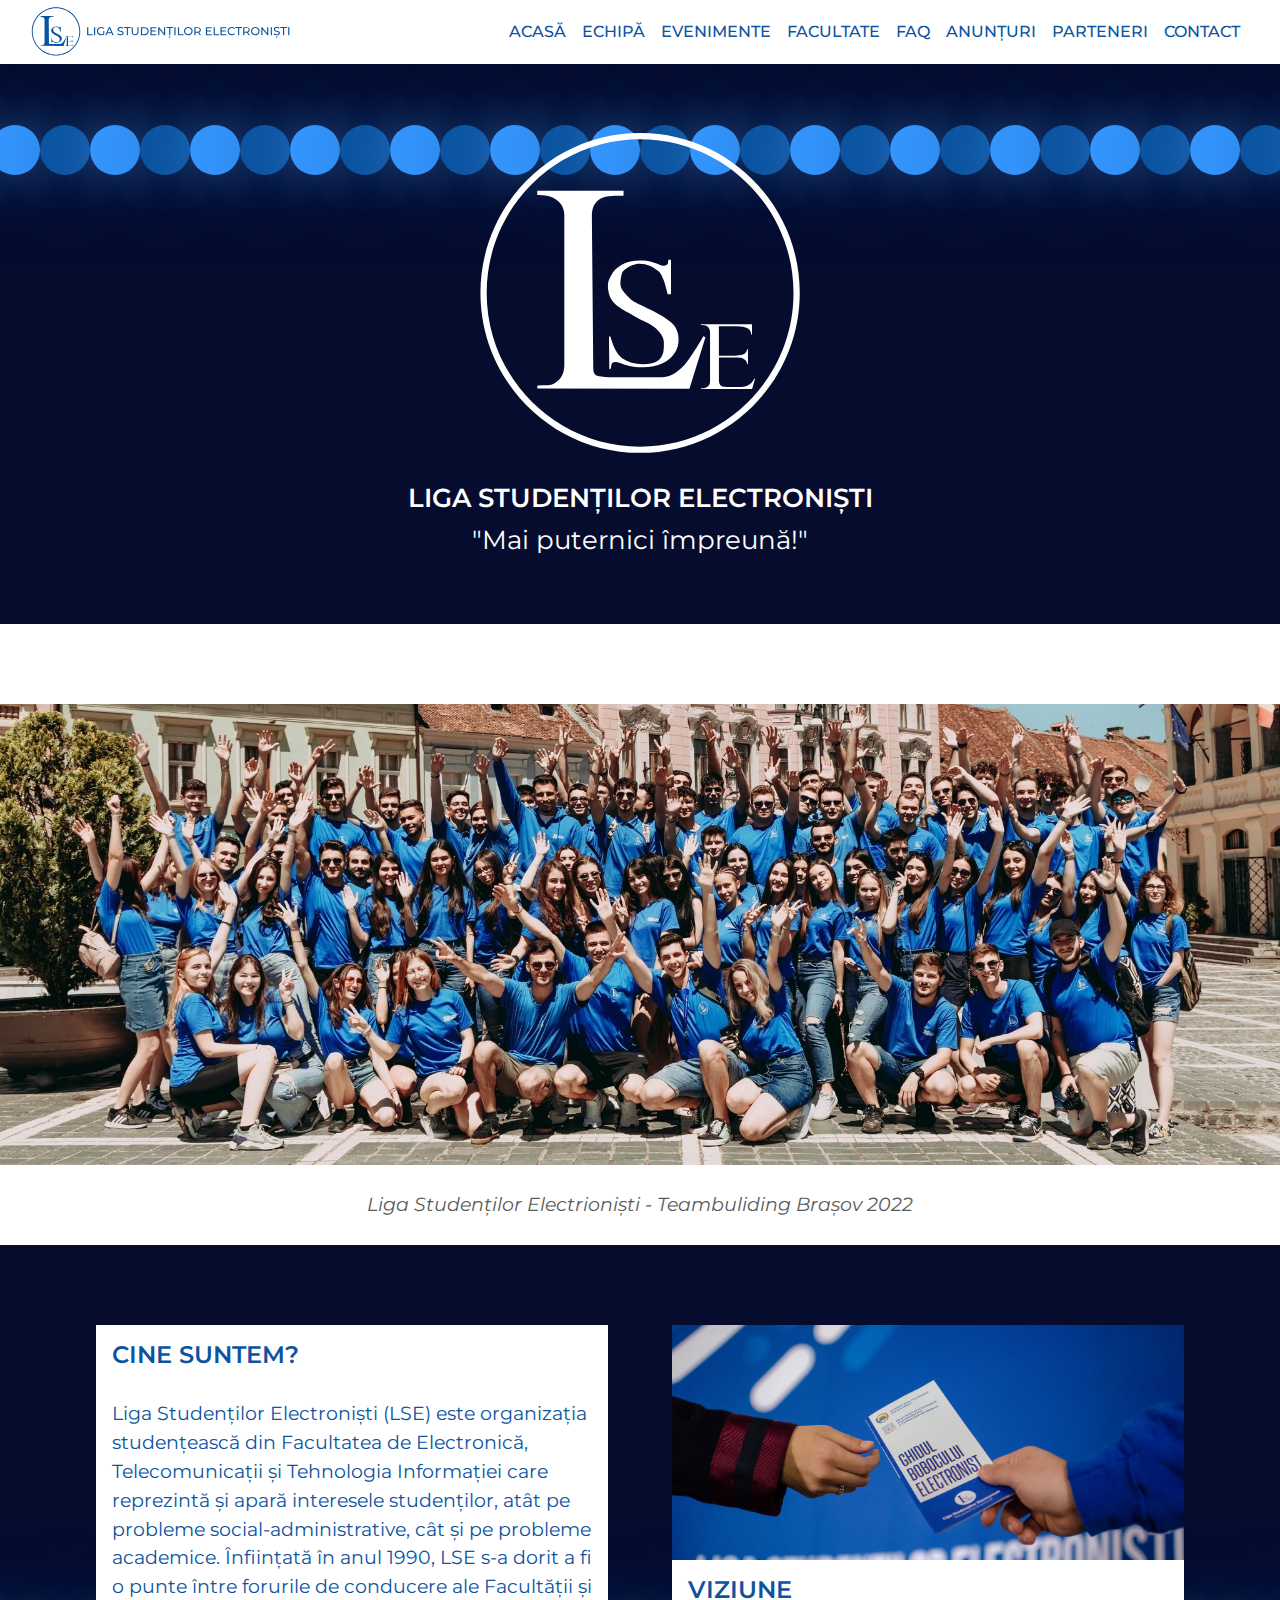
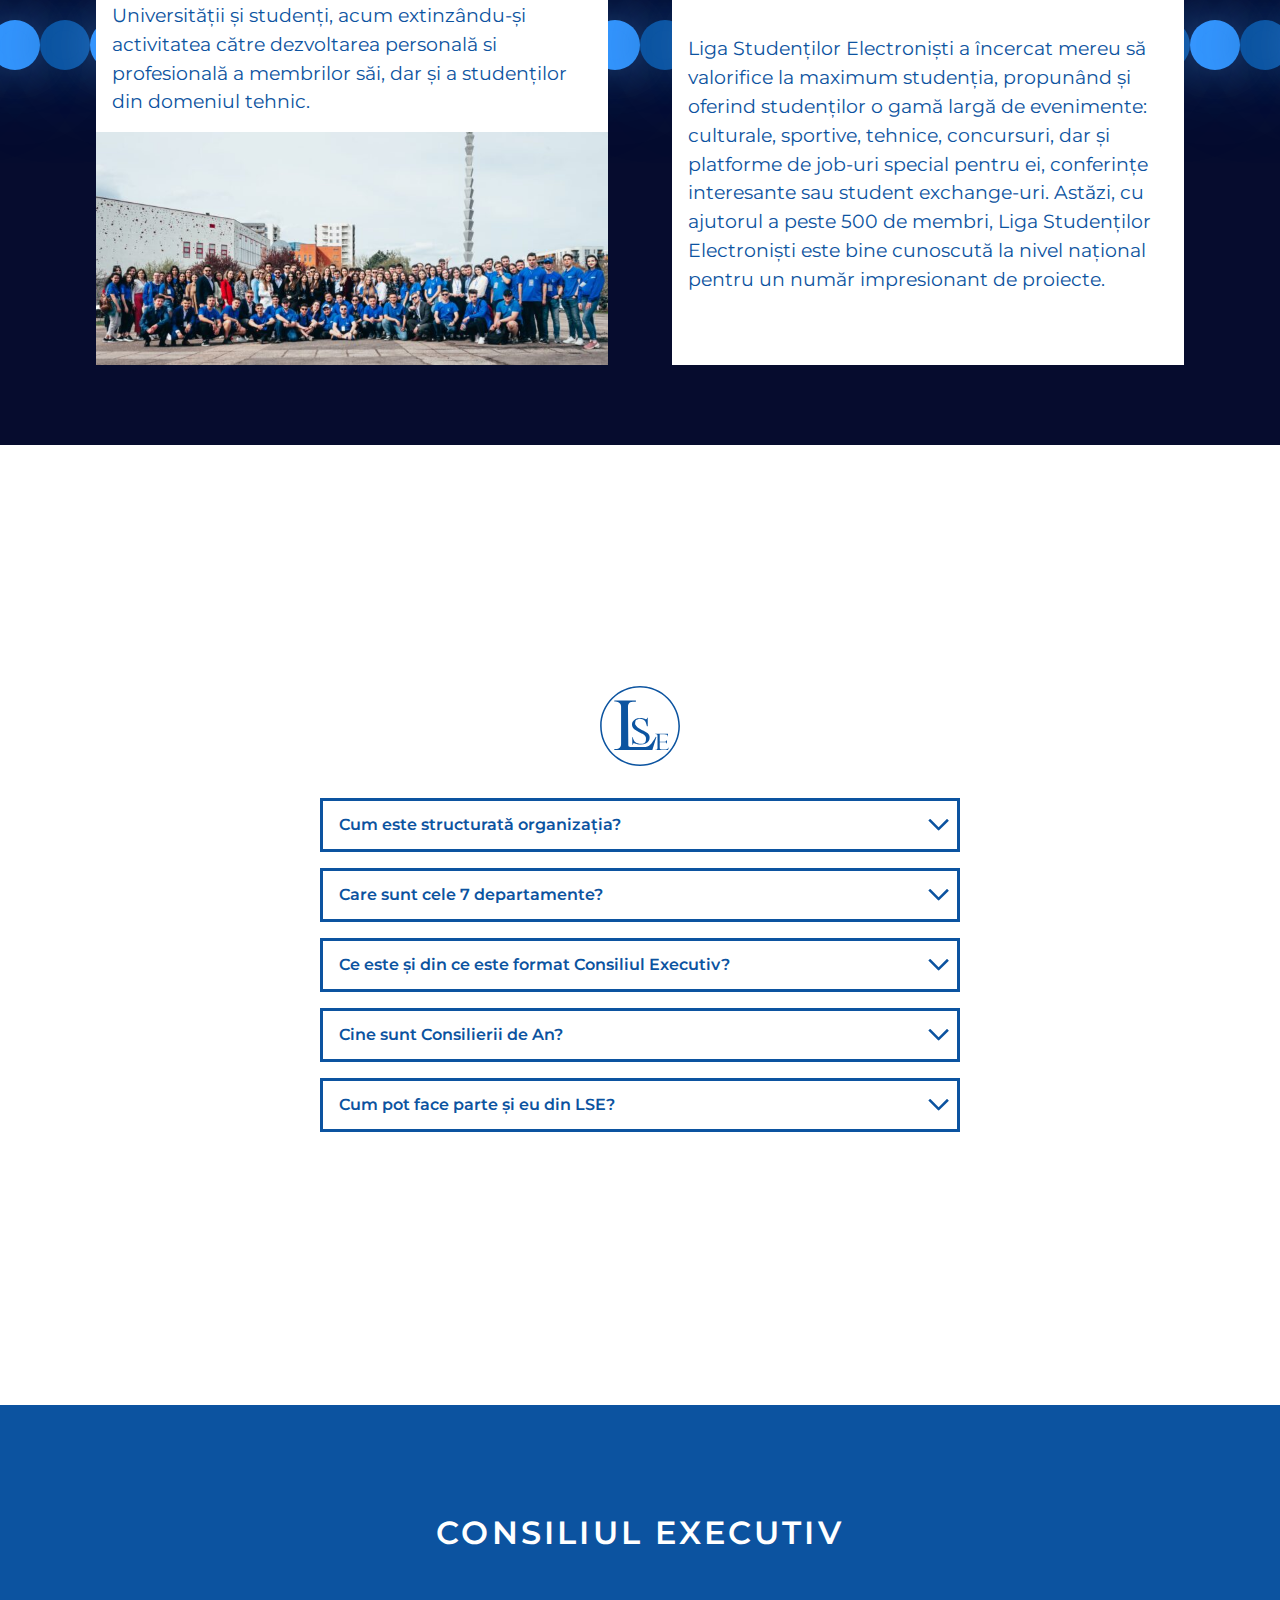
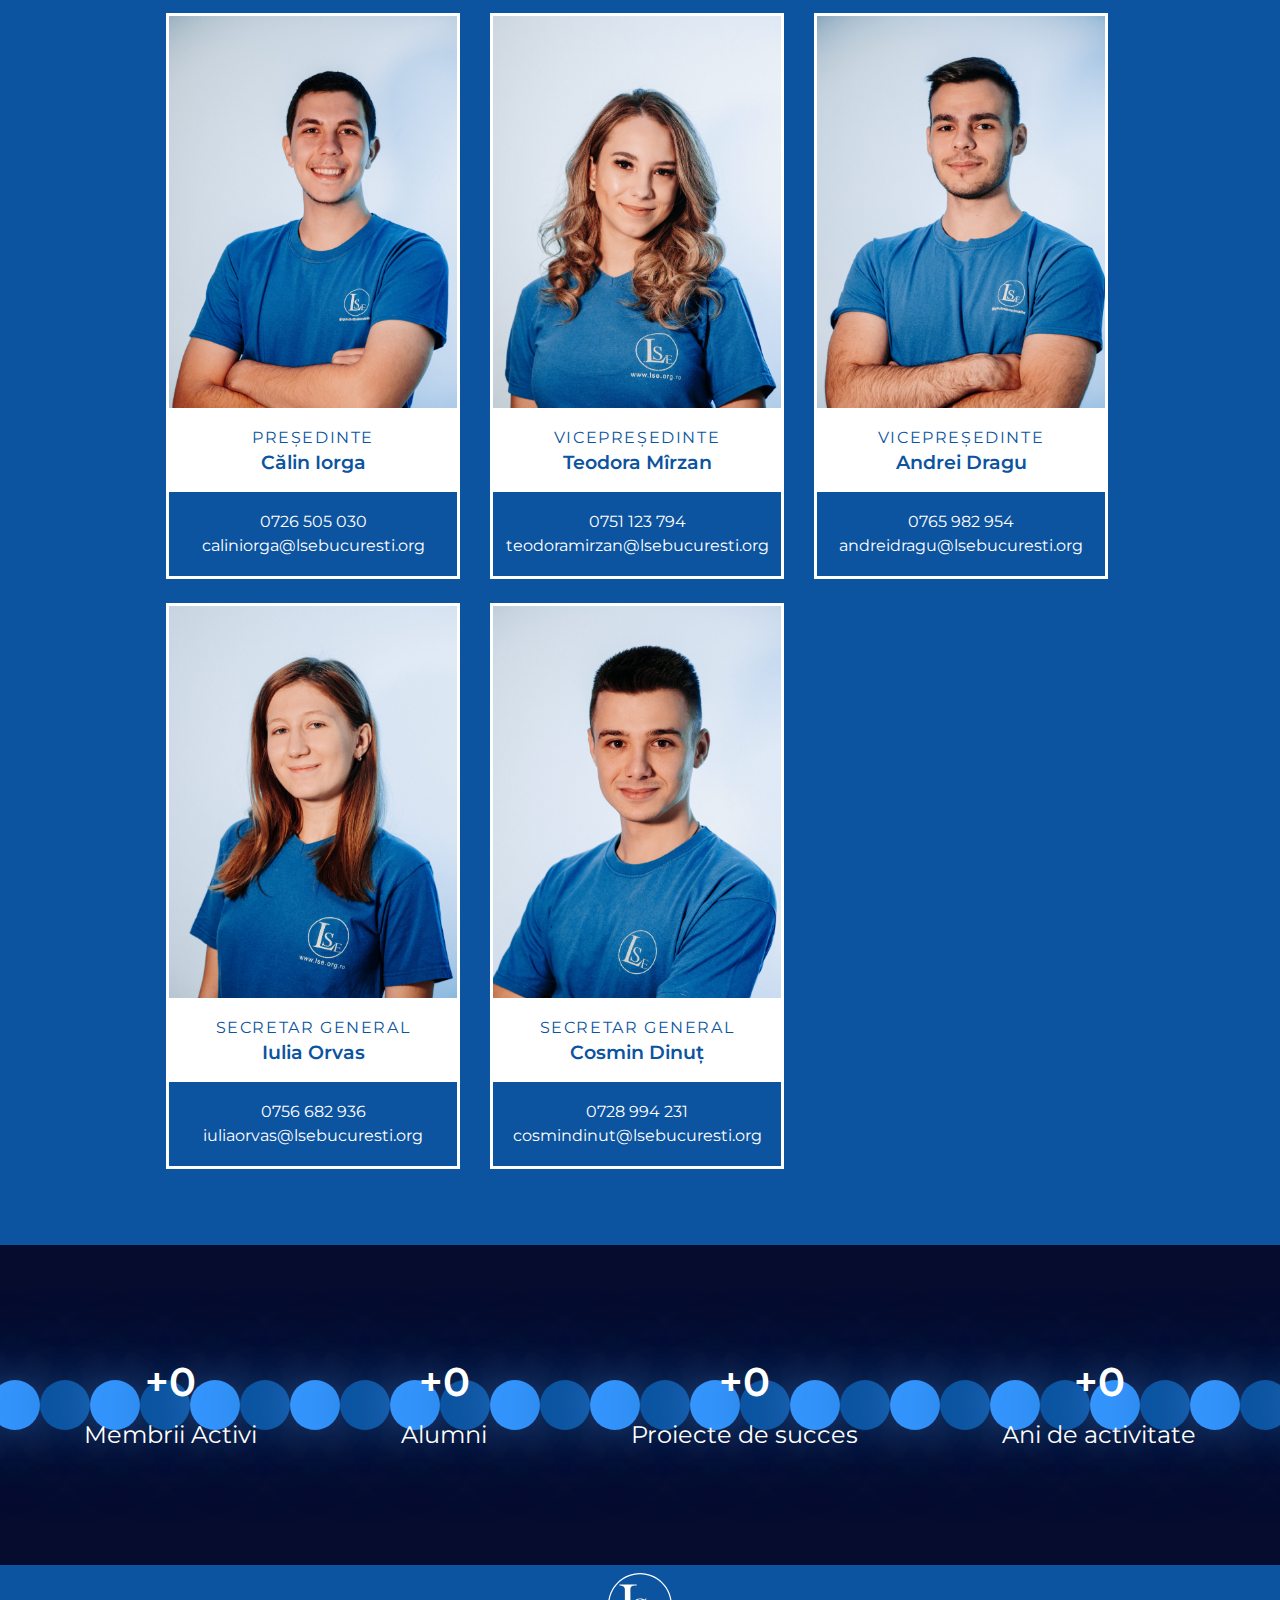
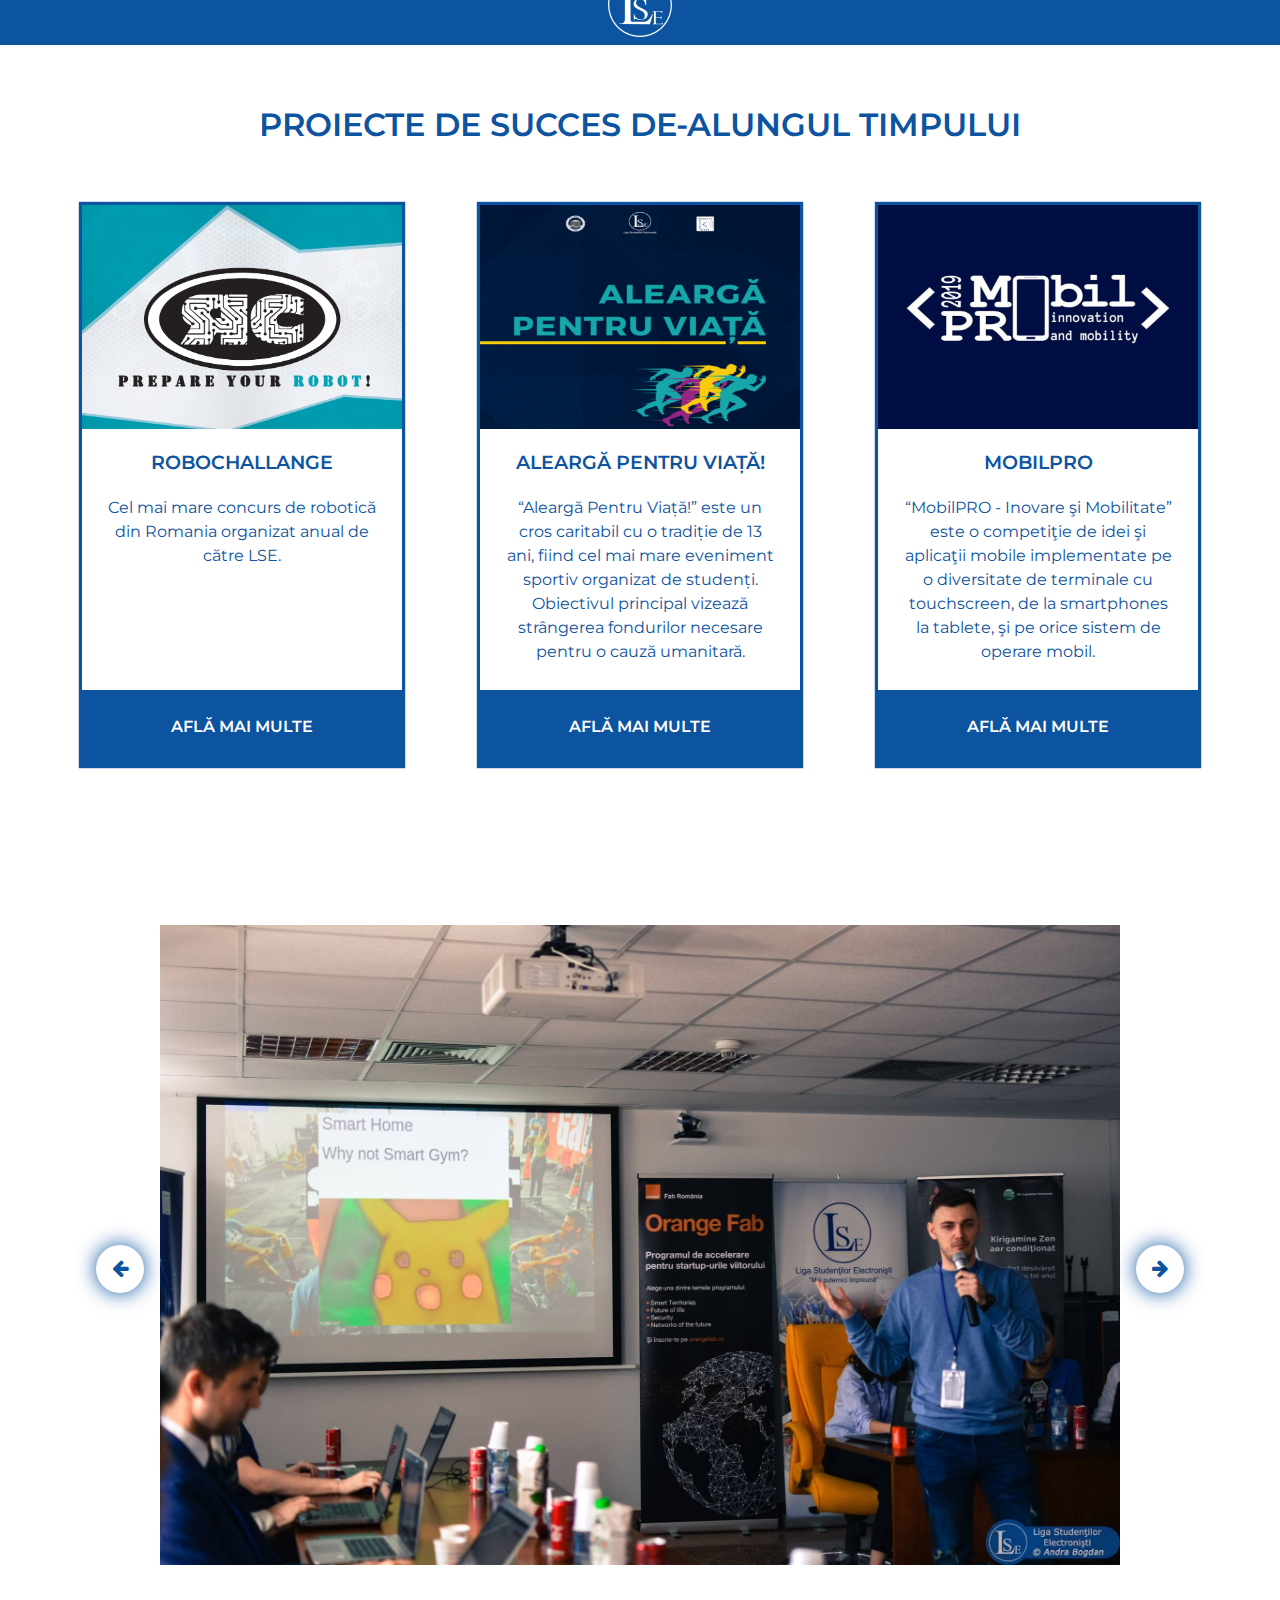
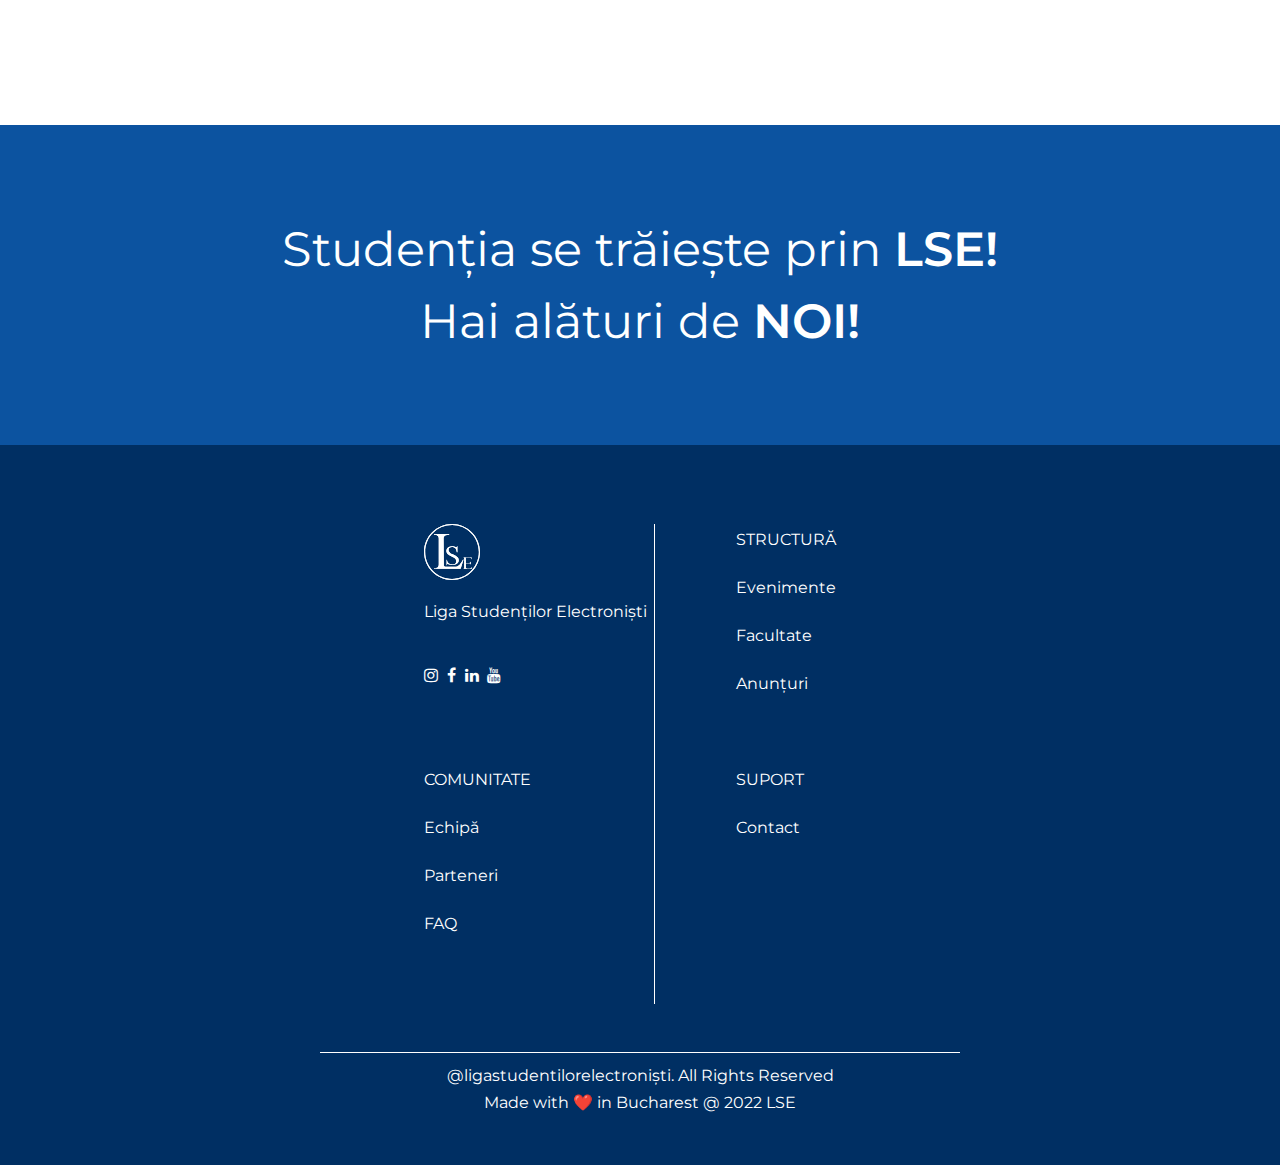
<file: files_html/index.html>
<!DOCTYPE html>

<html>
    <head>
        <meta charset="utf-8">
        <meta http-equiv="X-UA-Compatible" content="IE=edge">
        <title>Liga Studenților Electroniști - "Mai puternici împreună!"</title>
        <meta name="author" content = "Ligia Stundenților Electroniști">
        <meta name="description" content="Site-ul official al Ligii Stundenților Electroniști. Află tot ce trebuie sa știi despre organizația noastră! Cladește-ți amintiri de neuitat. Mai puternici împreună!">
        <meta name="viewport" content="width=device-width, initial-scale=1">

        <link rel="shortcut icon" href="../Design/tabLogo.svg">
        <link rel="apple-touch-icon" href="../Design/tabLogo.svg">

        <link rel="stylesheet" href="../files_css/reset.css"> <!-- reset -->
        <link rel="stylesheet" href="../files_css/generalStyle.css"> <!-- generalStyle.css -->
        <link rel="stylesheet" href="../files_css/acasa.css"> <!-- acasa.css -->
        <link rel="stylesheet" href="https://cdnjs.cloudflare.com/ajax/libs/font-awesome/4.7.0/css/font-awesome.min.css"> <!-- font-awesome icons-->
    </head>

    <body>
        <!--Scroll to top button-->

        <button class = "buttonScrollToTop">
            <i class = "fa fa-arrow-up"></i>
        </button>

        <!-- navigation bar-->
        
        <!-- Desktop Navigation -->

        <div class="navigationBar">
            <div class="leftNav">
            <a href="../files_html/index.html">
                <div class="navLogo">
                </div>
            </a>
            </div>

            <div class="rightNav">
                <input type="checkbox" class = "toggle-menu" id = "mobileCheck">
                
                <label for="mobileCheck">
                    <div class="hamburgerWrapper">
                        <div class="hamburger"></div>
                    </div>
                </label>
            
                <ul class = "navList">
                    <li><a href = "../files_html/index.html">ACASĂ</a></li>
                    <li><a href = "../files_html/echipa.html">ECHIPĂ</a></li>
                    <li><a href = "../files_html/evenimente.html">EVENIMENTE</a></li>
                    <li><a href = "../files_html/facultate.html">FACULTATE</a></li>
                    <li><a href = "../files_html/faq.html">FAQ</a></li>
                    <li><a href = "../files_html/anunturi.html">ANUNȚURI</a></li>
                    <li><a href = "../files_html/parteneri.html">PARTENERI</a></li>
                    <li><a href = "../files_html/contact.html">CONTACT</a></li>
                </ul>
            </div>
        </div>

        <div class="mainHeader section">
            <div class="bubbles">
                <span style = "--i:11;"></span>
                <span style = "--i:12;"></span>
                <span style = "--i:24;"></span>
                <span style = "--i:10;"></span>
                <span style = "--i:14;"></span>
                <span style = "--i:23;"></span>
                <span style = "--i:18;"></span>
                <span style = "--i:16;"></span>
                <span style = "--i:19;"></span>
                <span style = "--i:20;"></span>
                <span style = "--i:22;"></span>
                <span style = "--i:25;"></span>
                <span style = "--i:18;"></span>
                <span style = "--i:21;"></span>
                <span style = "--i:15;"></span>
                <span style = "--i:13;"></span>
                <span style = "--i:26;"></span>
                <span style = "--i:17;"></span>
                <span style = "--i:13;"></span>
                <span style = "--i:20;"></span>
                <span style = "--i:19;"></span>
                <span style = "--i:20;"></span>
                <span style = "--i:22;"></span>
                <span style = "--i:25;"></span>
                <span style = "--i:18;"></span>
                <span style = "--i:21;"></span>
                <span style = "--i:15;"></span>
                <span style = "--i:13;"></span>
                <span style = "--i:26;"></span>
                <span style = "--i:17;"></span>
                <span style = "--i:13;"></span>
                <span style = "--i:20;"></span>
                <span style = "--i:19;"></span>
                <span style = "--i:20;"></span>
                <span style = "--i:22;"></span>
                <span style = "--i:25;"></span>
                <span style = "--i:18;"></span>
                <span style = "--i:21;"></span>
                <span style = "--i:15;"></span>
                <span style = "--i:13;"></span>
                <span style = "--i:26;"></span>
                <span style = "--i:17;"></span>
                <span style = "--i:13;"></span>
                <span style = "--i:20;"></span>
            </div>
            
            <div class="mainHeaderLogo">
            </div>
            
            <h1 class = "mainTitle">LIGA STUDENȚILOR ELECTRONIȘTI</h1>
            <p class = "animate-text" id = "animate-text">
                <span>"Mai puternici împreună!"</span>
                <span>"Amintiri de neuitat!"</span>
                <span>"Proiecte de succes!"</span>
            </p>
        </div>

        <!-- divider -->
        <div class="whiteDivider ">
            <p class="mobileP">Bun Venit!</p>
        </div>

        <div class="teamBuilding">
        </div>

        <!-- divider -->
        <div class="whiteDivider desktopDivider">
            <h3 class = "whiteDividerHeading desktopDividerHeading">Liga Studenților Electrioniști - Teambuliding Brașov 2022</h3>
            <h3 class = "mobileDividerHeading">LSE - Teambuliding Brașov 2022</h3>
        </div>

        <div class="information section">
            <div class="bubbles" id = "infoBubbles">
                <span style = "--i:11;"></span>
                <span style = "--i:12;"></span>
                <span style = "--i:24;"></span>
                <span style = "--i:10;"></span>
                <span style = "--i:14;"></span>
                <span style = "--i:23;"></span>
                <span style = "--i:18;"></span>
                <span style = "--i:16;"></span>
                <span style = "--i:19;"></span>
                <span style = "--i:20;"></span>
                <span style = "--i:22;"></span>
                <span style = "--i:25;"></span>
                <span style = "--i:18;"></span>
                <span style = "--i:21;"></span>
                <span style = "--i:15;"></span>
                <span style = "--i:13;"></span>
                <span style = "--i:26;"></span>
                <span style = "--i:17;"></span>
                <span style = "--i:13;"></span>
                <span style = "--i:20;"></span>
                <span style = "--i:19;"></span>
                <span style = "--i:20;"></span>
                <span style = "--i:22;"></span>
                <span style = "--i:25;"></span>
                <span style = "--i:18;"></span>
                <span style = "--i:21;"></span>
                <span style = "--i:15;"></span>
                <span style = "--i:13;"></span>
                <span style = "--i:26;"></span>
                <span style = "--i:17;"></span>
                <span style = "--i:13;"></span>
                <span style = "--i:20;"></span>
                <span style = "--i:19;"></span>
                <span style = "--i:20;"></span>
                <span style = "--i:22;"></span>
                <span style = "--i:25;"></span>
                <span style = "--i:18;"></span>
                <span style = "--i:21;"></span>
                <span style = "--i:15;"></span>
                <span style = "--i:13;"></span>
                <span style = "--i:26;"></span>
                <span style = "--i:17;"></span>
                <span style = "--i:13;"></span>
                <span style = "--i:20;"></span>
            </div>

            <div class="card" id = "firstCard">
                <div class="cardTextContainer" id = "firstCardTextContainer">
                    <p class = "cardText">
                        <span class = "cardTitle">CINE SUNTEM?</span>
                        <br><br>
                        <span class = "cardDescription">
                        Liga Studenților Electroniști (LSE) este organizația studențească din 
                        Facultatea de Electronică, Telecomunicații și Tehnologia Informației 
                        care reprezintă și apară interesele studenților, atât pe probleme 
                        social-administrative, cât și pe probleme academice. 
                        <span class = "card1ReadMore"><a href = "echipa.html">Cunoaște Echipa!</a></span>
                            <span class = "more">Înființată în anul 1990, LSE s-a dorit a fi o punte între forurile de conducere ale Facultății 
                            și Universității și studenți, acum extinzându-și activitatea către 
                            dezvoltarea personală si profesională a membrilor săi, dar și a studenților 
                            din domeniul tehnic. 
                            </span>
                    </span>
                    </p>
                </div>
                <div class="cardImage" id = "firstCardImage">
                </div>
            </div>

            <div class="card" id = "secondCard">
                <div class="cardImage" id = "secondCardImage">
                </div>
                <div class="cardTextContainer" id = "secondCardTextContainer">
                    <p class = "cardText">
                        <span class = "cardTitle">VIZIUNE</span>
                        <br><br>
                        <span class = "cardDescription">
                        Liga Studenților Electroniști a încercat mereu să valorifice la maximum 
                        studenția, propunând și oferind studenților o gamă largă de evenimente: 
                        culturale, sportive, tehnice, concursuri, dar și platforme de job-uri special 
                        pentru ei, conferințe interesante sau student exchange-uri. 
                        Astăzi, cu ajutorul a peste 500 de membri, Liga Studenților Electroniști  
                        este bine cunoscută la nivel național pentru un număr impresionant de 
                        proiecte.
                    </span>
                    </p>
                </div>
            </div>
        </div>

        <!-- Question slider section -->

        <div class="questionSection section" id = "questionSection">
            <div class="questionLogo">
            </div>

            <div class="accordion">
             
                    <!-- Question 1 -->
                <div>
                    <input type="radio" name="questionAccordion" id="question1" class = "accordionInput">
                    <label for="question1" class = "accordionLabel"> Cum este structurată organizația? </label>
                    <div class="accordionContent">
                        <p>Liga este împărțită în 7 departamente  acoperind o gamă largă de domenii, astfel încât 
                            fiecare voluntar să poată opta pentru cel/cele cu care se  identifică cel mai bine. 
                            Cordoonatorii acestor departamente fac parte din Consiliul Director, alături de consilierii 
                            de an și membrii Consiliului Executiv.
                        </p>
                    </div>
                </div>

                    <!-- Question 2 -->
                <div>
                    <input type="radio" name="questionAccordion" id="question2" class = "accordionInput">
                    <label for="question2" class = "accordionLabel"> Care sunt cele 7 departamente? </label>
                    <div class="accordionContent">
                        <ul>
                            <li><span class = "semibold">Departamentul Cultural</span> - ține studenții conectați cu lumea artei.</li>
                            <li><span class = "semibold">Departamentul Sportiv</span> - încurajează studenții să participe la activități fizice recreative.</li>
                            <li><span class = "semibold">Departamentul Media</span> - are grijă ca toate momentele frumoase să fie surprinse pe cameră și dau 
                                culoare evenimentelor prin design grafic. Totodată, se ocupă de promovarea activităților 
                                Ligii în mediul online.</li>
                            <li><span class = "semibold">Departamentul Youth Development Department</span>- ajută studenții să descopere lumea și să se dezvolte 
                                personal prin programe naționale și internaționale de tip Erasmus+ precum Comm101, WASAP și altele.</li>
                            <li><span class = "semibold">Departamentul IT</span> - sunt maeștrii programării și se ocupă de mentenanța site-urilor ce aparțin proiectelor Ligii.</li>
                            <li><span class = "semibold">Departamentul de Logistică</span>- sunt forța ce pune în mișcare fiecare eveniment</li>
                            <li><span class = "semibold">Departamentul Învățământ</span> - sunt cei care nu lasă educația deoparte și expun mereu partea distractivă a ei.</li>
                        </ul>
                    </div>
                </div>

                    <!-- Question 3 -->

                <div>
                    <input type="radio" name="questionAccordion" id="question3" class = "accordionInput">
                    <label for="question3" class = "accordionLabel"> Ce este și din ce este format Consiliul Executiv? </label>
                    <div class="accordionContent">
                        <p>Consiliul Executiv reprezintă principala structură de conducere a Ligii Studenților Electroniști și este 
                            format din Președinte, doi Vicepreședinți și doi Secretari Generali.</p>
                    </div>
                </div>

                    <!-- Question 4 -->

                <div>
                    <input type="radio" name="questionAccordion" id="question4" class = "accordionInput">
                    <label for="question4" class = "accordionLabel"> Cine sunt Consilierii de An? </label>
                    <div class="accordionContent">
                        <p>Consilierii de an sunt vocile studenților în fața profesorilor și au grijă întodeauna 
                            ca opiniile noastre să fie luate în considerare. Ei sunt legătura principală dintre 
                            studenți și profesori. Pentru consilieri se fac alegeri la începutul fiecărui an 
                            universitar, așa că te așteptăm să ni te alături!
                        </p>
                    </div>
                </div>
                    <!-- Question 5 -->
                <div>
                    <input type="radio" name="questionAccordion" id="question5" class = "accordionInput">
                    <label for="question5" class = "accordionLabel"> Cum pot face parte și eu din LSE? </label>
                    <div class="accordionContent">
                        <p>Pentru a face parte din LSE este necesară doar implicarea voastră în departamentele și 
                            evenimetele ligii, iar pentru a fi la curent cu activitatea noastră, urmăriți-ne pe 
                            platformele de mai jos.
                        </p>
                    </div>
                </div>
            </div>
        </div>
        <div class="consiliulSection">
            <h1 class = "consilulTitle">CONSILIUL EXECUTIV</h1>

        <div class="consiliulCardsFlexWrapper">

            <!-- Calin Iorga -->

            <div class="portraitWrapper">
                <div class="portraitImageWrapper">
                    <img class = "portraitImage" src="../pics/pics_echipa/pics_portraits/portrait_calin_iorga.jpg" alt="">
                </div>

                <div class="nameSection">
                    <h2 class = "profession">PREȘEDINTE</h2>
                    <h2 class = "consiliulName">Călin Iorga</h2>
                </div>
                
                <div class="contactInfo">
                    <h2 class = "consiliulPhoneNumber">0726 505 030</h2>
                    <h2 class = "consiliulEmail">caliniorga@lsebucuresti.org</h2> 
                </div>
            </div>

            <!-- Teodora Mirzan -->

            <div class="portraitWrapper">
                <div class="portraitImageWrapper">
                    <img class = "portraitImage" src="../pics/pics_echipa/pics_portraits/portrait_teodora_mirzan.jpg" alt="">
                </div>

                <div class="nameSection">
                    <h2 class = "profession">VICEPREȘEDINTE</h2>
                    <h2 class = "consiliulName">Teodora Mîrzan</h2>
                </div>
                
                <div class="contactInfo">
                    <h2 class = "consiliulPhoneNumber">0751 123 794</h2>
                    <h2 class = "consiliulEmail">teodoramirzan@lsebucuresti.org</h2> 
                </div>
            </div>

             <!-- Andrei Dragu -->

             <div class="portraitWrapper">
                <div class="portraitImageWrapper">
                    <img class = "portraitImage" src="../pics/pics_echipa/pics_portraits/portrait_andrei_dragu.jpg" alt="">
                </div>

                <div class="nameSection">
                    <h2 class = "profession">VICEPREȘEDINTE</h2>
                    <h2 class = "consiliulName">Andrei Dragu</h2>
                </div>
                
                <div class="contactInfo">
                    <h2 class = "consiliulPhoneNumber">0765 982 954</h2>
                    <h2 class = "consiliulEmail">andreidragu@lsebucuresti.org</h2> 
                </div>
            </div>

            <!-- Iulia Orvas -->

            <div class="portraitWrapper">
                <div class="portraitImageWrapper">
                    <img class = "portraitImage" src="../pics/pics_echipa/pics_portraits/portrait_iulia_orvas.jpg" alt="">
                </div>

                <div class="nameSection">
                    <h2 class = "profession">SECRETAR GENERAL</h2>
                    <h2 class = "consiliulName">Iulia Orvas</h2>
                </div>
                
                <div class="contactInfo">
                    <h2 class = "consiliulPhoneNumber">0756 682 936</h2>
                    <h2 class = "consiliulEmail">iuliaorvas@lsebucuresti.org</h2> 
                </div>
            </div>

            <!-- Cosmin Dinuț -->

            <div class="portraitWrapper">
                <div class="portraitImageWrapper">
                    <img class = "portraitImage" src="../pics/pics_echipa/pics_portraits/portrait_cosmin_dinut.jpg" alt="">
                </div>

                <div class="nameSection">
                    <h2 class = "profession">SECRETAR GENERAL</h2>
                    <h2 class = "consiliulName">Cosmin Dinuț</h2>
                </div>
                
                <div class="contactInfo">
                    <h2 class = "consiliulPhoneNumber">0728 994 231</h2>
                    <h2 class = "consiliulEmail">cosmindinut@lsebucuresti.org</h2> 
                </div>
            </div>

        </div>
    </div>

        <!-- numbersSection -->
        
        <div class="numbersSection section">
            <div class="bubbles" id = "numbersBubbles">
                <span style = "--i:11;"></span>
                <span style = "--i:12;"></span>
                <span style = "--i:24;"></span>
                <span style = "--i:10;"></span>
                <span style = "--i:14;"></span>
                <span style = "--i:23;"></span>
                <span style = "--i:18;"></span>
                <span style = "--i:16;"></span>
                <span style = "--i:19;"></span>
                <span style = "--i:20;"></span>
                <span style = "--i:22;"></span>
                <span style = "--i:25;"></span>
                <span style = "--i:18;"></span>
                <span style = "--i:21;"></span>
                <span style = "--i:15;"></span>
                <span style = "--i:13;"></span>
                <span style = "--i:26;"></span>
                <span style = "--i:17;"></span>
                <span style = "--i:13;"></span>
                <span style = "--i:20;"></span>
                <span style = "--i:19;"></span>
                <span style = "--i:20;"></span>
                <span style = "--i:22;"></span>
                <span style = "--i:25;"></span>
                <span style = "--i:18;"></span>
                <span style = "--i:21;"></span>
                <span style = "--i:15;"></span>
                <span style = "--i:13;"></span>
                <span style = "--i:26;"></span>
                <span style = "--i:17;"></span>
                <span style = "--i:13;"></span>
                <span style = "--i:20;"></span>
                <span style = "--i:19;"></span>
                <span style = "--i:20;"></span>
                <span style = "--i:22;"></span>
                <span style = "--i:25;"></span>
                <span style = "--i:18;"></span>
                <span style = "--i:21;"></span>
                <span style = "--i:15;"></span>
                <span style = "--i:13;"></span>
                <span style = "--i:26;"></span>
                <span style = "--i:17;"></span>
                <span style = "--i:13;"></span>
                <span style = "--i:20;"></span>
            </div>
            <div class="numbersFlexWrapper">
            <!--Active Members-->

            <div class="activeMembers numbersFlex">
                <h1 class = "numbersTitle" id = "activeTitle">+<span class = "counter" data-target = "500">0</span></h1>
                <h2 class = "numbersSubTitle">Membrii Activi</h2>
            </div>

            <!-- Alumni  -->

            <div class="alumni numbersFlex">
                <h1 class = "numbersTitle" id = "alumniTitle">+<span class = "counter" data-target = "2000">0</span></h1>
                <h2 class = "numbersSubTitle">Alumni</h2>
            </div>

            <!-- Success Projects  -->

            <div class="successProjects numbersFlex">
                <h1 class = "numbersTitle" id = "successProjectsTitle">+<span class = "counter" data-target = "100">0</span></h1>
                <h2 class = "numbersSubTitle">Proiecte de succes</h2>
            </div>

            <!-- Activity Years  -->

            <div class="activityYears numbersFlex">
                <h1 class = "numbersTitle" id = "successProjectsTitle">+<span class = "counter" data-target = "30">0</span></h1>
                <h2 class = "numbersSubTitle">Ani de activitate</h2>
            </div>

        </div>
    </div>

        <!-- divider blue -->
        <div class="whiteDivider bluetype">
            <div class="dividerLogo"></div>
        </div>

        <!-- success projects section -->

        <div class = "successSection">
            <h1 class="successTitle desktopSucTitle">PROIECTE DE SUCCES DE-ALUNGUL TIMPULUI</h1>
            <h1 class="successTitle mobileSucTitle">PROIECTE DE SUCCES <br>DE-ALUNGUL TIMPULUI</h1>
            <div class="flexWrapper">
                <div class="successWrapper">
    
                <!-- RoboChallange -->
        
                <div class="successCard" id = "roboChallangeCard">
                    <div class="successImageWrapper" id = "roboChallangeImg">
                    </div>
                    <div class="cardContent">
                        <div class="cardTitleWrapper">
                             <div class="successCardTitle">ROBOCHALLANGE</div>
                    </div>
                    <div class="cardDescriptionWrapper">
                        <p class = "successCardDescription"> 
                            Cel mai mare concurs de robotică din Romania organizat anual de către LSE.
                        </p>
                </div>
                </div>
                    <a target = "_blank" href = "http://www.robochallenge.ro/ro" class="successButton" id = "angajatoriDeTopButton"> 
                        <p class = "successButtonText">AFLĂ MAI MULTE</p>
                    </a>
                </div>
    
                <!-- APV -->
        
                <div class="successCard" id  = "aleargaPentruViataCard">
                    <div class="successImageWrapper" id = "aleargaPentruViataImg">
                    </div>
                    <div class="cardContent">
                        <div class="cardTitleWrapper">
                             <div class="successCardTitle">ALEARGĂ PENTRU VIAȚĂ!</div>
                    </div>
                    <div class="cardDescriptionWrapper">
                        <p class = "successCardDescription">
                            “Aleargă Pentru Viață!” este un cros caritabil cu o tradiție de 13 ani, fiind cel mai mare eveniment 
                            sportiv organizat de studenți. Obiectivul principal vizează strângerea fondurilor necesare pentru o 
                            cauză umanitară. 
                        </p> 
                    </div>
                </div>
                    <a target = "_blank" href = "https://www.facebook.com/AleargaPentruViata/" class="successButton" id = "anuntCazariButton"> 
                        <p class = "successButtonText">AFLĂ MAI MULTE</p>
                    </a>
                </div>
    
                <!-- MobilPRO -->
        
                <div class="successCard" id = "moiblProCard">
                    <div class="successImageWrapper" id = "moiblProImg">
                    </div>
                    <div class="cardContent">
                        <div class="cardTitleWrapper">
                            <div class="successCardTitle">MOBILPRO</div>
                        </div>
                        <div class="cardDescriptionWrapper">
                            <p class = "successCardDescription"> 
                                “MobilPRO - Inovare şi Mobilitate” este o competiţie de idei şi aplicaţii mobile implementate pe o 
                                diversitate de terminale cu touchscreen, de la smartphones la tablete, şi pe orice sistem de operare mobil.
                            </p>
                        </div>
                    </div>
                        <a target = "_blank" href = "https://www.facebook.com/mobilproetti/?ref=page_internal" class="successButton" id = "inscrieriRoboButton">
                            <p class = "successButtonText">AFLĂ MAI MULTE</p>
                        </a>
                    </div>
                </div>
            </div>
        </div>

        <!--image slider-->
        <div class="imageSliderSection">
            <div class="image-slider-wrapper">
            <div class="image-slider">
                <div class="arrow-left">
                    <i class="fa fa-arrow-left"></i>
                </div>
                <div class="arrow-right">
                    <i class="fa fa-arrow-right"></i>
                </div>
            </div>
        </div>
    </div>

    <!-- divider -->
    <div class="whiteDivider" id = "bigDivider"></div>

    <!-- Another Quote Section -->

    <div class="studentiaSection">
        <h1>Studenția se trăiește prin <span class = "semibold">LSE!</span></h1>
        <h1>Hai alături de <span class = "semibold">NOI!</span></h1>
    </div>

    <!-- divider -->

    <!-- footer section -->

    <div class="footer">
        <div class="footerGridWrapper">

            <div class="gridBox" id = "gridBox1">
                <div class="dividerLogo" id = "footerLogo">
                    <a href = "index.html"><div class="dividerLogo" id = "footerLogo"></div></a>
                </div>
                
                <div class="socialLinks">
                    <p class = "ligaTextFooter">Liga Studenților Electroniști</p><br>
                    <a href="https://www.instagram.com/ligastudentilorelectronistilse/?hl=en" class="fa fa-instagram"></a>  
                    <a href="https://www.facebook.com/lseorgro/" class="fa fa-facebook"></a>  
                    <a href="https://www.linkedin.com/company/ligastudentilorelectronisti/?viewAsMember=true" class="fa fa-linkedin"></a>
                    <a href="https://www.youtube.com/user/lsebucuresti" class="fa fa-youtube"></a>   
                </div>
            </div>

            <div class="gridBox" id = "gridBox2">
                <h1 class = "gridBoxHeading">STRUCTURĂ</h1>
                <p><a href = "evenimente.html">Evenimente</a></p>
                <p><a href = "facultate.html">Facultate</a></p>
                <p><a href = "anunturi.html">Anunțuri</a></p>
            </div>

            <div class="gridBox" id = "gridBox3">
                <h1 class = "gridBoxHeading">COMUNITATE</h1>
                <p><a href = "echipa.html">Echipă</a></p>
                <p><a href = "parteneri.html">Parteneri</a></p>
                <p><a href = "faq.html">FAQ</a></p>
            </div>
            <div class="gridBox" id = "gridBox4">
                <h1 class = "gridBoxHeading">SUPORT</h1>
                <p><a href = "contact.html">Contact</a></p>
            </div>
        </div>

        <div class="rightsBar">
            <div class="leftSideText">
                <p class = "footerLeftText">@ligastudentilorelectroniști. All Rights Reserved</p>
            </div>
            <div class="rightSideText">
                <p class = "footerRightText">Made with ❤️ in Bucharest @ 2022 LSE</p>
            </div>
        </div>

    </div>

        <!-- script execution-->

        <script src = "../files_js/acasa.js"></script>
        <script src = "../files_js/scrollToTop.js"></script>

    </body>
</html>
</file>
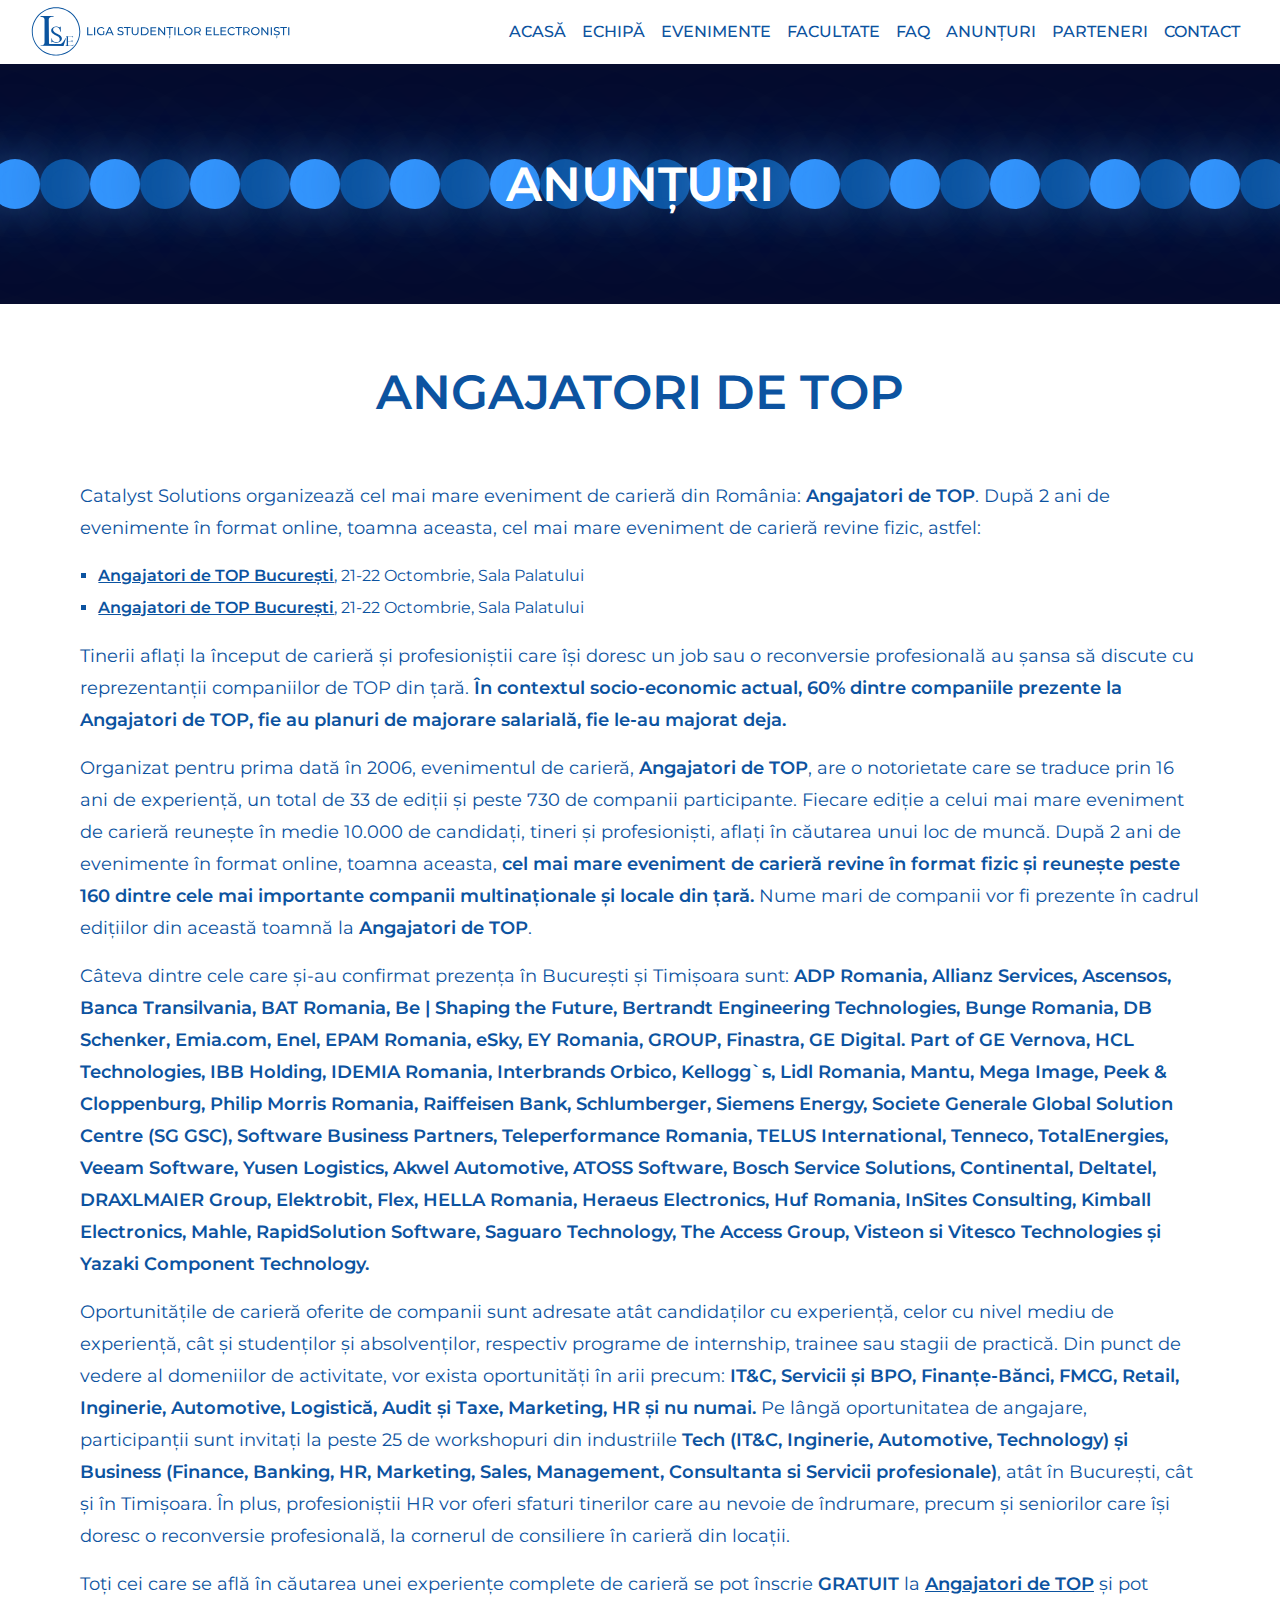
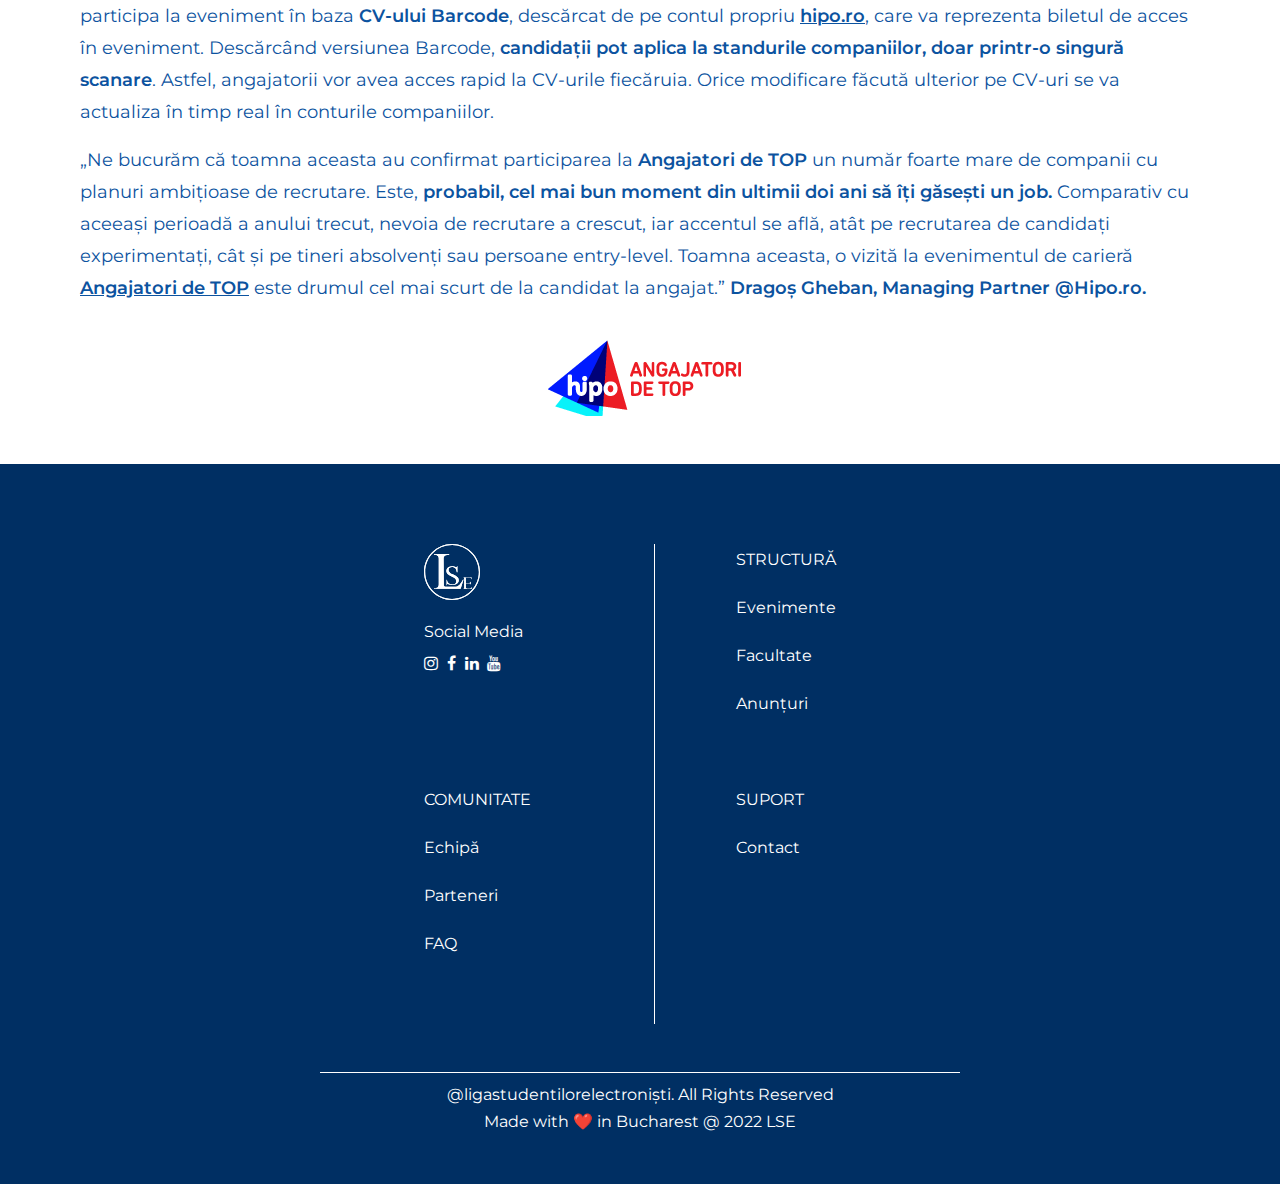
<file: files_html/angajatoriDeTop.html>
<!DOCTYPE html>

<html>
    <head>
        <meta charset="utf-8">
        <meta http-equiv="X-UA-Compatible" content="IE=edge">
        <title>Angajatori De Top - Liga Studenților Electroniști</title>
        <meta name="author" content = "Ligia Stundenților Electroniști">
        <meta name="description" content="Site-ul official al Ligii Stundenților Electroniști. Află tot ce trebuie sa știi despre organizația noastră! Cladește-ți amintiri de neuitat. Mai puternici împreună!">
        <meta name="viewport" content="width=device-width, initial-scale=1">

        <link rel="shortcut icon" href="../Design/tabLogo.svg">
        <link rel="apple-touch-icon" href="../Design/tabLogo.svg">

        <link rel="stylesheet" href="../files_css/reset.css"> <!-- reset -->
        <link rel="stylesheet" href="../files_css/generalStyle.css"> <!-- generalStyle.css -->
        <link rel="stylesheet" href="../files_css/angajatoriDeTop.css"> <!-- acasa.css -->
        <link rel="stylesheet" href="https://cdnjs.cloudflare.com/ajax/libs/font-awesome/4.7.0/css/font-awesome.min.css"> <!-- font-awesome icons-->
    </head>
    <body>

        <!--Scroll to top button-->

        <button class = "buttonScrollToTop">
            <i class = "fa fa-arrow-up"></i>
        </button>

        <!-- navigation bar-->
        
        <!-- Desktop Navigation -->

        <div class="navigationBar">
            <div class="leftNav">
            <a href="../files_html/index.html">
                <div class="navLogo">
                </div>
            </a>
            </div>

            <div class="rightNav">
                <input type="checkbox" class = "toggle-menu" id = "mobileCheck">
                
                <label for="mobileCheck">
                    <div class="hamburgerWrapper">
                        <div class="hamburger"></div>
                    </div>
                </label>
            
                <ul class = "navList">
                    <li><a href = "../files_html/index.html">ACASĂ</a></li>
                    <li><a href = "../files_html/echipa.html">ECHIPĂ</a></li>
                    <li><a href = "../files_html/evenimente.html">EVENIMENTE</a></li>
                    <li><a href = "../files_html/facultate.html">FACULTATE</a></li>
                    <li><a href = "../files_html/faq.html">FAQ</a></li>
                    <li><a href = "../files_html/anunturi.html">ANUNȚURI</a></li>
                    <li><a href = "../files_html/parteneri.html">PARTENERI</a></li>
                    <li><a href = "../files_html/contact.html">CONTACT</a></li>
                </ul>
            </div>
        </div>

        <div class="teamHeader">
            <div class="bubbles" id = "infoBubbles">
                <span style = "--i:11;"></span>
                <span style = "--i:12;"></span>
                <span style = "--i:24;"></span>
                <span style = "--i:10;"></span>
                <span style = "--i:14;"></span>
                <span style = "--i:23;"></span>
                <span style = "--i:18;"></span>
                <span style = "--i:16;"></span>
                <span style = "--i:19;"></span>
                <span style = "--i:20;"></span>
                <span style = "--i:22;"></span>
                <span style = "--i:25;"></span>
                <span style = "--i:18;"></span>
                <span style = "--i:21;"></span>
                <span style = "--i:15;"></span>
                <span style = "--i:13;"></span>
                <span style = "--i:26;"></span>
                <span style = "--i:17;"></span>
                <span style = "--i:13;"></span>
                <span style = "--i:20;"></span>
                <span style = "--i:19;"></span>
                <span style = "--i:20;"></span>
                <span style = "--i:22;"></span>
                <span style = "--i:25;"></span>
                <span style = "--i:18;"></span>
                <span style = "--i:21;"></span>
                <span style = "--i:15;"></span>
                <span style = "--i:13;"></span>
                <span style = "--i:26;"></span>
                <span style = "--i:17;"></span>
                <span style = "--i:13;"></span>
                <span style = "--i:20;"></span>
                <span style = "--i:19;"></span>
                <span style = "--i:20;"></span>
                <span style = "--i:22;"></span>
                <span style = "--i:25;"></span>
                <span style = "--i:18;"></span>
                <span style = "--i:21;"></span>
                <span style = "--i:15;"></span>
                <span style = "--i:13;"></span>
                <span style = "--i:26;"></span>
                <span style = "--i:17;"></span>
                <span style = "--i:13;"></span>
                <span style = "--i:20;"></span>
            </div>
            <h1>ANUNȚURI</h1>
        </div>

        <!-- content Section -->

        <div class="angajatoriContentSection">
            <div class="contentWrapper">
                <h1 class = "angajatoriHeadTitle">
                    ANGAJATORI DE TOP
                </h1>

                <div class="angajatoriDescriptionContent">
                    <p class = "angajatoriDescription">
                        Catalyst Solutions organizează cel mai mare eveniment de carieră din România: <span class = "semibold">Angajatori de TOP</span>. 
                        După 2 ani de evenimente în format online, toamna aceasta, cel mai mare eveniment de carieră revine fizic, astfel: 
                    </p>
                        <ul class = "descriptionList">
                            <li><span class = "semibold">
                                <a class = "listLink" href = "https://www.hipo.ro/locuri-de-munca/locuri_de_munca/193026/Angajatori-de-TOP/Inscrie-te-la-Angajatori-de-TOP-Bucure%c8%99ti-21--22-Octombrie-2022?utm_campaign=adtB33&utm_medium=articol&utm_source=lse&utm_content=jd-buc-articol-lse">Angajatori de TOP București</a></span>, 21-22 Octombrie, Sala Palatului</li>
                            <li><span class = "semibold">
                                <a class = "listLink" href = "https://www.hipo.ro/locuri-de-munca/locuri_de_munca/196394/Angajatori-de-TOP/Inscrie-te-la-Angajatori-de-TOP-Timisoara-28--29-Octombrie-2022?utm_campaign=adtB33&utm_medium=articol&utm_source=lse&utm_content=jd-tm-articol-lse">Angajatori de TOP București</a></span>, 21-22 Octombrie, Sala Palatului</li>
                        </ul>
                    <p class = "angajatoriDescription">
                        Tinerii aflați la început de carieră și profesioniștii care își doresc un job sau o reconversie profesională au 
                        șansa să discute cu reprezentanții companiilor de TOP din țară. <span class = "semibold"> În contextul socio-economic actual, 60% dintre 
                        companiile prezente la Angajatori de TOP, fie au planuri de majorare salarială, fie le-au majorat deja.</span>
                    </p>

                    </br>

                    <p class = "angajatoriDescription">
                        Organizat pentru prima dată în 2006, evenimentul de carieră, <span class = "semibold">Angajatori de TOP</span>, are o notorietate care se 
                        traduce prin 16 ani de experiență, un total de 33 de ediții și peste 730 de companii participante. Fiecare ediție a celui 
                        mai mare eveniment de carieră reunește în medie 
                        10.000 de candidați, tineri și profesioniști, aflați în căutarea unui loc de muncă. După 2 ani de evenimente în format online, toamna 
                        aceasta, <span class = "semibold">cel mai mare eveniment de carieră revine în format fizic și reunește peste 160 dintre cele mai importante companii 
                        multinaționale și locale din țară.</span> Nume mari de companii vor fi prezente în cadrul edițiilor din această toamnă la <span class = "semibold">Angajatori de TOP</span>.
                    </p>

                    </br>

                    <p class = "angajatoriDescription">
                        Câteva dintre cele care și-au confirmat prezența în București și Timișoara sunt: <span class = "semibold">ADP Romania, Allianz Services,
                        Ascensos,  Banca Transilvania, BAT Romania, Be | Shaping the Future, Bertrandt Engineering Technologies, 
                        Bunge Romania, DB Schenker, Emia.com, Enel, EPAM Romania, eSky, EY Romania, GROUP, Finastra, GE Digital. 
                        Part of GE Vernova, HCL Technologies, IBB Holding, IDEMIA Romania, Interbrands Orbico, Kellogg`s, 
                        Lidl Romania, Mantu, Mega Image, Peek & Cloppenburg, Philip Morris Romania, Raiffeisen Bank, Schlumberger, 
                        Siemens Energy, Societe Generale Global Solution Centre (SG GSC), Software Business Partners, 
                        Teleperformance Romania, TELUS International, Tenneco, TotalEnergies, Veeam Software, Yusen Logistics, 
                        Akwel Automotive, ATOSS Software, Bosch Service Solutions, Continental, Deltatel, DRAXLMAIER Group, 
                        Elektrobit, Flex, HELLA Romania, Heraeus Electronics, Huf Romania, InSites Consulting, Kimball Electronics,
                        Mahle, RapidSolution Software, Saguaro Technology, The Access Group, Visteon si Vitesco Technologies și 
                        Yazaki Component Technology.</span>
                    </p>

                    </br>

                    <p class = "angajatoriDescription">
                        Oportunitățile de carieră oferite de companii sunt adresate atât candidaților cu experiență, celor cu nivel mediu 
                        de experiență, cât și studenților și absolvenților, respectiv programe de internship, trainee sau stagii de 
                        practică. Din punct de vedere al domeniilor de activitate, vor exista oportunități în arii precum:  <span class = "semibold">IT&C, 
                        Servicii și BPO, Finanțe-Bănci, FMCG, Retail, Inginerie, Automotive, Logistică, Audit și Taxe, Marketing,
                        HR și nu numai.</span> Pe lângă oportunitatea de angajare, participanții sunt invitați la peste 25 de workshopuri
                        din industriile <span class = "semibold">Tech (IT&C, Inginerie, Automotive, Technology) și Business (Finance, Banking, HR, Marketing, 
                        Sales, Management, Consultanta si Servicii profesionale)</span>, atât în București, cât și în Timișoara. În plus,
                        profesioniștii HR vor oferi sfaturi tinerilor care au nevoie de îndrumare, precum și seniorilor care își 
                        doresc o reconversie profesională, la cornerul de consiliere în carieră din locații.
                    </p>

                    </br>

                    <p class = "angajatoriDescription">
                        Toți cei care se află în căutarea unei experiențe complete de carieră se pot înscrie <span class ="semibold"> GRATUIT</span> la 
                        <a href = "https://www.hipo.ro/locuri-de-munca/angajatoridetop?utm_campaign=adtB33&utm_medium=articol&utm_source=lse&utm_content=lp-articol-lse" class = "listLink"> Angajatori de TOP</a> și pot participa la eveniment în baza <span class ="semibold">CV-ului Barcode</span>, 
                        descărcat de pe contul propriu <span class ="semibold"><a href = "https://www.hipo.ro/locuri-de-munca/locuri_de_munca/193026/Angajatori-de-TOP/Inscrie-te-la-Angajatori-de-TOP-Bucure%c8%99ti-21--22-Octombrie-2022?utm_campaign=adtB33&utm_medium=articol&utm_source=lse&utm_content=jd-buc-articol-lse" class = "listLink">hipo.ro</a></span>, care va 
                        reprezenta biletul de acces în eveniment. Descărcând versiunea Barcode, <span class ="semibold">candidații pot aplica la standurile 
                        companiilor, doar printr-o singură scanare</span>. Astfel, angajatorii vor avea acces rapid la CV-urile fiecăruia. 
                        Orice modificare făcută ulterior pe CV-uri se va actualiza în timp real în conturile companiilor.     
                    </p>

                    </br>

                    <p class = "angajatoriDescription">
                        „Ne bucurăm că toamna aceasta au confirmat participarea la <span class ="semibold"> Angajatori de TOP</span> un număr foarte mare de companii 
                        cu planuri ambițioase de recrutare. Este, <span class ="semibold">probabil, cel mai bun moment din ultimii doi ani să îți găsești un job.</span>
                        Comparativ cu aceeași perioadă a anului trecut, nevoia de recrutare a crescut, iar accentul se află, atât pe 
                        recrutarea de candidați experimentați, cât și pe tineri absolvenți sau persoane entry-level. Toamna aceasta, 
                        o vizită la evenimentul de carieră <span class ="semibold"><a href = "https://www.hipo.ro/locuri-de-munca/angajatoridetop?utm_campaign=adtB33&utm_medium=articol&utm_source=lse&utm_content=lp-articol-lse" class = "listLink"> Angajatori de TOP</a></span> 
                        este drumul cel mai scurt de la candidat la angajat.” 
                        <span class ="semibold">Dragoș Gheban, Managing Partner @Hipo.ro. </span>
                    </p>
                </div>

                <div class="angajatoriDeTopImg">
                </div>

            </div>
        </div>
    <!-- footer section -->

    <div class="footer">
        <div class="footerGridWrapper">

            <div class="gridBox" id = "gridBox1">
                <div class="dividerLogo" id = "footerLogo">
                    <a href = "index.html"><div class="dividerLogo" id = "footerLogo"></div></a>
                </div>
                
                <div class="socialLinks">
                    <p>Social Media</p>
                    <a href="https://www.instagram.com/ligastudentilorelectronistilse/?hl=en" class="fa fa-instagram"></a>  
                    <a href="https://www.facebook.com/lseorgro/" class="fa fa-facebook"></a>  
                    <a href="https://www.linkedin.com/company/ligastudentilorelectronisti/?viewAsMember=true" class="fa fa-linkedin"></a>
                    <a href="https://www.youtube.com/user/lsebucuresti" class="fa fa-youtube"></a>   
                </div>
            </div>

            <div class="gridBox" id = "gridBox2">
                <h1 class = "gridBoxHeading">STRUCTURĂ</h1>
                <p><a href = "evenimente.html">Evenimente</a></p>
                <p><a href = "facultate.html">Facultate</a></p>
                <p><a href = "anunturi.html">Anunțuri</a></p>
            </div>

            <div class="gridBox" id = "gridBox3">
                <h1 class = "gridBoxHeading">COMUNITATE</h1>
                <p><a href = "echipa.html">Echipă</a></p>
                <p><a href = "parteneri.html">Parteneri</a></p>
                <p><a href = "faq.html">FAQ</a></p>
            </div>
            <div class="gridBox" id = "gridBox4">
                <h1 class = "gridBoxHeading">SUPORT</h1>
                <p><a href = "contact.html">Contact</a></p>
            </div>
        </div>

        <div class="rightsBar">
            <div class="leftSideText">
                <p class = "footerLeftText">@ligastudentilorelectroniști. All Rights Reserved</p>
            </div>
            <div class="rightSideText">
                <p class = "footerRightText">Made with ❤️ in Bucharest @ 2022 LSE</p>
            </div>
        </div>

    </div>

        <!-- script execution-->
        
        <script src = "../files_js/scrollToTop.js"></script>

    </body>
</html>
</file>
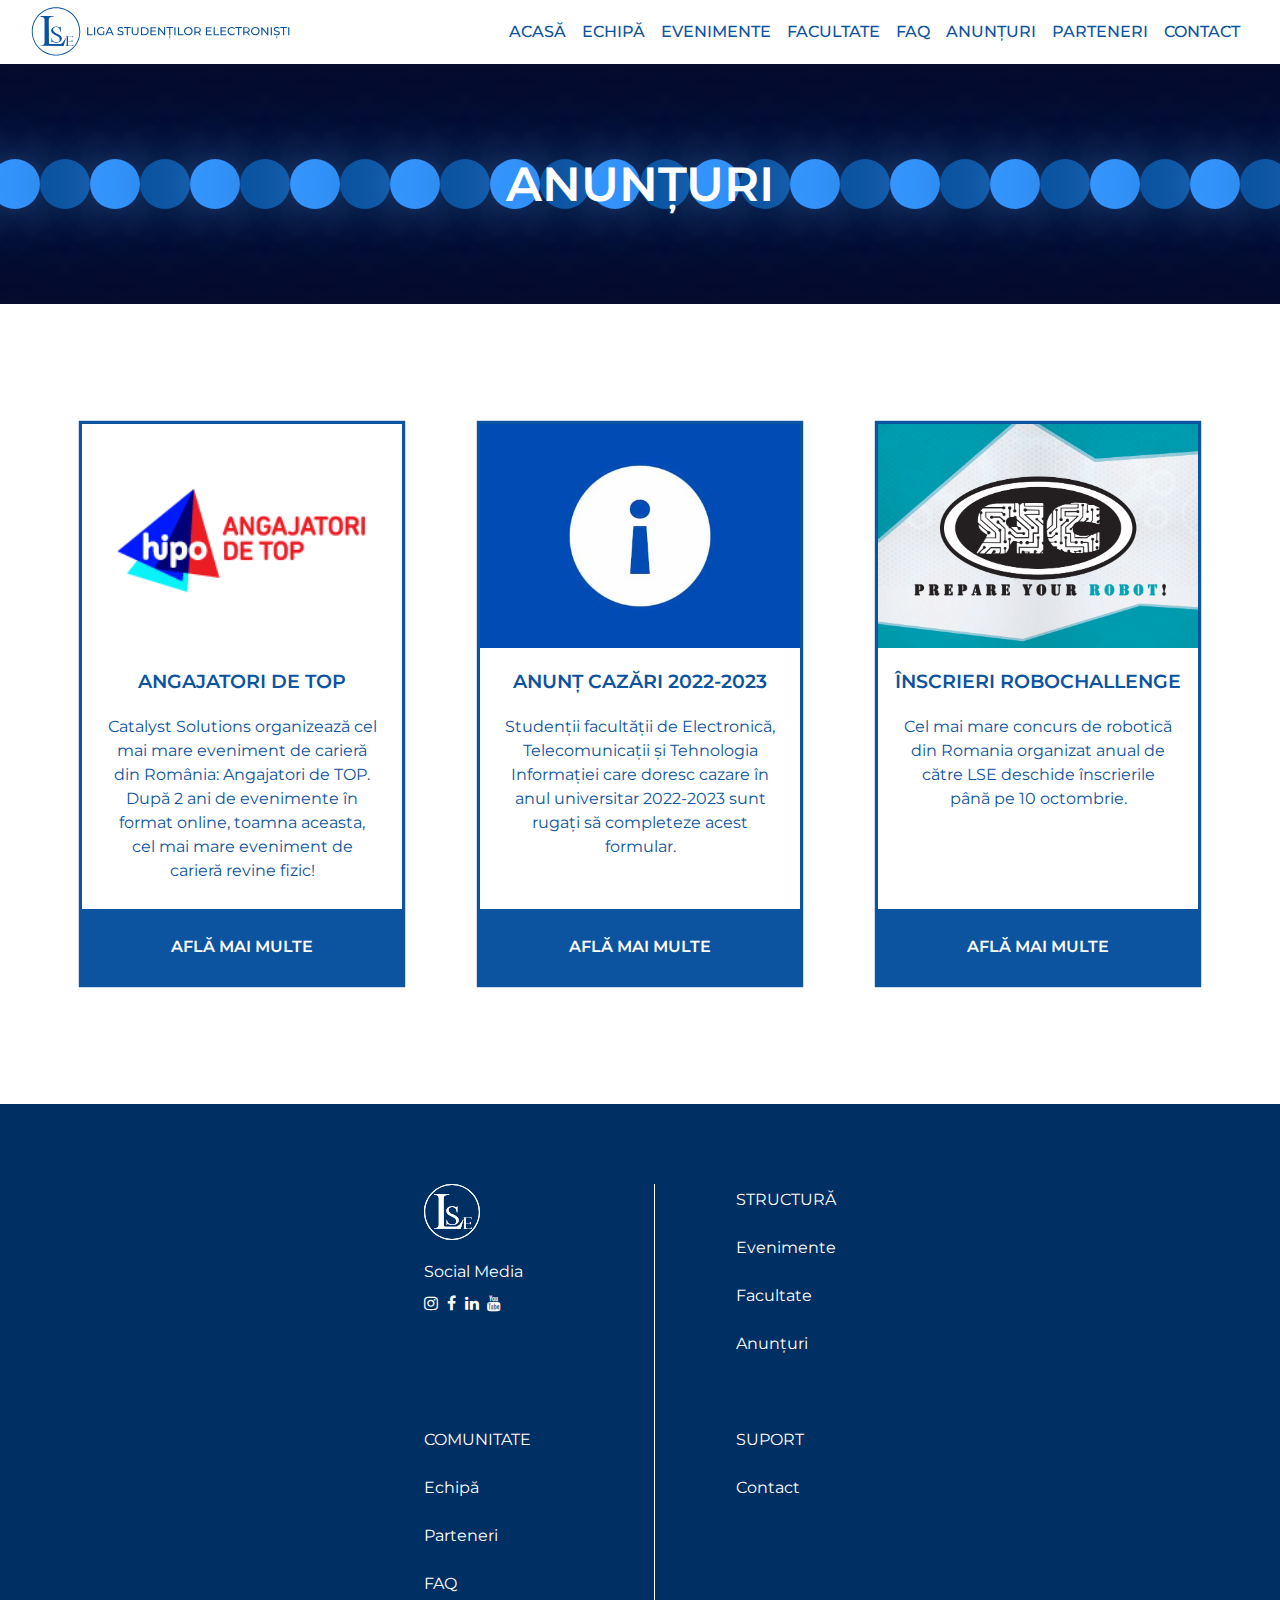
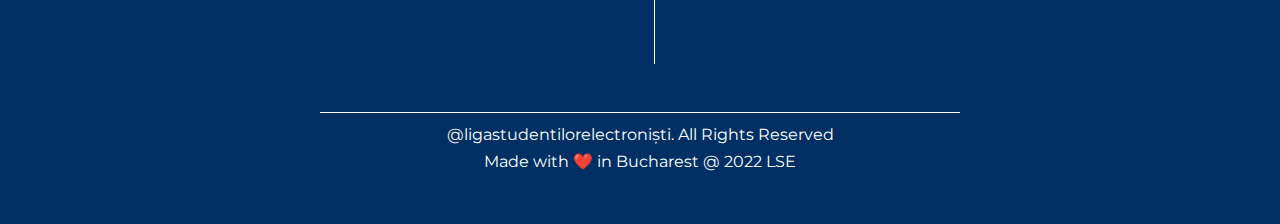
<file: files_html/anunturi.html>
<!DOCTYPE html>

<html>
    <head>
        <meta charset="utf-8">
        <meta http-equiv="X-UA-Compatible" content="IE=edge">
        <title>Anunțuri - Liga Studenților Electroniști</title>
        <meta name="author" content = "Ligia Stundenților Electroniști">
        <meta name="description" content="Site-ul official al Ligii Stundenților Electroniști. Află tot ce trebuie sa știi despre organizația noastră! Cladește-ți amintiri de neuitat. Mai puternici împreună!">
        <meta name="viewport" content="width=device-width, initial-scale=1">

        <link rel="shortcut icon" href="../Design/tabLogo.svg">
        <link rel="apple-touch-icon" href="../Design/tabLogo.svg">

        <link rel="stylesheet" href="../files_css/reset.css"> <!-- reset -->
        <link rel="stylesheet" href="../files_css/generalStyle.css"> <!-- generalStyle.css -->
        <link rel="stylesheet" href="../files_css/anunturi.css"> <!-- anunturi.css -->
        <link rel="stylesheet" href="https://cdnjs.cloudflare.com/ajax/libs/font-awesome/4.7.0/css/font-awesome.min.css"> <!-- font-awesome icons-->
    </head>
    <body>

        <!--Scroll to top button-->

        <button class = "buttonScrollToTop">
            <i class = "fa fa-arrow-up"></i>
        </button>

        <!-- navigation bar-->
        
        <!-- Desktop Navigation -->

        <div class="navigationBar">
            <div class="leftNav">
            <a href="../files_html/index.html">
                <div class="navLogo">
                </div>
            </a>
            </div>

            <div class="rightNav">
                <input type="checkbox" class = "toggle-menu" id = "mobileCheck">
                
                <label for="mobileCheck">
                    <div class="hamburgerWrapper">
                        <div class="hamburger"></div>
                    </div>
                </label>
            
                <ul class = "navList">
                    <li><a href = "../files_html/index.html">ACASĂ</a></li>
                    <li><a href = "../files_html/echipa.html">ECHIPĂ</a></li>
                    <li><a href = "../files_html/evenimente.html">EVENIMENTE</a></li>
                    <li><a href = "../files_html/facultate.html">FACULTATE</a></li>
                    <li><a href = "../files_html/faq.html">FAQ</a></li>
                    <li><a href = "../files_html/anunturi.html">ANUNȚURI</a></li>
                    <li><a href = "../files_html/parteneri.html">PARTENERI</a></li>
                    <li><a href = "../files_html/contact.html">CONTACT</a></li>
                </ul>
            </div>
        </div>

        <div class="teamHeader">
            <div class="bubbles" id = "infoBubbles">
                <span style = "--i:11;"></span>
                <span style = "--i:12;"></span>
                <span style = "--i:24;"></span>
                <span style = "--i:10;"></span>
                <span style = "--i:14;"></span>
                <span style = "--i:23;"></span>
                <span style = "--i:18;"></span>
                <span style = "--i:16;"></span>
                <span style = "--i:19;"></span>
                <span style = "--i:20;"></span>
                <span style = "--i:22;"></span>
                <span style = "--i:25;"></span>
                <span style = "--i:18;"></span>
                <span style = "--i:21;"></span>
                <span style = "--i:15;"></span>
                <span style = "--i:13;"></span>
                <span style = "--i:26;"></span>
                <span style = "--i:17;"></span>
                <span style = "--i:13;"></span>
                <span style = "--i:20;"></span>
                <span style = "--i:19;"></span>
                <span style = "--i:20;"></span>
                <span style = "--i:22;"></span>
                <span style = "--i:25;"></span>
                <span style = "--i:18;"></span>
                <span style = "--i:21;"></span>
                <span style = "--i:15;"></span>
                <span style = "--i:13;"></span>
                <span style = "--i:26;"></span>
                <span style = "--i:17;"></span>
                <span style = "--i:13;"></span>
                <span style = "--i:20;"></span>
                <span style = "--i:19;"></span>
                <span style = "--i:20;"></span>
                <span style = "--i:22;"></span>
                <span style = "--i:25;"></span>
                <span style = "--i:18;"></span>
                <span style = "--i:21;"></span>
                <span style = "--i:15;"></span>
                <span style = "--i:13;"></span>
                <span style = "--i:26;"></span>
                <span style = "--i:17;"></span>
                <span style = "--i:13;"></span>
                <span style = "--i:20;"></span>
            </div>
            <h1>ANUNȚURI</h1>
        </div>

    <div class = "successSection">
        <div class="flexWrapper">
            <div class="successWrapper">

            <!-- Angajatori De Top -->
    
            <div class="successCard" id = "angajatoriDeTopCard">
                <div class="successImageWrapper" id = "angajatoriDeTopImg">
                </div>
                <div class="cardContent">
                    <div class="cardTitleWrapper">
                         <div class="successCardTitle">ANGAJATORI DE TOP</div>
                </div>
                <div class="cardDescriptionWrapper">
                    <p class = "successCardDescription"> 
                        Catalyst Solutions organizează cel mai mare eveniment de carieră din România: Angajatori de TOP. 
                        După 2 ani de evenimente în format online, toamna aceasta, cel mai mare eveniment de carieră revine fizic!
                    </p>
            </div>
            </div>
                <a href = "./angajatoriDeTop.html" class="successButton" id = "angajatoriDeTopButton"> 
                    <p class = "successButtonText">AFLĂ MAI MULTE</p>
                </a>
            </div>

            <!-- Anunt Cazari 2022-2023 -->
    
            <div class="successCard" id  = "anuntCazariCard">
                <div class="successImageWrapper" id = "anuntCazariImg">
                </div>
                <div class="cardContent">
                    <div class="cardTitleWrapper">
                         <div class="successCardTitle">ANUNȚ CAZĂRI 2022-2023</div>
                </div>
                <div class="cardDescriptionWrapper">
                    <p class = "successCardDescription">
                        Studenții facultății de Electronică, Telecomunicații și Tehnologia Informației care doresc cazare în anul universitar 
                        2022-2023 sunt rugați să completeze acest formular. 
                    </p> 
                </div>
            </div>
                <a target = "_blank" href = "http://www.electronica.pub.ro/index.php/studenti/46-cazari/1134-cazari-2022-2023" class="successButton" id = "anuntCazariButton"> 
                    <p class = "successButtonText">AFLĂ MAI MULTE</p>
                </a>
            </div>

            <!-- Inscrieri Robochallange -->
    
            <div class="successCard" id = "inscrieriRoboCard">
                <div class="successImageWrapper" id = "inscrieriRoboImg">
                </div>
                <div class="cardContent">
                    <div class="cardTitleWrapper">
                        <div class="successCardTitle">ÎNSCRIERI ROBOCHALLENGE</div>
                    </div>
                    <div class="cardDescriptionWrapper">
                        <p class = "successCardDescription"> 
                            Cel mai mare concurs de robotică din Romania organizat anual de către LSE deschide înscrierile până pe 10 octombrie.
                        </p>
                    </div>
                </div>
                    <a target = "_blank" href = "http://www.robochallenge.ro/ro#collapse-215" class="successButton" id = "inscrieriRoboButton">
                        <p class = "successButtonText">AFLĂ MAI MULTE</p>
                    </a>
                </div>
            </div>
        </div>
    </div>
    
    <!-- footer section -->

    <div class="footer">
        <div class="footerGridWrapper">

            <div class="gridBox" id = "gridBox1">
                <div class="dividerLogo" id = "footerLogo">
                    <a href = "index.html"><div class="dividerLogo" id = "footerLogo"></div></a>
                </div>
                
                <div class="socialLinks">
                    <p>Social Media</p>
                    <a href="https://www.instagram.com/ligastudentilorelectronistilse/?hl=en" class="fa fa-instagram"></a>  
                    <a href="https://www.facebook.com/lseorgro/" class="fa fa-facebook"></a>  
                    <a href="https://www.linkedin.com/company/ligastudentilorelectronisti/?viewAsMember=true" class="fa fa-linkedin"></a>
                    <a href="https://www.youtube.com/user/lsebucuresti" class="fa fa-youtube"></a>   
                </div>
            </div>

            <div class="gridBox" id = "gridBox2">
                <h1 class = "gridBoxHeading">STRUCTURĂ</h1>
                <p><a href = "evenimente.html">Evenimente</a></p>
                <p><a href = "facultate.html">Facultate</a></p>
                <p><a href = "anunturi.html">Anunțuri</a></p>
            </div>

            <div class="gridBox" id = "gridBox3">
                <h1 class = "gridBoxHeading">COMUNITATE</h1>
                <p><a href = "echipa.html">Echipă</a></p>
                <p><a href = "parteneri.html">Parteneri</a></p>
                <p><a href = "faq.html">FAQ</a></p>
            </div>
            <div class="gridBox" id = "gridBox4">
                <h1 class = "gridBoxHeading">SUPORT</h1>
                <p><a href = "contact.html">Contact</a></p>
            </div>
        </div>

        <div class="rightsBar">
            <div class="leftSideText">
                <p class = "footerLeftText">@ligastudentilorelectroniști. All Rights Reserved</p>
            </div>
            <div class="rightSideText">
                <p class = "footerRightText">Made with ❤️ in Bucharest @ 2022 LSE</p>
            </div>
        </div>

    </div>

        <!-- script execution-->

        <script src = "../files_js/scrollToTop.js"></script>

    </body>
</html>
</file>
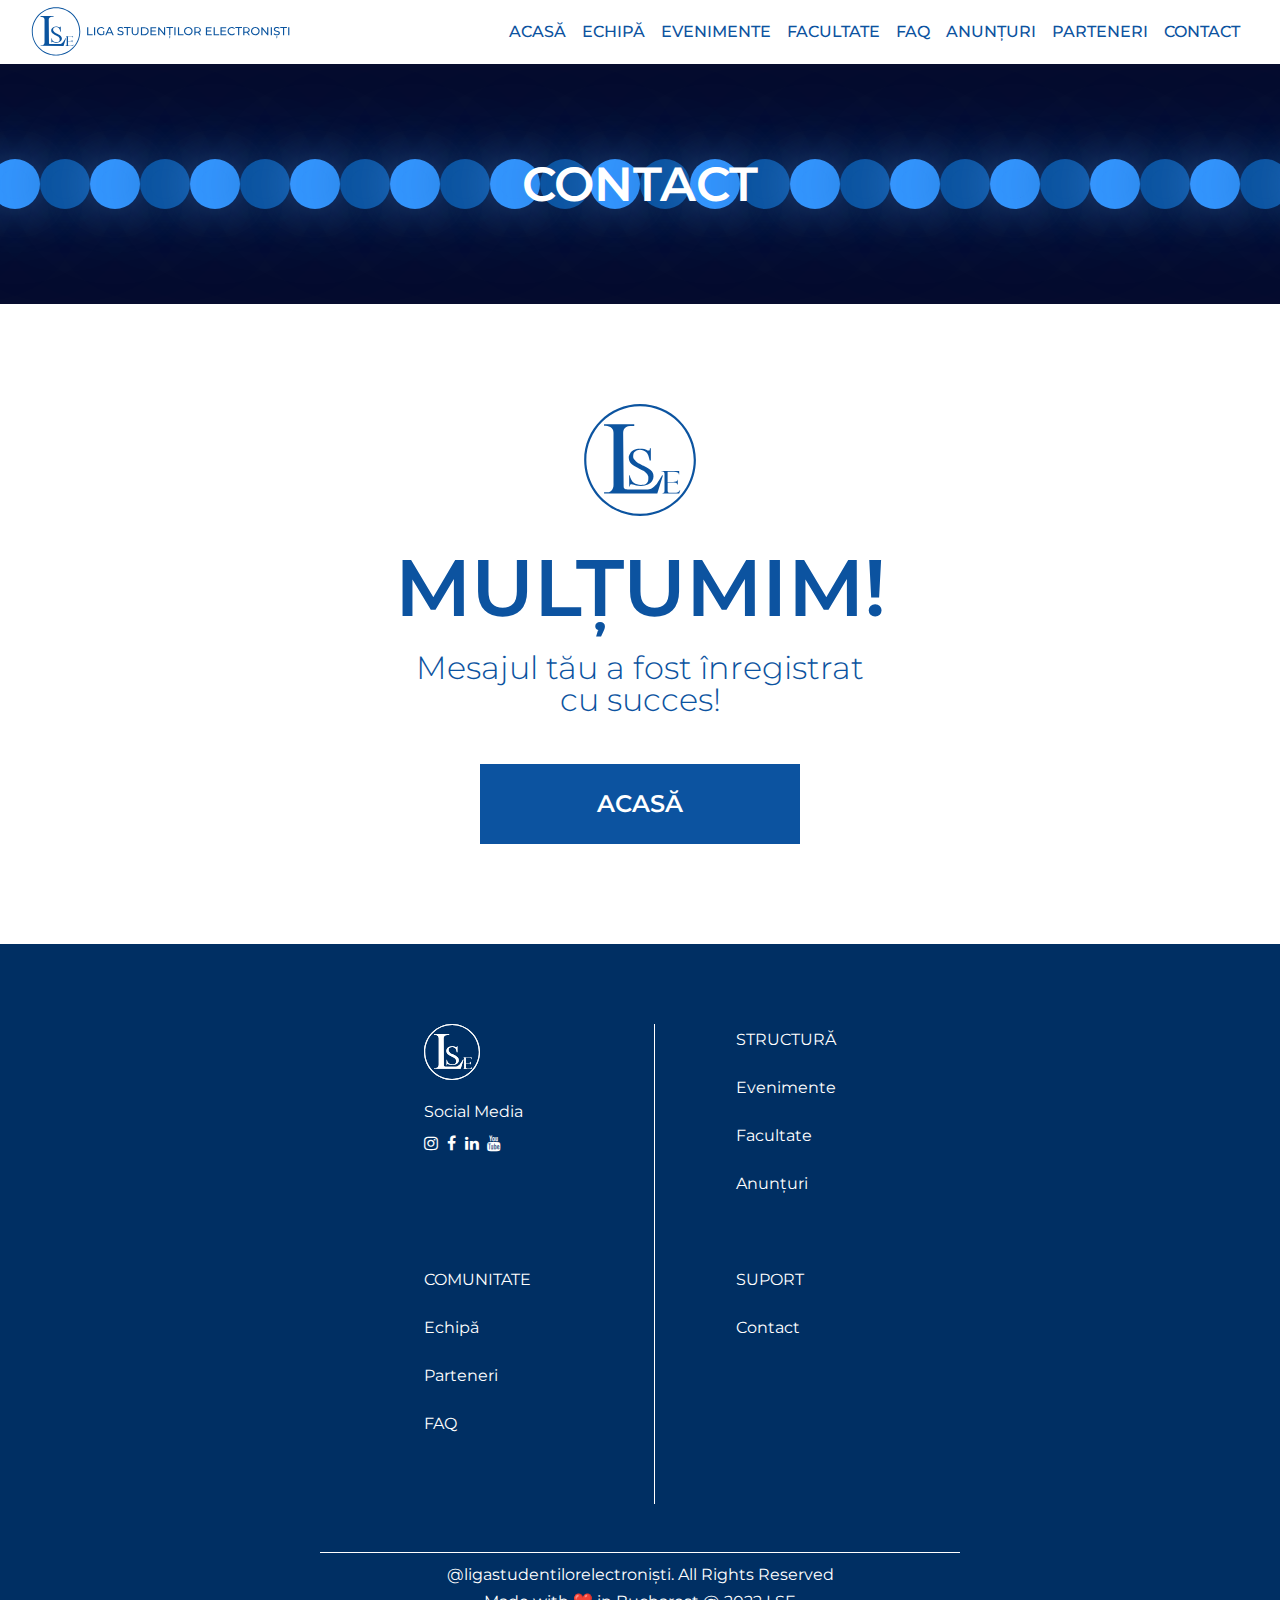
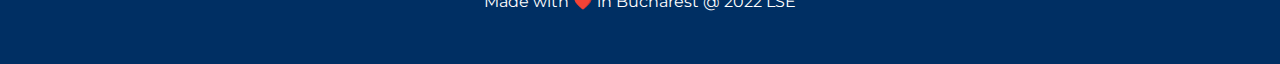
<file: files_html/contactSuccess.html>
<!DOCTYPE html>

<html>
    <head>
        <meta charset="utf-8">
        <meta http-equiv="X-UA-Compatible" content="IE=edge">
        <title>Contact - Liga Studenților Electroniști</title>
        <meta name="author" content = "Ligia Stundenților Electroniști">
        <meta name="description" content="Site-ul official al Ligii Stundenților Electroniști. Află tot ce trebuie sa știi despre organizația noastră! Cladește-ți amintiri de neuitat. Mai puternici împreună!">
        <meta name="viewport" content="width=device-width, initial-scale=1">

        <link rel="shortcut icon" href="../Design/tabLogo.svg">
        <link rel="apple-touch-icon" href="../Design/tabLogo.svg">

        <link rel="stylesheet" href="../files_css/reset.css"> <!-- reset -->
        <link rel="stylesheet" href="../files_css/generalStyle.css"> <!-- generalStyle.css -->
        <link rel="stylesheet" href="../files_css/contactSuccess.css"> <!-- contact.css -->
        <link rel="stylesheet" href="https://cdnjs.cloudflare.com/ajax/libs/font-awesome/4.7.0/css/font-awesome.min.css"> <!-- font-awesome icons-->
    </head>
    <body>

        <!--Scroll to top button-->

        <button class = "buttonScrollToTop">
            <i class = "fa fa-arrow-up"></i>
        </button>

        <!-- navigation bar-->
        
        <!-- Desktop Navigation -->

        <div class="navigationBar">
            <div class="leftNav">
            <a href="../files_html/index.html">
                <div class="navLogo">
                </div>
            </a>
            </div>

            <div class="rightNav">
                <input type="checkbox" class = "toggle-menu" id = "mobileCheck">
                
                <label for="mobileCheck">
                    <div class="hamburgerWrapper">
                        <div class="hamburger"></div>
                    </div>
                </label>
            
                <ul class = "navList">
                    <li><a href = "../files_html/index.html">ACASĂ</a></li>
                    <li><a href = "../files_html/echipa.html">ECHIPĂ</a></li>
                    <li><a href = "../files_html/evenimente.html">EVENIMENTE</a></li>
                    <li><a href = "../files_html/facultate.html">FACULTATE</a></li>
                    <li><a href = "../files_html/faq.html">FAQ</a></li>
                    <li><a href = "../files_html/anunturi.html">ANUNȚURI</a></li>
                    <li><a href = "../files_html/parteneri.html">PARTENERI</a></li>
                    <li><a href = "../files_html/contact.html">CONTACT</a></li>
                </ul>
            </div>
        </div>

        <div class="teamHeader">
            <div class="bubbles" id = "infoBubbles">
                <span style = "--i:11;"></span>
                <span style = "--i:12;"></span>
                <span style = "--i:24;"></span>
                <span style = "--i:10;"></span>
                <span style = "--i:14;"></span>
                <span style = "--i:23;"></span>
                <span style = "--i:18;"></span>
                <span style = "--i:16;"></span>
                <span style = "--i:19;"></span>
                <span style = "--i:20;"></span>
                <span style = "--i:22;"></span>
                <span style = "--i:25;"></span>
                <span style = "--i:18;"></span>
                <span style = "--i:21;"></span>
                <span style = "--i:15;"></span>
                <span style = "--i:13;"></span>
                <span style = "--i:26;"></span>
                <span style = "--i:17;"></span>
                <span style = "--i:13;"></span>
                <span style = "--i:20;"></span>
                <span style = "--i:19;"></span>
                <span style = "--i:20;"></span>
                <span style = "--i:22;"></span>
                <span style = "--i:25;"></span>
                <span style = "--i:18;"></span>
                <span style = "--i:21;"></span>
                <span style = "--i:15;"></span>
                <span style = "--i:13;"></span>
                <span style = "--i:26;"></span>
                <span style = "--i:17;"></span>
                <span style = "--i:13;"></span>
                <span style = "--i:20;"></span>
                <span style = "--i:19;"></span>
                <span style = "--i:20;"></span>
                <span style = "--i:22;"></span>
                <span style = "--i:25;"></span>
                <span style = "--i:18;"></span>
                <span style = "--i:21;"></span>
                <span style = "--i:15;"></span>
                <span style = "--i:13;"></span>
                <span style = "--i:26;"></span>
                <span style = "--i:17;"></span>
                <span style = "--i:13;"></span>
                <span style = "--i:20;"></span>
            </div>
            <h1>CONTACT</h1>
        </div>

    <div class="contactSection">
        <div class="contentWrapper">

            <div class="topPart">
                <div class="lseLogo"></div>
                <h1>MULȚUMIM!</h1>
                <h2>Mesajul tău a fost înregistrat <br/> cu succes!</h2>

                <a class = "backButton" href = "../files_html/index.html">ACASĂ</a>
            </div>
        </div>
    </div>
    <!-- footer section -->

    <div class="footer">
        <div class="footerGridWrapper">

            <div class="gridBox" id = "gridBox1">
                <div class="dividerLogo" id = "footerLogo">
                    <a href = "index.html"><div class="dividerLogo" id = "footerLogo"></div></a>
                </div>
                
                <div class="socialLinks">
                    <p>Social Media</p>
                    <a href="https://www.instagram.com/ligastudentilorelectronistilse/?hl=en" class="fa fa-instagram"></a>  
                    <a href="https://www.facebook.com/lseorgro/" class="fa fa-facebook"></a>  
                    <a href="https://www.linkedin.com/company/ligastudentilorelectronisti/?viewAsMember=true" class="fa fa-linkedin"></a>
                    <a href="https://www.youtube.com/user/lsebucuresti" class="fa fa-youtube"></a>   
                </div>
            </div>

            <div class="gridBox" id = "gridBox2">
                <h1 class = "gridBoxHeading">STRUCTURĂ</h1>
                <p><a href = "evenimente.html">Evenimente</a></p>
                <p><a href = "facultate.html">Facultate</a></p>
                <p><a href = "anunturi.html">Anunțuri</a></p>
            </div>

            <div class="gridBox" id = "gridBox3">
                <h1 class = "gridBoxHeading">COMUNITATE</h1>
                <p><a href = "echipa.html">Echipă</a></p>
                <p><a href = "parteneri.html">Parteneri</a></p>
                <p><a href = "faq.html">FAQ</a></p>
            </div>
            <div class="gridBox" id = "gridBox4">
                <h1 class = "gridBoxHeading">SUPORT</h1>
                <p><a href = "contact.html">Contact</a></p>
            </div>
        </div>

        <div class="rightsBar">
            <div class="leftSideText">
                <p class = "footerLeftText">@ligastudentilorelectroniști. All Rights Reserved</p>
            </div>
            <div class="rightSideText">
                <p class = "footerRightText">Made with ❤️ in Bucharest @ 2022 LSE</p>
            </div>
        </div>

    </div>

        <!-- script execution-->

        <script src = "../files_js/scrollToTop.js"></script>
        <script src = "../files_js/contact.js"></script>
    </body>
</html>
</file>
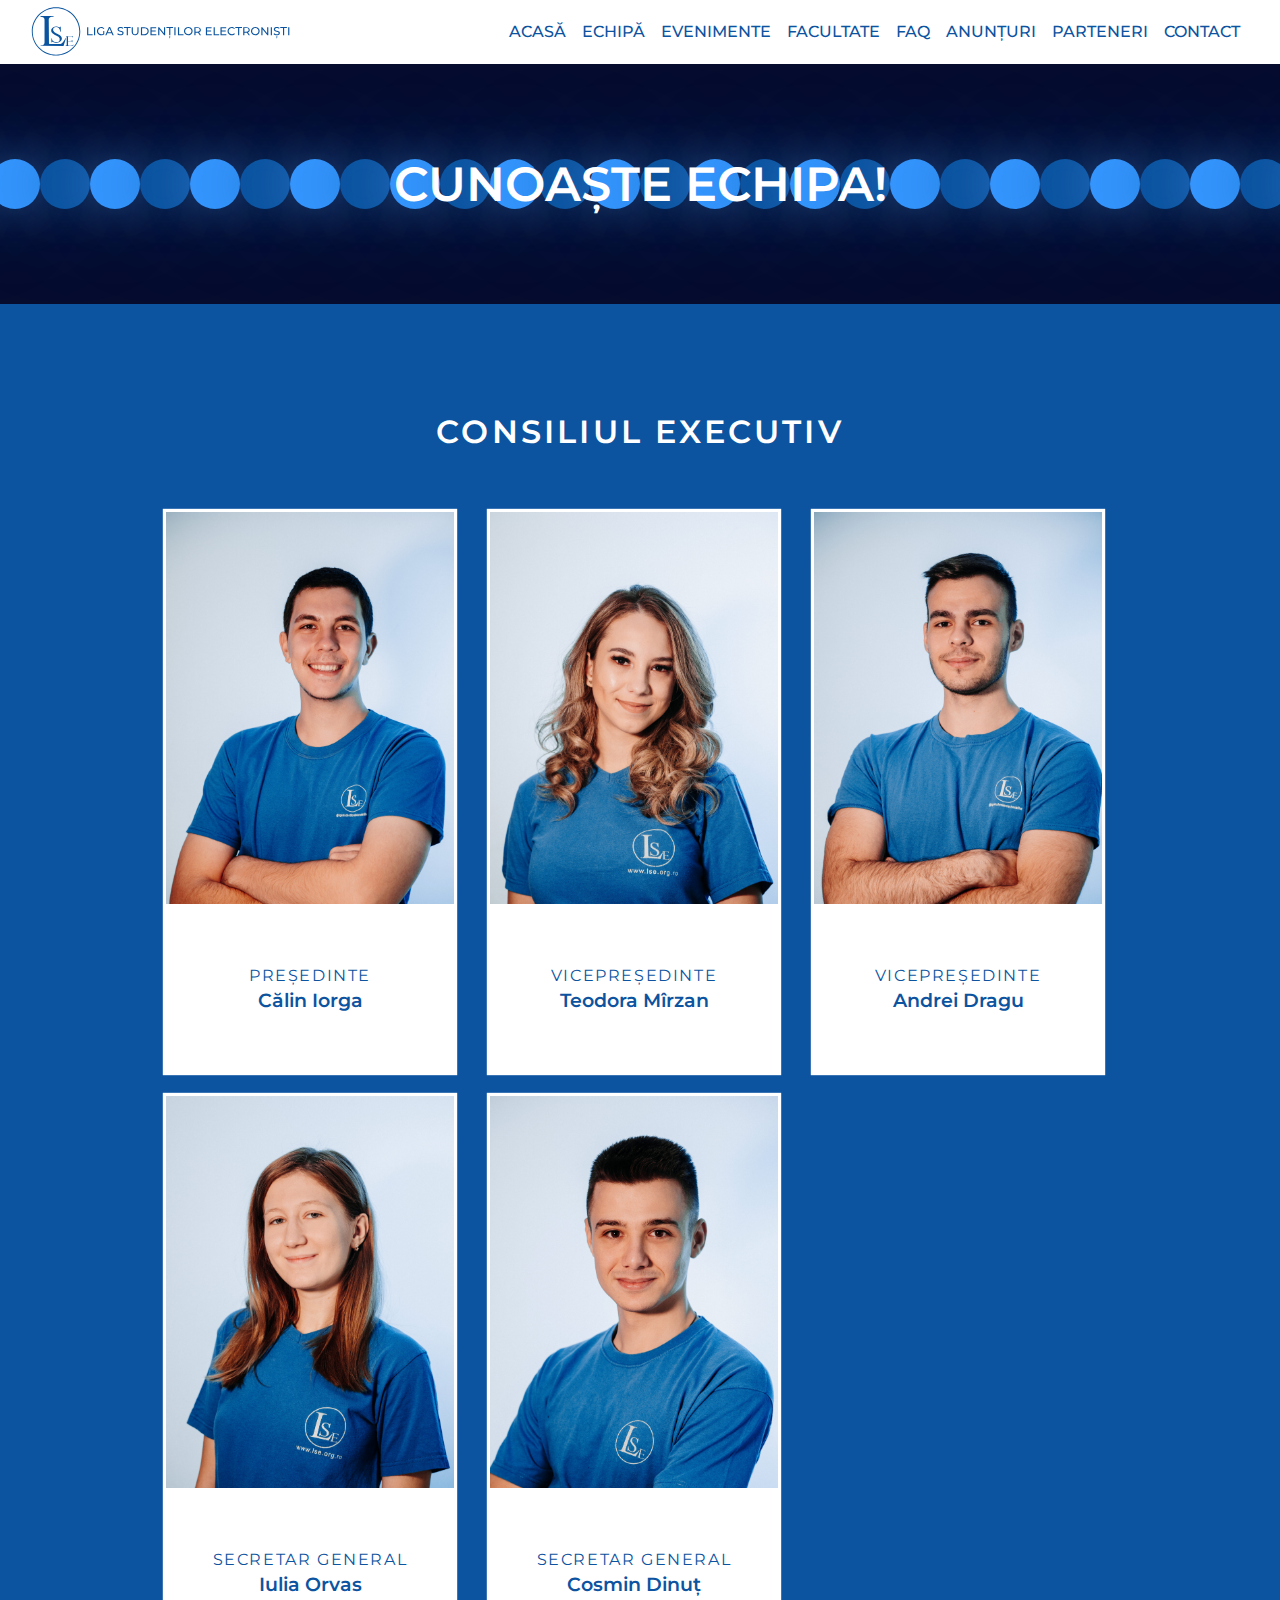
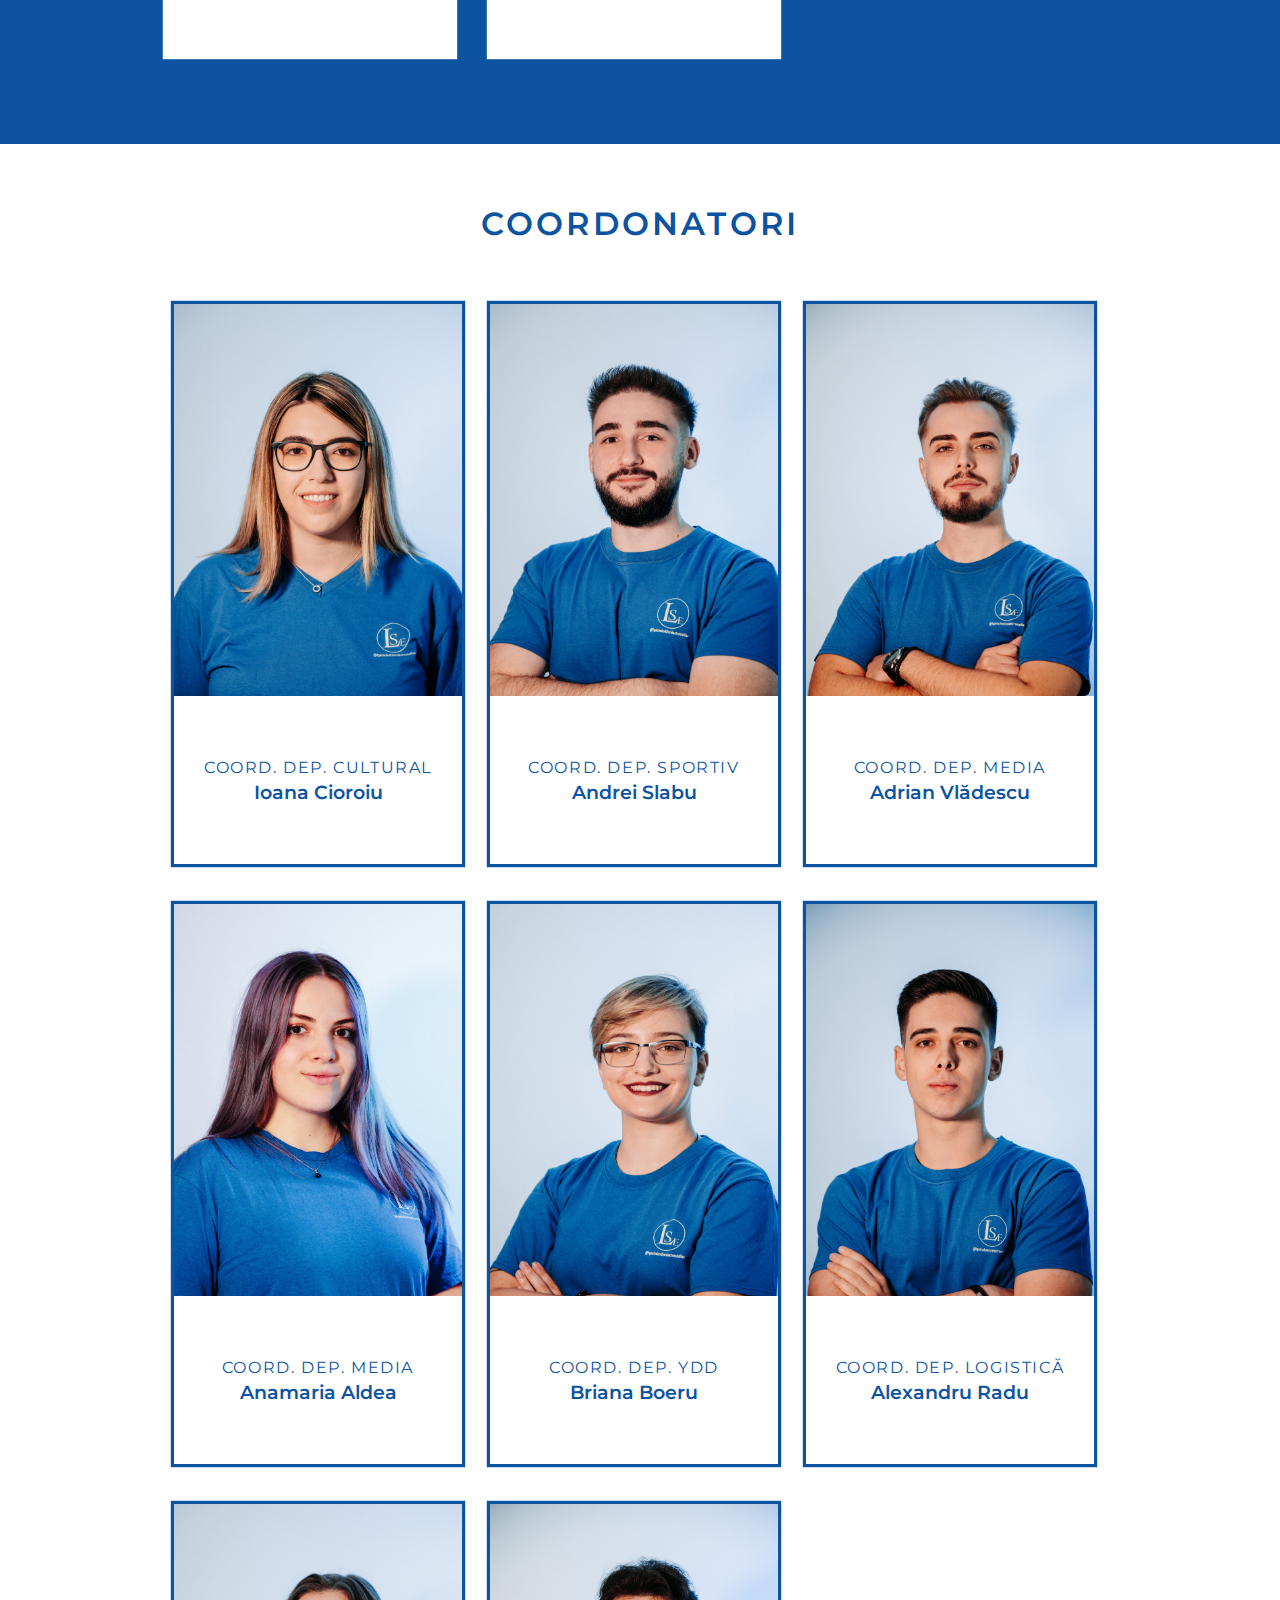
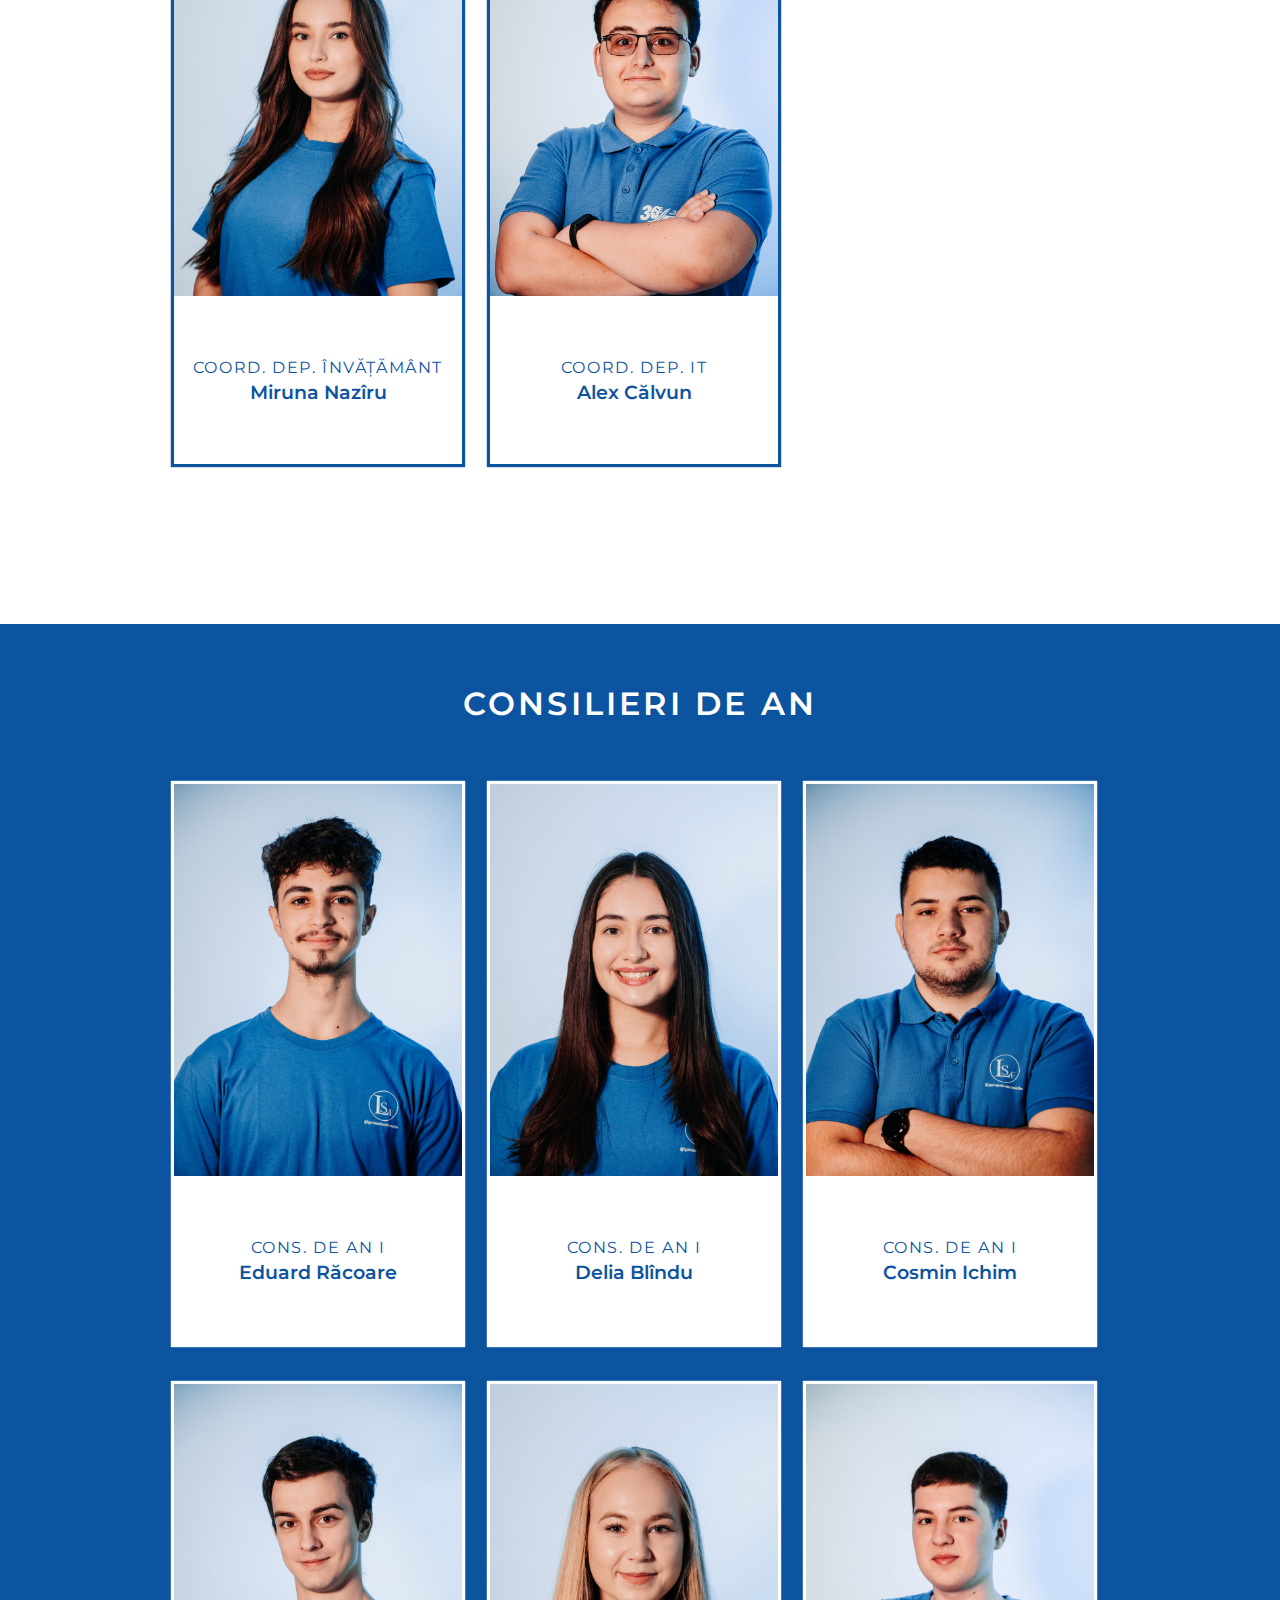
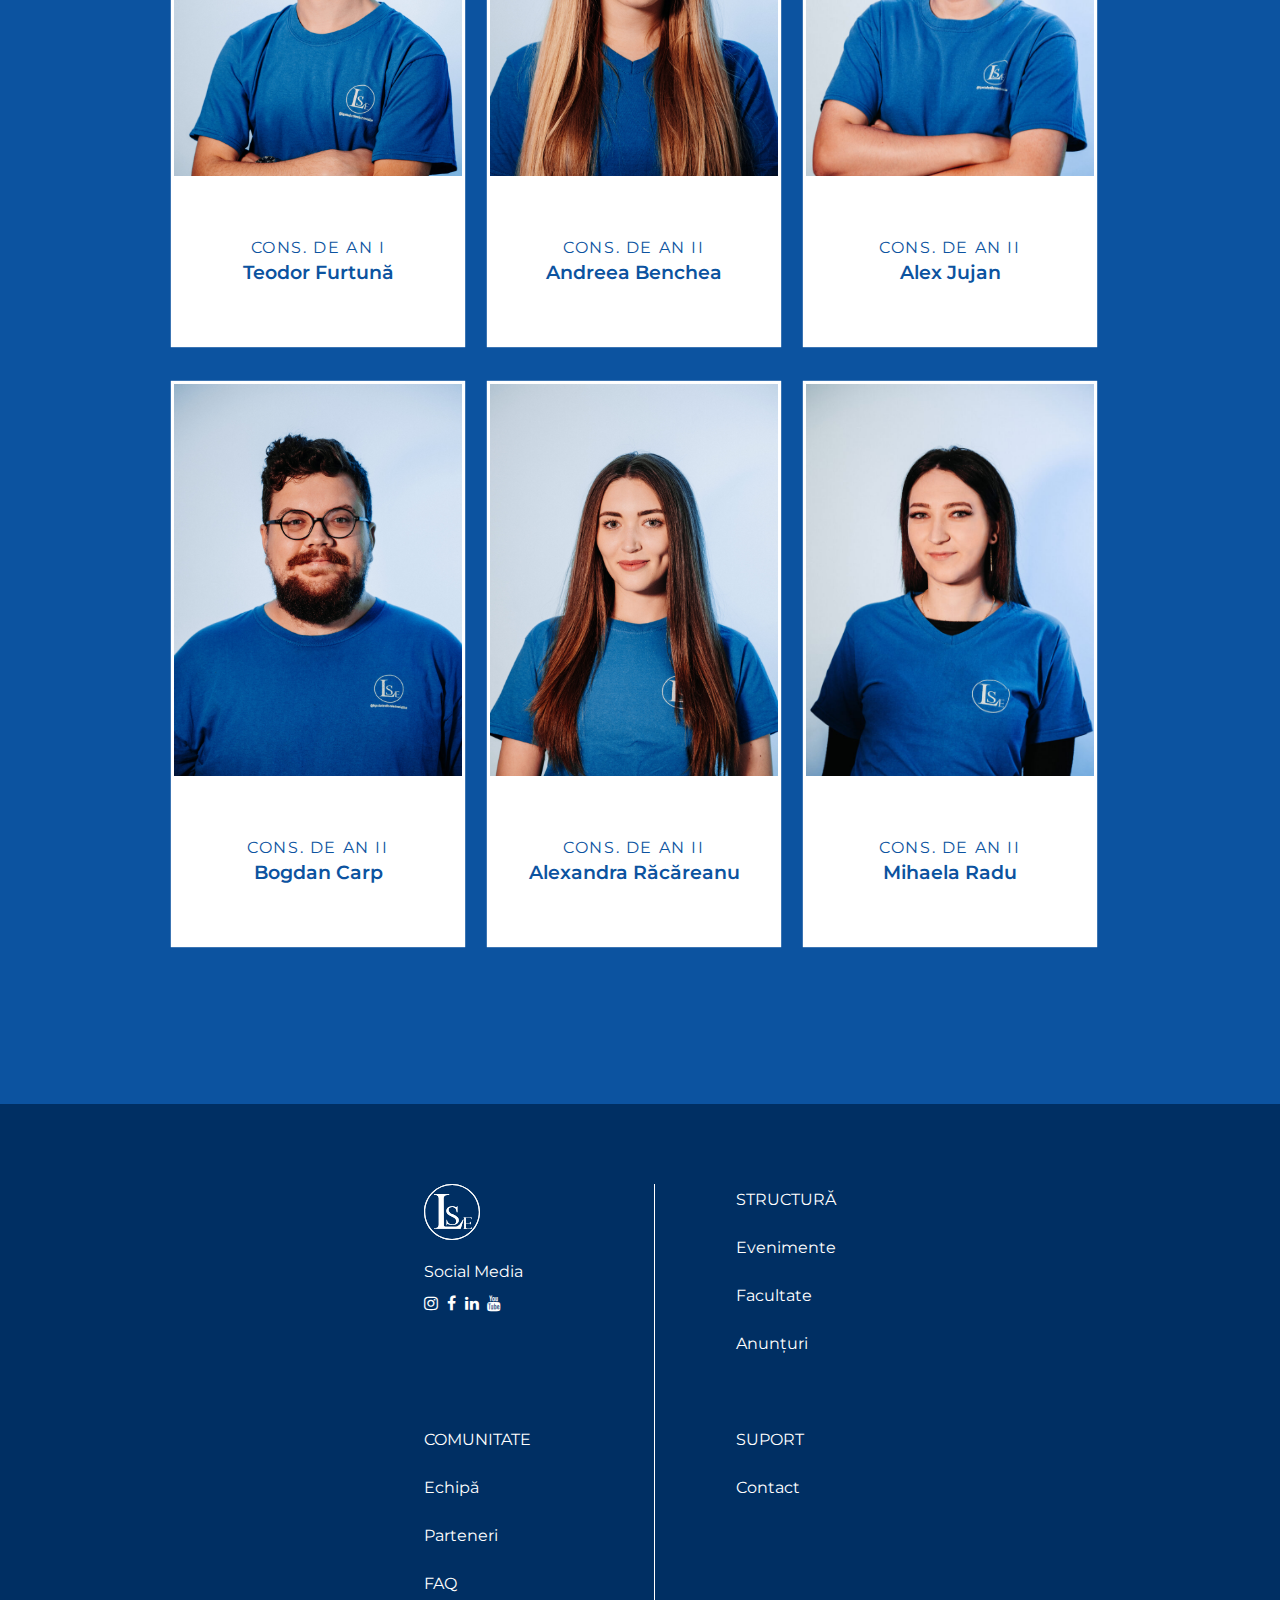
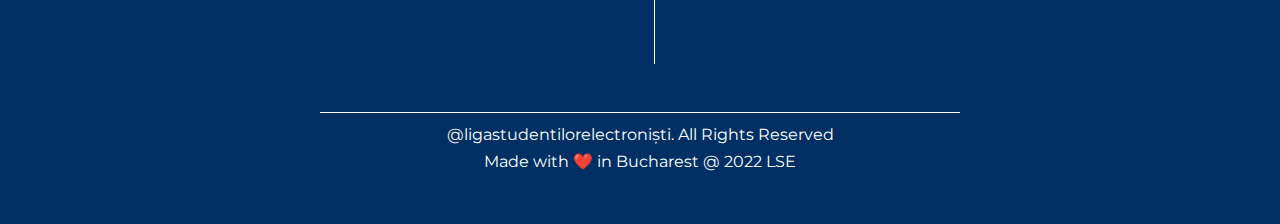
<file: files_html/echipa.html>
<!DOCTYPE html>

<html>
    <head>
        <meta charset="utf-8">
        <meta http-equiv="X-UA-Compatible" content="IE=edge">
        <title>Echipă - Liga Studenților Electroniști</title>
        <meta name="author" content = "Ligia Stundenților Electroniști">
        <meta name="description" content="Site-ul official al Ligii Stundenților Electroniști. Află tot ce trebuie sa știi despre organizația noastră! Cladește-ți amintiri de neuitat. Mai puternici împreună!">
        <meta name="viewport" content="width=device-width, initial-scale=1">

        <link rel="shortcut icon" href="../Design/tabLogo.svg">
        <link rel="apple-touch-icon" href="../Design/tabLogo.svg">

        <link rel="stylesheet" href="../files_css/reset.css"> <!-- reset -->
        <link rel="stylesheet" href="../files_css/generalStyle.css"> <!-- generalStyle.css -->
        <link rel="stylesheet" href="../files_css/echipa.css"> <!-- acasa.css -->
        <link rel="stylesheet" href="https://cdnjs.cloudflare.com/ajax/libs/font-awesome/4.7.0/css/font-awesome.min.css"> <!-- font-awesome icons-->
    </head>
    <body>

        <!--Scroll to top button-->

        <button class = "buttonScrollToTop">
            <i class = "fa fa-arrow-up"></i>
        </button>

        <!-- navigation bar-->
        
        <!-- Desktop Navigation -->

        <div class="navigationBar">
            <div class="leftNav">
            <a href="../files_html/index.html">
                <div class="navLogo">
                </div>
            </a>
            </div>

            <div class="rightNav">
                <input type="checkbox" class = "toggle-menu" id = "mobileCheck">
                
                <label for="mobileCheck">
                    <div class="hamburgerWrapper">
                        <div class="hamburger"></div>
                    </div>
                </label>
            
                <ul class = "navList">
                    <li><a href = "../files_html/index.html">ACASĂ</a></li>
                    <li><a href = "../files_html/echipa.html">ECHIPĂ</a></li>
                    <li><a href = "../files_html/evenimente.html">EVENIMENTE</a></li>
                    <li><a href = "../files_html/facultate.html">FACULTATE</a></li>
                    <li><a href = "../files_html/faq.html">FAQ</a></li>
                    <li><a href = "../files_html/anunturi.html">ANUNȚURI</a></li>
                    <li><a href = "../files_html/parteneri.html">PARTENERI</a></li>
                    <li><a href = "../files_html/contact.html">CONTACT</a></li>
                </ul>
            </div>
        </div>


    <div class="teamHeader">
        <div class="bubbles" id = "infoBubbles">
            <span style = "--i:11;"></span>
            <span style = "--i:12;"></span>
            <span style = "--i:24;"></span>
            <span style = "--i:10;"></span>
            <span style = "--i:14;"></span>
            <span style = "--i:23;"></span>
            <span style = "--i:18;"></span>
            <span style = "--i:16;"></span>
            <span style = "--i:19;"></span>
            <span style = "--i:20;"></span>
            <span style = "--i:22;"></span>
            <span style = "--i:25;"></span>
            <span style = "--i:18;"></span>
            <span style = "--i:21;"></span>
            <span style = "--i:15;"></span>
            <span style = "--i:13;"></span>
            <span style = "--i:26;"></span>
            <span style = "--i:17;"></span>
            <span style = "--i:13;"></span>
            <span style = "--i:20;"></span>
            <span style = "--i:19;"></span>
            <span style = "--i:20;"></span>
            <span style = "--i:22;"></span>
            <span style = "--i:25;"></span>
            <span style = "--i:18;"></span>
            <span style = "--i:21;"></span>
            <span style = "--i:15;"></span>
            <span style = "--i:13;"></span>
            <span style = "--i:26;"></span>
            <span style = "--i:17;"></span>
            <span style = "--i:13;"></span>
            <span style = "--i:20;"></span>
            <span style = "--i:19;"></span>
            <span style = "--i:20;"></span>
            <span style = "--i:22;"></span>
            <span style = "--i:25;"></span>
            <span style = "--i:18;"></span>
            <span style = "--i:21;"></span>
            <span style = "--i:15;"></span>
            <span style = "--i:13;"></span>
            <span style = "--i:26;"></span>
            <span style = "--i:17;"></span>
            <span style = "--i:13;"></span>
            <span style = "--i:20;"></span>
        </div>
        <h1 class = "desktopHeader">CUNOAȘTE ECHIPA!</h1>
        <h1 class = "mobileHeader">CUNOAȘTE <br>ECHIPA!</h1>
    </div>

    <!-- CONSILUL EXECUTIV -->

    <div class="consiliulSection">
        <h1 class = "consilulTitle desktopConsiliulTitle">CONSILIUL EXECUTIV</h1>
        <h1 class = "consilulTitle mobileConsiliulTitle">CONSILIUL <br>EXECUTIV</h1>

        <div class="consiliulCardsFlexWrapper">

            <!-- Calin Iorga -->

            <div class="portraitWrapper">
                <div class="portraitImageWrapper">
                    <img class = "portraitImage" src="../pics/pics_echipa/pics_portraits/portrait_calin_iorga.jpg" alt="">
                </div>

                <div class="nameSection">
                    <h2 class = "profession">PREȘEDINTE</h2>
                    <h2 class = "consiliulName">Călin Iorga</h2>
                </div>
            </div>

            <!-- Teodora Mirzan -->

            <div class="portraitWrapper">
                <div class="portraitImageWrapper">
                    <img class = "portraitImage" src="../pics/pics_echipa/pics_portraits/portrait_teodora_mirzan.jpg" alt="">
                </div>

                <div class="nameSection">
                    <h2 class = "profession">VICEPREȘEDINTE</h2>
                    <h2 class = "consiliulName">Teodora Mîrzan</h2>
                </div>
            </div>

             <!-- Andrei Dragu -->

             <div class="portraitWrapper">
                <div class="portraitImageWrapper">
                    <img class = "portraitImage" src="../pics/pics_echipa/pics_portraits/portrait_andrei_dragu.jpg" alt="">
                </div>

                <div class="nameSection">
                    <h2 class = "profession">VICEPREȘEDINTE</h2>
                    <h2 class = "consiliulName">Andrei Dragu</h2>
                </div>
            </div>

            <!-- Iulia Orvas -->

            <div class="portraitWrapper">
                <div class="portraitImageWrapper">
                    <img class = "portraitImage" src="../pics/pics_echipa/pics_portraits/portrait_iulia_orvas.jpg" alt="">
                </div>

                <div class="nameSection">
                    <h2 class = "profession">SECRETAR GENERAL</h2>
                    <h2 class = "consiliulName">Iulia Orvas</h2>
                </div>
    
            </div>

            <!-- Cosmin Dinuț -->

            <div class="portraitWrapper">
                <div class="portraitImageWrapper">
                    <img class = "portraitImage" src="../pics/pics_echipa/pics_portraits/portrait_cosmin_dinut.jpg" alt="">
                </div>

                <div class="nameSection">
                    <h2 class = "profession">SECRETAR GENERAL</h2>
                    <h2 class = "consiliulName">Cosmin Dinuț</h2>
                </div>
            </div>

        </div>
    </div>

    <!-- COORDONATORI -->

    <div class="coordonatoriSection">
    <h1 class = "consilulTitle coordonatoriTitle">COORDONATORI</h1>

    <div class="coordonatoriGridWrapper">

        <!-- Ioana Cioroiu -->

        <div class="portraitWrapper coordonatoriPortrait">
            <div class="portraitImageWrapper">
                <img class = "portraitImage" src="../pics/pics_echipa/pics_portraits/portrait_ioana_cioroiu.jpg" alt="">
            </div>

            <div class="nameSection">
                <h2 class = "profession desktopProfession">COORD. DEP. CULTURAL</h2>
                <h2 class = "profession mobileProfession">COORD. DEP. <br/>CULTURAL</h2>
                <h2 class = "consiliulName">Ioana Cioroiu</h2>
            </div>
        </div>

        <!-- Andrei Slabu -->

        <div class="portraitWrapper coordonatoriPortrait">
            <div class="portraitImageWrapper">
                <img class = "portraitImage" src="../pics/pics_echipa/pics_portraits/portrait_andrei_slabu.jpg" alt="">
            </div>

            <div class="nameSection">
                <h2 class = "profession desktopProfession">COORD. DEP. SPORTIV</h2>
                <h2 class = "profession mobileProfession">COORD. DEP. <br/>SPORTIV</h2>
                <h2 class = "consiliulName">Andrei Slabu</h2>
            </div>
        </div>

         <!-- Adrian Vlădescu -->

         <div class="portraitWrapper coordonatoriPortrait">
            <div class="portraitImageWrapper">
                <img class = "portraitImage" src="../pics/pics_echipa/pics_portraits/portrait_adrian_vladescu.jpg" alt="">
            </div>

            <div class="nameSection">
                <h2 class = "profession desktopProfession">COORD. DEP. MEDIA</h2>
                <h2 class = "profession mobileProfession">COORD. DEP. <br/>MEDIA</h2>
                <h2 class = "consiliulName">Adrian Vlădescu</h2>
            </div>
        </div>

        <!-- Anamaria Aldea -->

        <div class="portraitWrapper coordonatoriPortrait">
            <div class="portraitImageWrapper">
                <img class = "portraitImage" src="../pics/pics_echipa/pics_portraits/portrait_aldea_anamaria.jpg" alt="">
            </div>

            <div class="nameSection">
                <h2 class = "profession desktopProfession">COORD. DEP. MEDIA</h2>
                <h2 class = "profession mobileProfession">COORD. DEP. <br/>MEDIA</h2>
                <h2 class = "consiliulName">Anamaria Aldea</h2>
            </div>
        
        </div>

        <!-- Briana Boeru -->

        <div class="portraitWrapper coordonatoriPortrait">
            <div class="portraitImageWrapper">
                <img class = "portraitImage" src="../pics/pics_echipa/pics_portraits/portrait_briana_boeru.jpg" alt="">
            </div>

            <div class="nameSection">
                <h2 class = "profession desktopProfession">COORD. DEP. YDD</h2>
                <h2 class = "profession mobileProfession">COORD. DEP. </br>YDD</h2>
                <h2 class = "consiliulName">Briana Boeru</h2>
            </div>
        </div>

        <!-- Alexandru Radu -->

        <div class="portraitWrapper coordonatoriPortrait">
            <div class="portraitImageWrapper">
                <img class = "portraitImage" src="../pics/pics_echipa/pics_portraits/portrait_alexandru_radu.jpg" alt="">
            </div>

            <div class="nameSection">
                <h2 class = "profession desktopProfession">COORD. DEP. LOGISTICĂ</h2>
                <h2 class = "profession mobileProfession">COORD. DEP. <br/>LOGISTICĂ</h2>
                <h2 class = "consiliulName">Alexandru Radu</h2>
            </div>
        </div>

        <!-- Miruna Nazîru -->

        <div class="portraitWrapper coordonatoriPortrait">
            <div class="portraitImageWrapper">
                <img class = "portraitImage" src="../pics/pics_echipa/pics_portraits/portrait_miruna_naziru.jpg" alt="">
            </div>

            <div class="nameSection">
                <h2 class = "profession desktopProfession">COORD. DEP. ÎNVĂȚĂMÂNT</h2>
                <h2 class = "profession mobileProfession">COORD. DEP. <br/>ÎNVĂȚĂMÂNT</h2>
                <h2 class = "consiliulName">Miruna Nazîru</h2>
            </div>
        </div>

        <!-- Alex Călvun -->

        <div class="portraitWrapper coordonatoriPortrait">
            <div class="portraitImageWrapper">
                <img class = "portraitImage" src="../pics/pics_echipa/pics_portraits/portrait_alex_calvun.jpg" alt="">
            </div>

            <div class="nameSection">
                <h2 class = "profession desktopProfession">COORD. DEP. IT</h2>
                <h2 class = "profession mobileProfession">COORD. DEP. <br/>IT</h2>
                <h2 class = "consiliulName">Alex Călvun</h2>
            </div>
        </div>

    </div>
    </div>

    <!-- CONSILIERI DE AN -->

    <div class="consilieriSection">
        <h1 class = "consilulTitle consilieriTitle desktopConsilieriDeAn">CONSILIERI DE AN</h1>
        <h1 class = "consilulTitle consilieriTitle mobileConsilieriDeAn">CONSILIERI </br>DE AN</h1>
    
        <div class="consilieriGridWrapper">
    
            <!-- Eduard Răcoare -->
    
            <div class="portraitWrapper consilieriPortrait">
                <div class="portraitImageWrapper">
                    <img class = "portraitImage" src="../pics/pics_echipa/pics_portraits/portrait_eduard_racoare.jpg" alt="">
                </div>
    
                <div class="nameSection">
                    <h2 class = "profession">CONS. DE AN I</h2>
                    <h2 class = "consiliulName">Eduard Răcoare</h2>
                </div>
            </div>
    
            <!-- Delia Blîndu -->
    
            <div class="portraitWrapper consilieriPortrait">
                <div class="portraitImageWrapper">
                    <img class = "portraitImage" src="../pics/pics_echipa/pics_portraits/portrait_delia_blindu.jpg" alt="">
                </div>
    
                <div class="nameSection">
                    <h2 class = "profession">CONS. DE AN I</h2>
                    <h2 class = "consiliulName">Delia Blîndu</h2>
                </div>
            </div>
    
             <!-- Cosmin Ichim -->
    
             <div class="portraitWrapper consilieriPortrait">
                <div class="portraitImageWrapper">
                    <img class = "portraitImage" src="../pics/pics_echipa/pics_portraits/portrait_cosmin_ichim.jpg" alt="">
                </div>
    
                <div class="nameSection">
                    <h2 class = "profession">CONS. DE AN I</h2>
                    <h2 class = "consiliulName">Cosmin Ichim</h2>
                </div>
            </div>
    
            <!-- Teodor Furtună -->
    
            <div class="portraitWrapper consilieriPortrait">
                <div class="portraitImageWrapper">
                    <img class = "portraitImage" src="../pics/pics_echipa/pics_portraits/portrait_teodor_furtuna.jpg" alt="">
                </div>
    
                <div class="nameSection">
                    <h2 class = "profession">CONS. DE AN I</h2>
                    <h2 class = "consiliulName">Teodor Furtună</h2>
                </div>
            
            </div>
    
            <!-- Andreea Benchea -->
    
            <div class="portraitWrapper consilieriPortrait">
                <div class="portraitImageWrapper">
                    <img class = "portraitImage" src="../pics/pics_echipa/pics_portraits/portrait_andreea_benchea.jpg" alt="">
                </div>
    
                <div class="nameSection">
                    <h2 class = "profession">CONS. DE AN II</h2>
                    <h2 class = "consiliulName">Andreea Benchea</h2>
                </div>
            </div>
    
            <!-- Alex Jujan -->
    
            <div class="portraitWrapper consilieriPortrait">
                <div class="portraitImageWrapper">
                    <img class = "portraitImage" src="../pics/pics_echipa/pics_portraits/portrait_alex_jujan.jpg" alt="">
                </div>
    
                <div class="nameSection">
                    <h2 class = "profession">CONS. DE AN II</h2>
                    <h2 class = "consiliulName">Alex Jujan</h2>
                </div>
            </div>
    
            <!-- Bogdan Carp -->
    
            <div class="portraitWrapper consilieriPortrait">
                <div class="portraitImageWrapper">
                    <img class = "portraitImage" src="../pics/pics_echipa/pics_portraits/portrait_bogdan_carp.jpg" alt="">
                </div>
    
                <div class="nameSection">
                    <h2 class = "profession">CONS. DE AN II</h2>
                    <h2 class = "consiliulName">Bogdan Carp</h2>
                </div>
            </div>
    
            <!-- Alexandra Răcăreanu -->
    
            <div class="portraitWrapper consilieriPortrait">
                <div class="portraitImageWrapper">
                    <img class = "portraitImage" src="../pics/pics_echipa/pics_portraits/portrait_alexandra_racareanu.jpg" alt="">
                </div>
    
                <div class="nameSection">
                    <h2 class = "profession">CONS. DE AN II</h2>
                    <h2 class = "consiliulName">Alexandra Răcăreanu</h2>
                </div>
            </div>

            <!-- Mihaela Radu -->
    
            <div class="portraitWrapper consilieriPortrait">
                <div class="portraitImageWrapper">
                    <img class = "portraitImage" src="../pics/pics_echipa/pics_portraits/portrait_mihaela_radu.jpg" alt="">
                </div>
    
                <div class="nameSection">
                    <h2 class = "profession">CONS. DE AN II</h2>
                    <h2 class = "consiliulName">Mihaela Radu</h2>
                </div>
            </div>
    
        </div>
        </div>

    <!-- footer section -->

    <div class="footer">
        <div class="footerGridWrapper">

            <div class="gridBox" id = "gridBox1">
                <div class="dividerLogo" id = "footerLogo">
                    <a href = "index.html"><div class="dividerLogo" id = "footerLogo"></div></a>
                </div>
                
                <div class="socialLinks">
                    <p>Social Media</p>
                    <a href="https://www.instagram.com/ligastudentilorelectronistilse/?hl=en" class="fa fa-instagram"></a>  
                    <a href="https://www.facebook.com/lseorgro/" class="fa fa-facebook"></a>  
                    <a href="https://www.linkedin.com/company/ligastudentilorelectronisti/?viewAsMember=true" class="fa fa-linkedin"></a>
                    <a href="https://www.youtube.com/user/lsebucuresti" class="fa fa-youtube"></a>   
                </div>
            </div>

            <div class="gridBox" id = "gridBox2">
                <h1 class = "gridBoxHeading">STRUCTURĂ</h1>
                <p><a href = "evenimente.html">Evenimente</a></p>
                <p><a href = "facultate.html">Facultate</a></p>
                <p><a href = "anunturi.html">Anunțuri</a></p>
            </div>

            <div class="gridBox" id = "gridBox3">
                <h1 class = "gridBoxHeading">COMUNITATE</h1>
                <p><a href = "echipa.html">Echipă</a></p>
                <p><a href = "parteneri.html">Parteneri</a></p>
                <p><a href = "faq.html">FAQ</a></p>
            </div>
            <div class="gridBox" id = "gridBox4">
                <h1 class = "gridBoxHeading">SUPORT</h1>
                <p><a href = "contact.html">Contact</a></p>
            </div>
        </div>

        <div class="rightsBar">
            <div class="leftSideText">
                <p class = "footerLeftText">@ligastudentilorelectroniști. All Rights Reserved</p>
            </div>
            <div class="rightSideText">
                <p class = "footerRightText">Made with ❤️ in Bucharest @ 2022 LSE</p>
            </div>
        </div>

    </div>

        <!-- script execution-->

        <script src = "../files_js/scrollToTop.js"></script>

    </body>
</html>
</file>
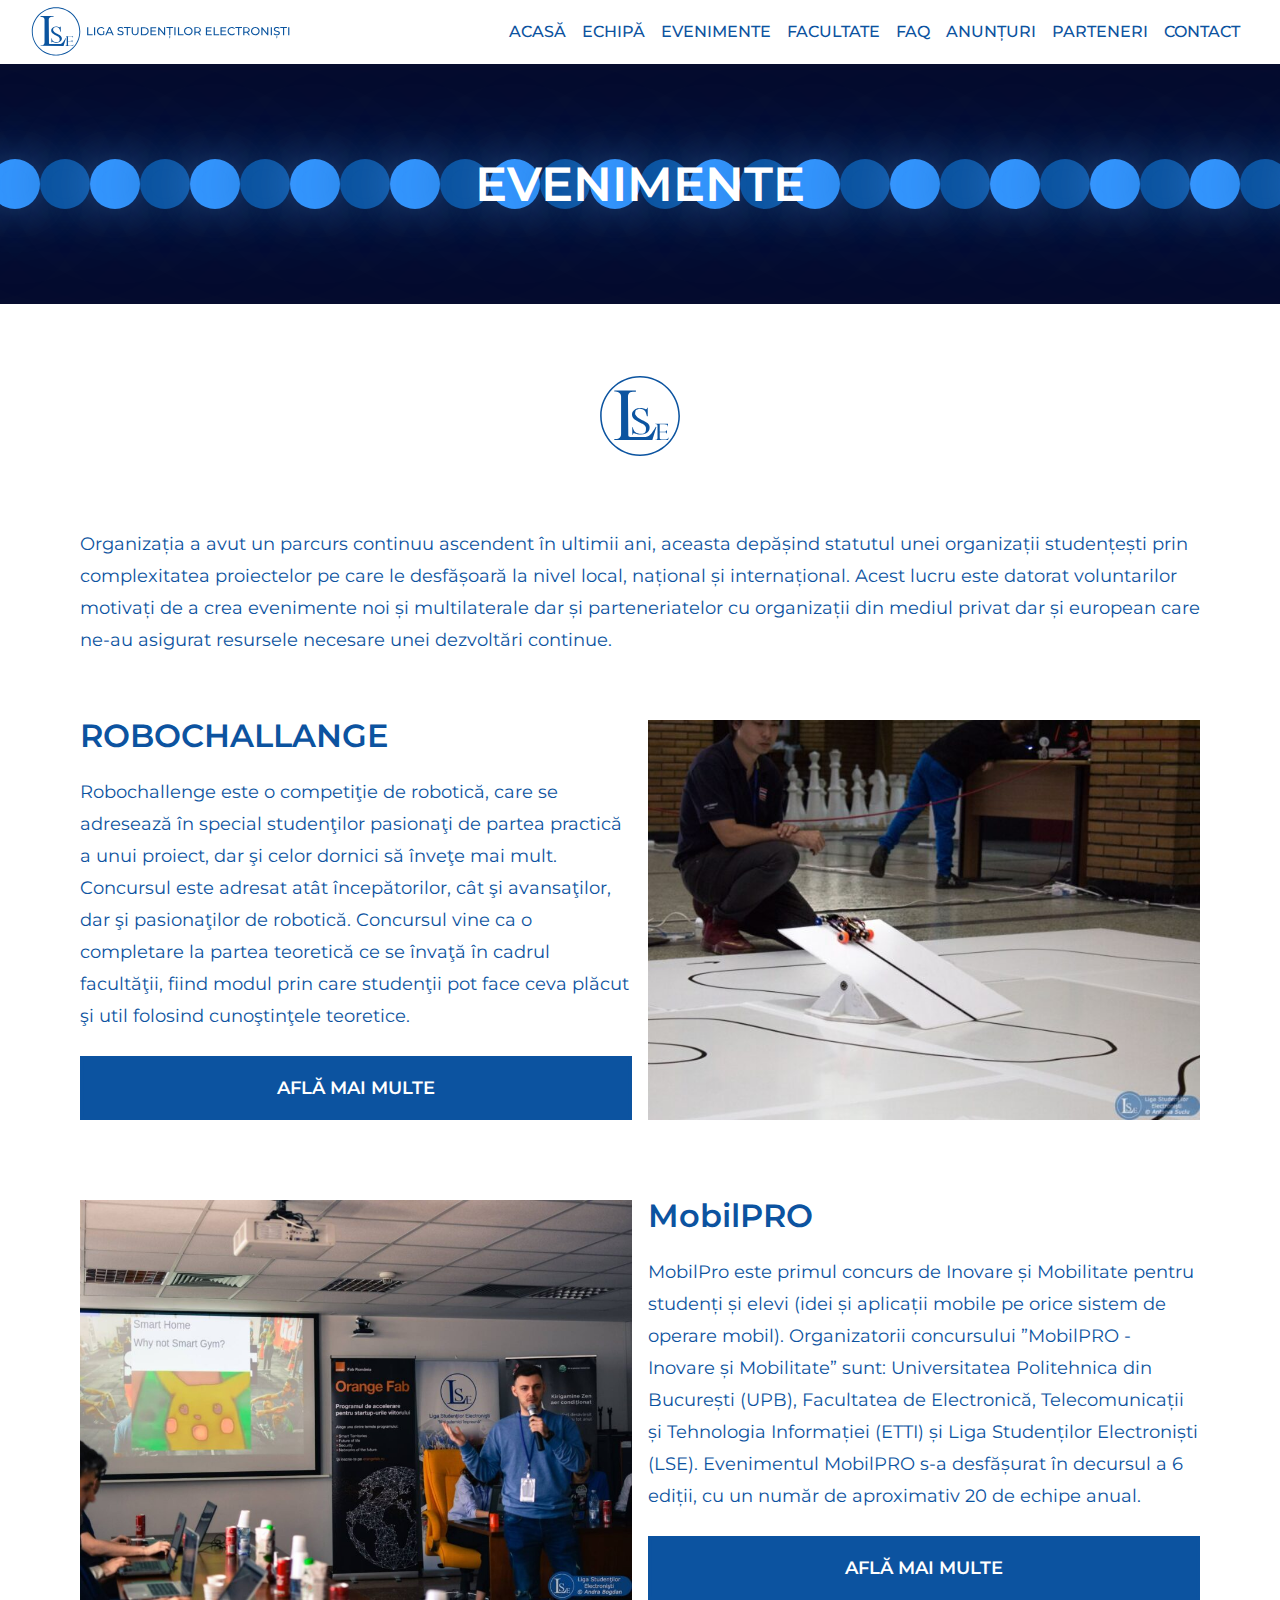
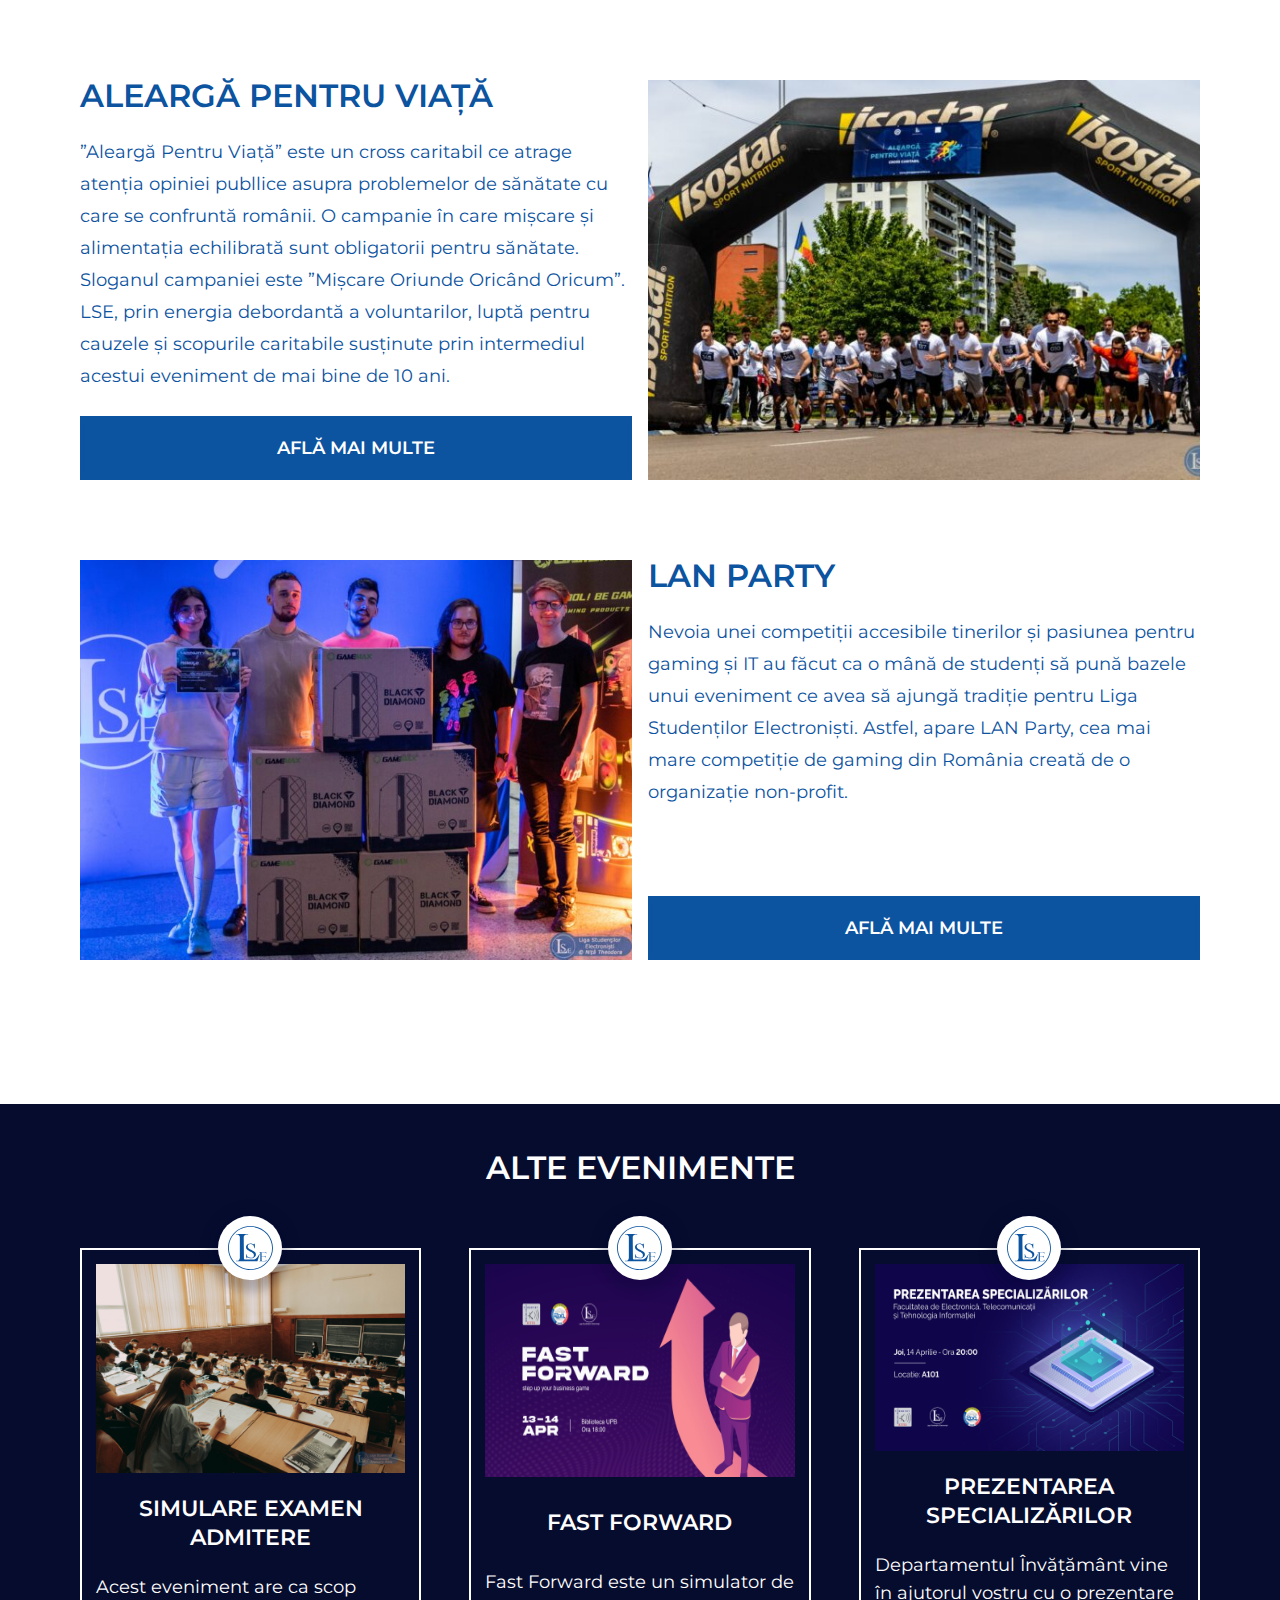
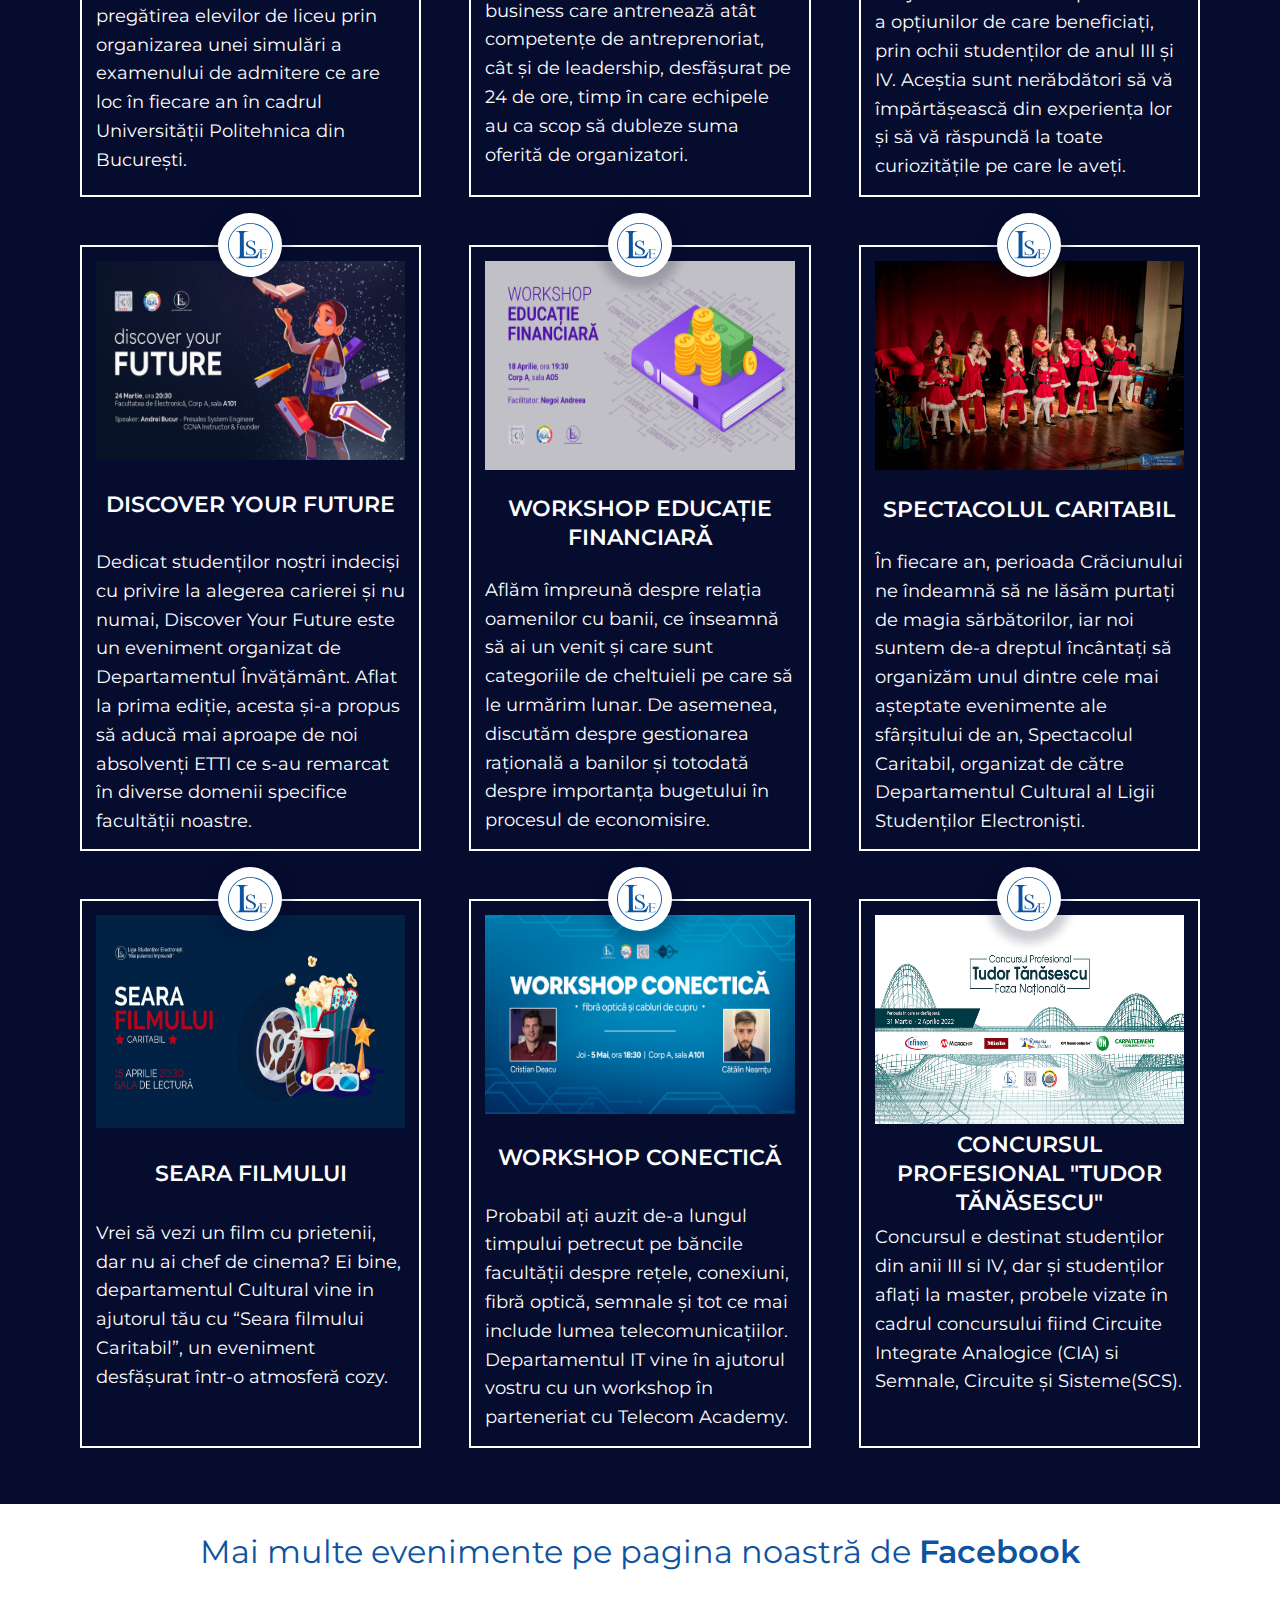
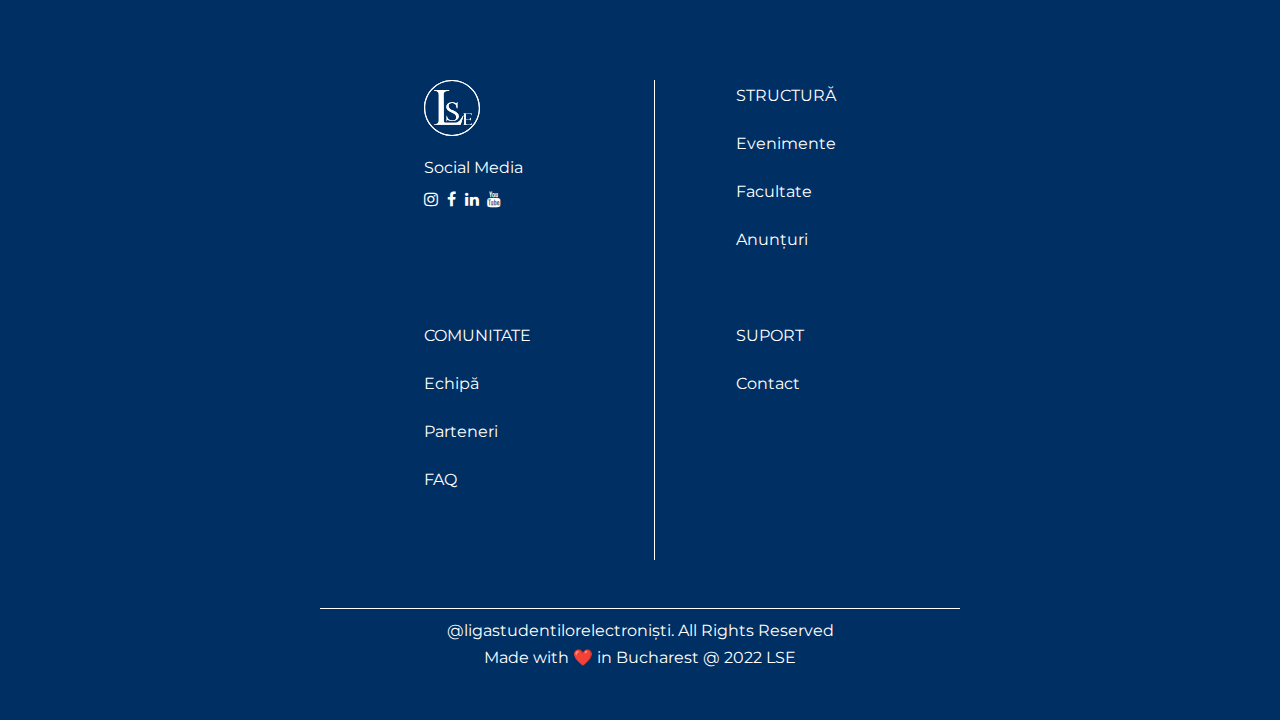
<file: files_html/evenimente.html>
<!DOCTYPE html>

<html>
    <head>
        <meta charset="utf-8">
        <meta http-equiv="X-UA-Compatible" content="IE=edge">
        <title>Evenimente - Liga Studenților Electroniști</title>
        <meta name="author" content = "Ligia Stundenților Electroniști">
        <meta name="description" content="Site-ul official al Ligii Stundenților Electroniști. Află tot ce trebuie sa știi despre organizația noastră! Cladește-ți amintiri de neuitat. Mai puternici împreună!">
        <meta name="viewport" content="width=device-width, initial-scale=1">

        <link rel="shortcut icon" href="../Design/tabLogo.svg">
        <link rel="apple-touch-icon" href="../Design/tabLogo.svg">

        <link rel="stylesheet" href="../files_css/reset.css"> <!-- reset -->
        <link rel="stylesheet" href="../files_css/generalStyle.css"> <!-- generalStyle.css -->
        <link rel="stylesheet" href="../files_css/evenimente.css"> <!-- acasa.css -->
        <link rel="stylesheet" href="https://cdnjs.cloudflare.com/ajax/libs/font-awesome/4.7.0/css/font-awesome.min.css"> <!-- font-awesome icons-->
    </head>
    <body>

        <!--Scroll to top button-->

        <button class = "buttonScrollToTop">
            <i class = "fa fa-arrow-up"></i>
        </button>

        <!-- navigation bar-->
        
        <!-- Desktop Navigation -->

        <div class="navigationBar">
            <div class="leftNav">
            <a href="../files_html/index.html">
                <div class="navLogo">
                </div>
            </a>
            </div>

            <div class="rightNav">
                <input type="checkbox" class = "toggle-menu" id = "mobileCheck">
                
                <label for="mobileCheck">
                    <div class="hamburgerWrapper">
                        <div class="hamburger"></div>
                    </div>
                </label>
            
                <ul class = "navList">
                    <li><a href = "../files_html/index.html">ACASĂ</a></li>
                    <li><a href = "../files_html/echipa.html">ECHIPĂ</a></li>
                    <li><a href = "../files_html/evenimente.html">EVENIMENTE</a></li>
                    <li><a href = "../files_html/facultate.html">FACULTATE</a></li>
                    <li><a href = "../files_html/faq.html">FAQ</a></li>
                    <li><a href = "../files_html/anunturi.html">ANUNȚURI</a></li>
                    <li><a href = "../files_html/parteneri.html">PARTENERI</a></li>
                    <li><a href = "../files_html/contact.html">CONTACT</a></li>
                </ul>
            </div>
        </div>

      <!-- start of header section -->

      <div class="teamHeader">
        <div class="bubbles" id = "infoBubbles">
            <span style = "--i:11;"></span>
            <span style = "--i:12;"></span>
            <span style = "--i:24;"></span>
            <span style = "--i:10;"></span>
            <span style = "--i:14;"></span>
            <span style = "--i:23;"></span>
            <span style = "--i:18;"></span>
            <span style = "--i:16;"></span>
            <span style = "--i:19;"></span>
            <span style = "--i:20;"></span>
            <span style = "--i:22;"></span>
            <span style = "--i:25;"></span>
            <span style = "--i:18;"></span>
            <span style = "--i:21;"></span>
            <span style = "--i:15;"></span>
            <span style = "--i:13;"></span>
            <span style = "--i:26;"></span>
            <span style = "--i:17;"></span>
            <span style = "--i:13;"></span>
            <span style = "--i:20;"></span>
            <span style = "--i:19;"></span>
            <span style = "--i:20;"></span>
            <span style = "--i:22;"></span>
            <span style = "--i:25;"></span>
            <span style = "--i:18;"></span>
            <span style = "--i:21;"></span>
            <span style = "--i:15;"></span>
            <span style = "--i:13;"></span>
            <span style = "--i:26;"></span>
            <span style = "--i:17;"></span>
            <span style = "--i:13;"></span>
            <span style = "--i:20;"></span>
            <span style = "--i:19;"></span>
            <span style = "--i:20;"></span>
            <span style = "--i:22;"></span>
            <span style = "--i:25;"></span>
            <span style = "--i:18;"></span>
            <span style = "--i:21;"></span>
            <span style = "--i:15;"></span>
            <span style = "--i:13;"></span>
            <span style = "--i:26;"></span>
            <span style = "--i:17;"></span>
            <span style = "--i:13;"></span>
            <span style = "--i:20;"></span>
        </div>
        <h1>EVENIMENTE</h1>
    </div>

   
    <!-- start of information section -->

    <div class="infoSection">
        <div class="contentWrapper"> 
            <div class="lseLogo">
            </div>

            <div class="sectionDescription">
                <p class = "sectionDescriptionP" id = "sectionDescriptionTop">
                    Organizația a avut un parcurs continuu ascendent în ultimii ani, aceasta depășind statutul unei organizații 
                    studențești prin complexitatea proiectelor pe care le desfășoară la nivel local, național și internațional. 
                    Acest lucru este datorat voluntarilor motivați de a crea evenimente noi și multilaterale dar și parteneriatelor 
                    cu organizații din mediul privat dar și european care </br> ne-au asigurat resursele necesare unei dezvoltări continue.
                </p>

                <!-- ROBOCHALLANGE -->

                <div class = "eventHeader">
                    <div class="mobile eventRightSide">
                        <div class="sliderImg roboSliderImg" id = "roboSliderImg"></div>
                    </div>

                    <div class="eventLeftSide">
                        <div class = "eventHeaderTitle">
                            <h1>ROBOCHALLANGE</h1>
                        </div>

                        <div class="eventDescriptionSection">
                            <p class = "eventDescription">
                                Robochallenge este o competiţie de robotică, care se adresează în special studenţilor pasionaţi de partea practică a unui 
                                proiect, dar şi celor dornici să înveţe mai mult. Concursul este adresat atât începătorilor, cât şi avansaţilor, dar şi 
                                pasionaţilor de robotică. Concursul vine ca o completare la partea teoretică ce se învaţă în cadrul facultăţii, fiind modul 
                                prin care studenţii pot face ceva plăcut şi util folosind cunoştinţele teoretice.
                             </p>
                        </div>

                        <a target = "_blank" href = "http://www.robochallenge.ro/ro#collapse-215" class="successButton">
                            <p class = "successButtonText">AFLĂ MAI MULTE</p>
                        </a>     

                    </div>

                        <div class="desktop eventRightSide">
                            <div class="sliderImg roboSliderImg" id = "roboSliderImgDesktop"></div>
                        </div>

                    </div>

                <!-- MobilPRO -->

                <div class = "eventHeader">
                    <div class="eventRightSide">
                        <div class="sliderImg mobilProSliderImg" id = "mobilProSliderImg"></div>
                    </div>
                    <div class="eventLeftSide">
                        <div class = "eventHeaderTitle">
                            <h1>MobilPRO</h1>
                        </div>

                        <div class="eventDescriptionSection">
                            <p class = "eventDescription">
                                MobilPro este primul concurs de Inovare și Mobilitate pentru studenți și elevi 
                                (idei și aplicații mobile pe orice sistem de operare mobil). Organizatorii concursului ”MobilPRO - Inovare 
                                și Mobilitate” sunt: Universitatea Politehnica din București (UPB), Facultatea de Electronică, 
                                Telecomunicații și Tehnologia Informației (ETTI) și Liga Studenților Electroniști (LSE). Evenimentul 
                                MobilPRO s-a desfășurat în decursul a 6 ediții, cu un număr de aproximativ 20 de echipe anual.
                             </p>
                        </div>

                            <a target = "_blank" href = "https://www.facebook.com/mobilproetti/?ref=page_internal" class="successButton">
                                <p class = "successButtonText">AFLĂ MAI MULTE</p>
                            </a>     
                        </div>
                    </div>

                <!-- APV -->

                <div class = "eventHeader">
                    <div class="mobile eventRightSide">
                        <div class="sliderImg apvSliderImg" id = "apvSliderImg"></div>
                    </div>
         
                    <div class="eventLeftSide">
                        <div class = "eventHeaderTitle">
                            <h1>ALEARGĂ PENTRU VIAȚĂ</h1>
                        </div>

                        <div class="eventDescriptionSection">
                            <p class = "eventDescription">
                                ”Aleargă Pentru Viață” este un cross caritabil ce atrage atenția opiniei publlice asupra problemelor de 
                                sănătate cu care se confruntă românii. O campanie în care mișcare și alimentația echilibrată sunt 
                                obligatorii pentru sănătate. Sloganul campaniei este ”Mișcare Oriunde Oricând Oricum”. LSE, prin energia debordantă a voluntarilor, luptă pentru cauzele și scopurile caritabile 
                                susținute prin intermediul acestui eveniment de mai bine de 10 ani.
                             </p>
                        </div>

                        <a target = "_blank" href = "https://www.facebook.com/AleargaPentruViata/" class="successButton">
                            <p class = "successButtonText">AFLĂ MAI MULTE</p>
                        </a>     

                    </div>

                        <div class="desktop eventRightSide">
                            <div class="sliderImg apvSliderImg" id = "apvSliderImgDesktop"></div>
                        </div>
                    </div>

                     <!-- LAN PARTY -->

                <div class = "eventHeader">
                    <div class="eventRightSide">
                        <div class="sliderImg lanSliderImg" id = "lanSliderImg"></div>
                    </div>
                    <div class="eventLeftSide">
                        <div class = "eventHeaderTitle">
                            <h1>LAN PARTY</h1>
                        </div>

                        <div class="eventDescriptionSection">
                            <p class = "eventDescription">
                                Nevoia unei competiții accesibile tinerilor și pasiunea pentru gaming și IT au făcut ca o mână 
                                de studenți să pună bazele unui eveniment ce avea să ajungă tradiție pentru Liga Studenților 
                                Electroniști. Astfel, apare LAN Party, cea mai mare competiție de gaming din România creată de 
                                o organizație non-profit.
                             </p>
                        </div>

                            <a target = "_blank" href = "https://www.facebook.com/media/set/?vanity=lseorgro&set=a.5663519690358889" class="successButton">
                                <p class = "successButtonText">AFLĂ MAI MULTE</p>
                            </a>     
                        </div>
                    </div>

                </div>
            </div>
        </div>

        <div class="alteEvenimente">
            <div class="" id = "alteContentWrapper">
                <h1 class = "alteTitle">ALTE EVENIMENTE</h1>

                <div class="gridWrapper">

                    <!--Simulare Admitere-->                    

                    <div class="eventCard">

                        <div class="eventLogo">
                            <img class = "eventLogoImg" src="../pics/pics_index/general_pics/icon_logoLSEblue.svg" alt="lseLogo"/>
                        </div>

                        <div class="eventCardImgWrapper">
                            <img id = "simulareAdmitere" src = "../pics/pics_evenimente/pics_alteEvenimente/alteEvenimente_simulare.jpg" alt ="simulare admitere" class = "eventCardImg"/>
                        </div>

                        <div class="eventCardTitleWrapper">
                            <h1>SIMULARE EXAMEN ADMITERE</h1>
                        </div>

                        <div class="eventCardDescriptionWrapper">
                            <p>Acest eveniment are ca scop pregătirea elevilor de liceu prin organizarea unei simulări a examenului de 
                                admitere ce are loc în fiecare an în cadrul Universității Politehnica din București.
                            </p>
                        </div>
                    </div>

                    <!--Fast Forward-->                    

                    <div class="eventCard">

                        <div class="eventLogo">
                            <img class = "eventLogoImg" src="../pics/pics_index/general_pics/icon_logoLSEblue.svg" alt="lseLogo"/>
                        </div>

                        <div class="eventCardImgWrapper">
                            <img id = "simulareAdmitere" src = "../pics/pics_evenimente/pics_alteEvenimente/alteEvenimente_fastForward.jpg" alt ="simulare admitere" class = "eventCardImg"/>
                        </div>

                        <div class="eventCardTitleWrapper">
                            <h1>FAST FORWARD</h1>
                        </div>

                        <div class="eventCardDescriptionWrapper">
                            <p>
                                Fast Forward este un simulator de business care antrenează atât competențe de antreprenoriat, cât și de
                                leadership, desfășurat pe 24 de ore, timp în care echipele au ca scop să dubleze suma oferită de 
                                organizatori.
                            </p>
                        </div>
                    </div>

                     <!--Prezentarea Specializarilor-->                    

                     <div class="eventCard">

                        <div class="eventLogo">
                            <img class = "eventLogoImg" src="../pics/pics_index/general_pics/icon_logoLSEblue.svg" alt="lseLogo"/>
                        </div>

                        <div class="eventCardImgWrapper">
                            <img id = "simulareAdmitere" src = "../pics/pics_evenimente/pics_alteEvenimente/alteEvenimente_PrezentareaSpecializarilor.jpg" alt ="simulare admitere" class = "eventCardImg"/>
                        </div>

                        <div class="eventCardTitleWrapper">
                            <h1>PREZENTAREA SPECIALIZĂRILOR</h1>
                        </div>

                        <div class="eventCardDescriptionWrapper">
                            <p>
                                Departamentul Învățământ vine în ajutorul vostru cu o prezentare a opțiunilor de care beneficiați, 
                                prin ochii studenților de anul III și IV. Aceștia sunt nerăbdători să vă împărtășească din experiența 
                                lor și să vă răspundă la toate curiozitățile pe care le aveți.
                            </p>
                        </div>
                    </div>

                    <!--Discover Your Futurer-->                    

                    <div class="eventCard">

                        <div class="eventLogo">
                            <img class = "eventLogoImg" src="../pics/pics_index/general_pics/icon_logoLSEblue.svg" alt="lseLogo"/>
                        </div>

                        <div class="eventCardImgWrapper">
                            <img id = "simulareAdmitere" src = "../pics/pics_evenimente/pics_alteEvenimente/alteEvenimente_discoverYourFuture.jpg" alt ="simulare admitere" class = "eventCardImg"/>
                        </div>

                        <div class="eventCardTitleWrapper">
                            <h1>DISCOVER YOUR FUTURE</h1>
                        </div>

                        <div class="eventCardDescriptionWrapper">
                            <p>
                                Dedicat studenților noștri indeciși cu privire la alegerea carierei și nu numai, Discover Your Future 
                                este un eveniment organizat de Departamentul Învățământ. Aflat la prima ediție, acesta și-a propus să 
                                aducă mai aproape de noi absolvenți ETTI ce s-au remarcat în diverse domenii specifice facultății noastre.
                            </p>
                        </div>
                    </div>

                    <!--Workshop Educație Financiară-->                    

                    <div class="eventCard">

                        <div class="eventLogo">
                            <img class = "eventLogoImg" src="../pics/pics_index/general_pics/icon_logoLSEblue.svg" alt="lseLogo"/>
                        </div>

                        <div class="eventCardImgWrapper">
                            <img id = "simulareAdmitere" src = "../pics/pics_evenimente/pics_alteEvenimente/alteEvenimente_educatieFinanciara.jpg" alt ="simulare admitere" class = "eventCardImg"/>
                        </div>

                        <div class="eventCardTitleWrapper">
                            <h1>WORKSHOP EDUCAȚIE FINANCIARĂ</h1>
                        </div>

                        <div class="eventCardDescriptionWrapper">
                            <p>
                                Aflăm împreună despre relația oamenilor cu banii, ce înseamnă să ai un venit și care sunt categoriile 
                                de cheltuieli pe care să le urmărim lunar. De asemenea, discutăm despre gestionarea rațională 
                                a banilor și totodată despre importanța bugetului în procesul de 
                                economisire.
                            </p>
                        </div>
                    </div>

                     <!--Spectacolul Caritabil-->                    

                     <div class="eventCard">

                        <div class="eventLogo">
                            <img class = "eventLogoImg" src="../pics/pics_index/general_pics/icon_logoLSEblue.svg" alt="lseLogo"/>
                        </div>

                        <div class="eventCardImgWrapper">
                            <img id = "simulareAdmitere" src = "../pics/pics_evenimente/pics_alteEvenimente/alteEvenimente_spectacolulCaritabil.jpg" alt ="simulare admitere" class = "eventCardImg"/>
                        </div>

                        <div class="eventCardTitleWrapper">
                            <h1>SPECTACOLUL CARITABIL</h1>
                        </div>

                        <div class="eventCardDescriptionWrapper">
                            <p>
                                În fiecare an, perioada Crăciunului ne îndeamnă să ne lăsăm purtați de magia sărbătorilor, 
                                iar noi suntem de-a dreptul încântați să organizăm unul dintre cele mai așteptate evenimente 
                                ale sfârșitului de an, Spectacolul Caritabil, organizat de către Departamentul Cultural al Ligii 
                                Studenților Electroniști.
                            </p>
                        </div>
                    </div>

                    <!--Seara Filmului-->                    

                    <div class="eventCard">

                        <div class="eventLogo">
                            <img class = "eventLogoImg" src="../pics/pics_index/general_pics/icon_logoLSEblue.svg" alt="lseLogo"/>
                        </div>

                        <div class="eventCardImgWrapper">
                            <img id = "simulareAdmitere" src = "../pics/pics_evenimente/pics_alteEvenimente/alteEvenimente_searaFilmului.jpg" alt ="simulare admitere" class = "eventCardImg"/>
                        </div>

                        <div class="eventCardTitleWrapper">
                            <h1>SEARA FILMULUI</h1>
                        </div>

                        <div class="eventCardDescriptionWrapper">
                            <p>
                                Vrei să vezi un film cu prietenii, dar nu ai chef de cinema? Ei bine, departamentul Cultural vine 
                                in ajutorul tău cu “Seara filmului Caritabil”, un eveniment desfășurat într-o atmosferă cozy.
                            </p>
                        </div>
                    </div>

                    <!--Workshop Conectică-->                    

                    <div class="eventCard">

                        <div class="eventLogo">
                            <img class = "eventLogoImg" src="../pics/pics_index/general_pics/icon_logoLSEblue.svg" alt="lseLogo"/>
                        </div>

                        <div class="eventCardImgWrapper">
                            <img id = "simulareAdmitere" src = "../pics/pics_evenimente/pics_alteEvenimente/alteEvenimente_conectica.jpg" alt ="simulare admitere" class = "eventCardImg"/>
                        </div>

                        <div class="eventCardTitleWrapper">
                            <h1>WORKSHOP CONECTICĂ</h1>
                        </div>

                        <div class="eventCardDescriptionWrapper">
                            <p>
                                Probabil ați auzit de-a lungul timpului petrecut pe băncile facultății despre rețele, conexiuni, 
                                fibră optică, semnale și tot ce mai include lumea telecomunicațiilor. Departamentul IT vine în 
                                ajutorul vostru cu un workshop în parteneriat cu Telecom Academy.
                            </p>
                        </div>
                    </div>

                    <!--Concursul Profesional ”Tudor Tănăsescu”-->                    

                    <div class="eventCard">

                        <div class="eventLogo">
                            <img class = "eventLogoImg" src="../pics/pics_index/general_pics/icon_logoLSEblue.svg" alt="lseLogo"/>
                        </div>

                        <div class="eventCardImgWrapper">
                            <img id = "simulareAdmitere" src = "../pics/pics_evenimente/pics_alteEvenimente/alteEvenimente_tudor.jpg" alt ="simulare admitere" class = "eventCardImg"/>
                        </div>

                        <div class="eventCardTitleWrapper">
                            <h1>CONCURSUL PROFESIONAL "TUDOR TĂNĂSESCU"</h1>
                        </div>

                        <div class="eventCardDescriptionWrapper">
                            <p>
                                Concursul e destinat studenților din anii III si IV, dar și studenților aflați la master, probele vizate
                                 în cadrul concursului fiind Circuite Integrate Analogice (CIA) si Semnale, Circuite și Sisteme(SCS).
                            </p>
                        </div>
                    </div>

                </div>
            </div>
        </div>

        <div class="moreInfoSection">
            <h1>
                Mai multe evenimente pe pagina noastră de
                <a target = "_blank" href = "https://www.facebook.com/lseorgro/" alt = "fbLink">Facebook</a></h1>
        </div>

   
    <!-- end of information section -->

    <!-- footer section -->

    <div class="footer">
        <div class="footerGridWrapper">

            <div class="gridBox" id = "gridBox1">
                <div class="dividerLogo" id = "footerLogo">
                    <a href = "index.html"><div class="dividerLogo" id = "footerLogo"></div></a>
                </div>
                
                <div class="socialLinks">
                    <p>Social Media</p>
                    <a href="https://www.instagram.com/ligastudentilorelectronistilse/?hl=en" class="fa fa-instagram"></a>  
                    <a href="https://www.facebook.com/lseorgro/" class="fa fa-facebook"></a>  
                    <a href="https://www.linkedin.com/company/ligastudentilorelectronisti/?viewAsMember=true" class="fa fa-linkedin"></a>
                    <a href="https://www.youtube.com/user/lsebucuresti" class="fa fa-youtube"></a>   
                </div>
            </div>

            <div class="gridBox" id = "gridBox2">
                <h1 class = "gridBoxHeading">STRUCTURĂ</h1>
                <p><a href = "evenimente.html">Evenimente</a></p>
                <p><a href = "facultate.html">Facultate</a></p>
                <p><a href = "anunturi.html">Anunțuri</a></p>
            </div>

            <div class="gridBox" id = "gridBox3">
                <h1 class = "gridBoxHeading">COMUNITATE</h1>
                <p><a href = "echipa.html">Echipă</a></p>
                <p><a href = "parteneri.html">Parteneri</a></p>
                <p><a href = "faq.html">FAQ</a></p>
            </div>
            <div class="gridBox" id = "gridBox4">
                <h1 class = "gridBoxHeading">SUPORT</h1>
                <p><a href = "contact.html">Contact</a></p>
            </div>
        </div>

        <div class="rightsBar">
            <div class="leftSideText">
                <p class = "footerLeftText">@ligastudentilorelectroniști. All Rights Reserved</p>
            </div>
            <div class="rightSideText">
                <p class = "footerRightText">Made with ❤️ in Bucharest @ 2022 LSE</p>
            </div>
        </div>

    </div>

        <!-- script execution-->

        <script src = "../files_js/evenimente.js"></script>
        <script src = "../files_js/scrollToTop.js"></script>

    </body>
</html>
</file>
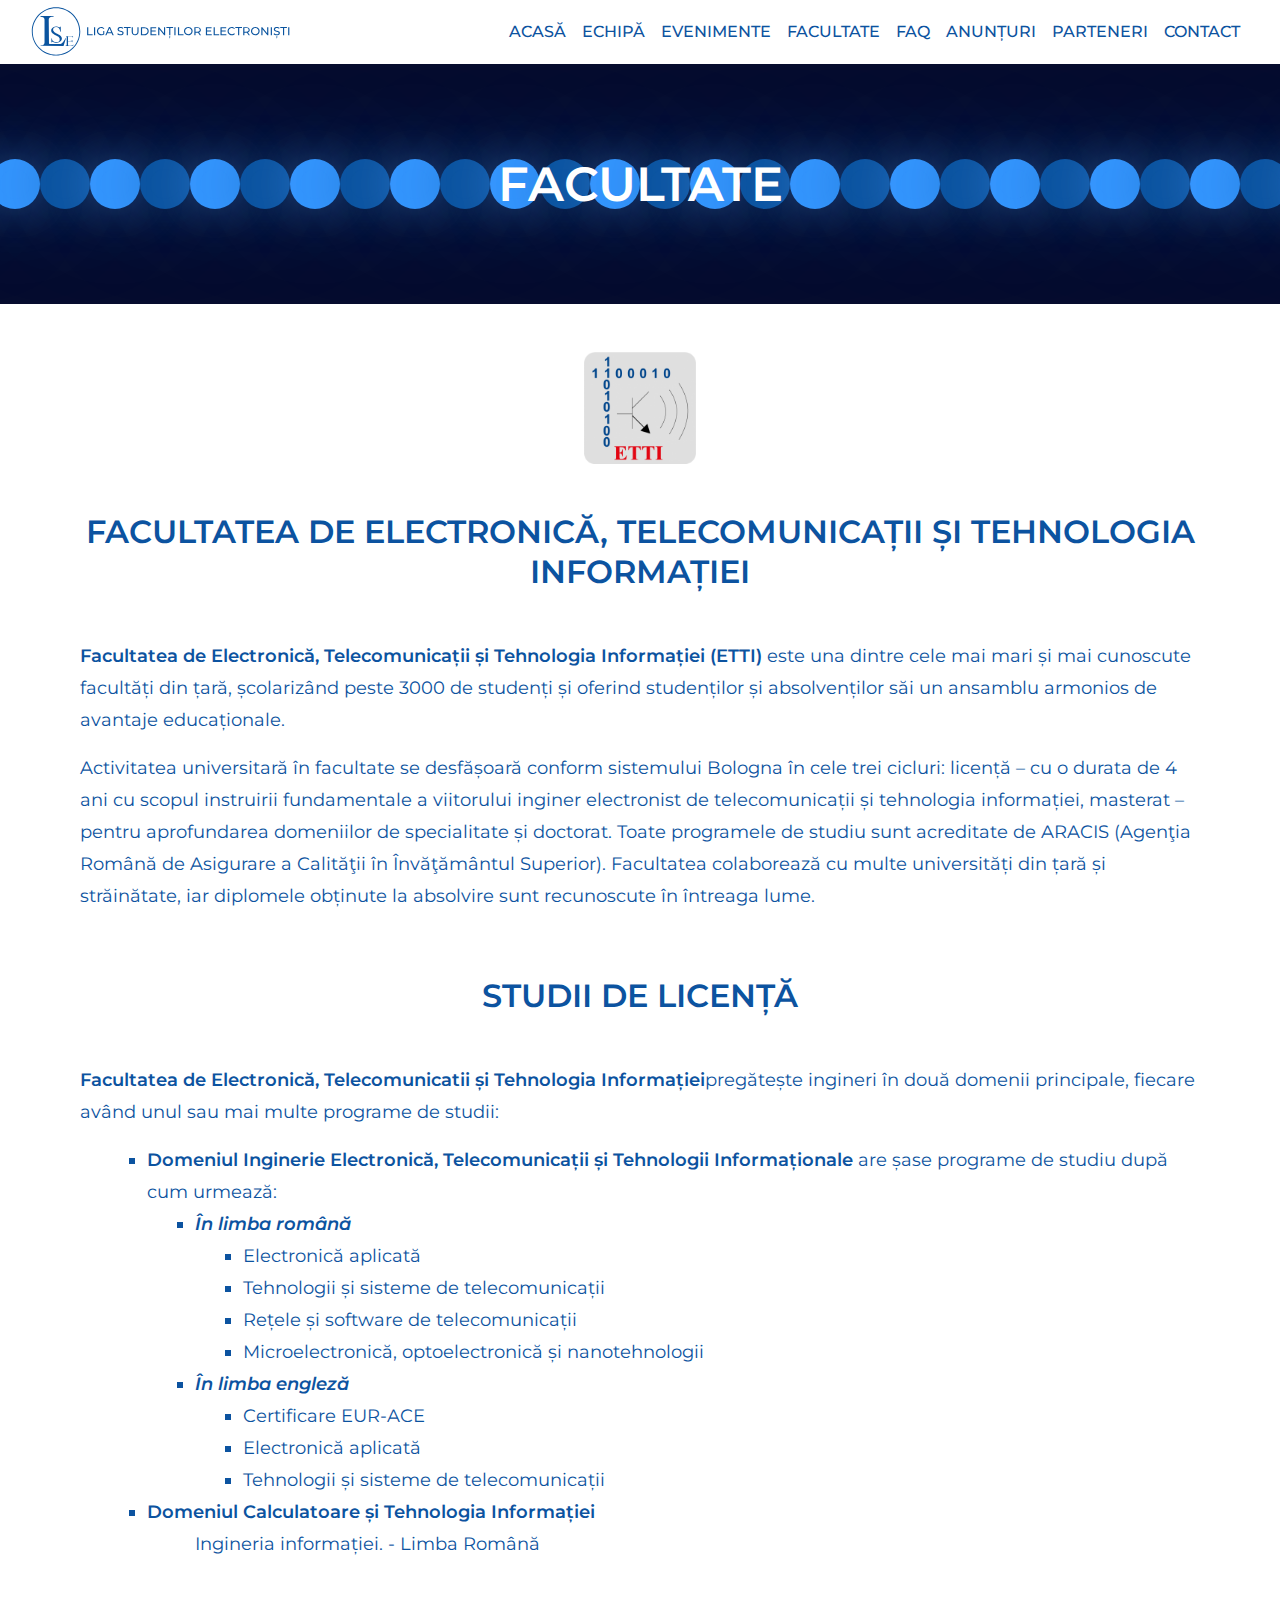
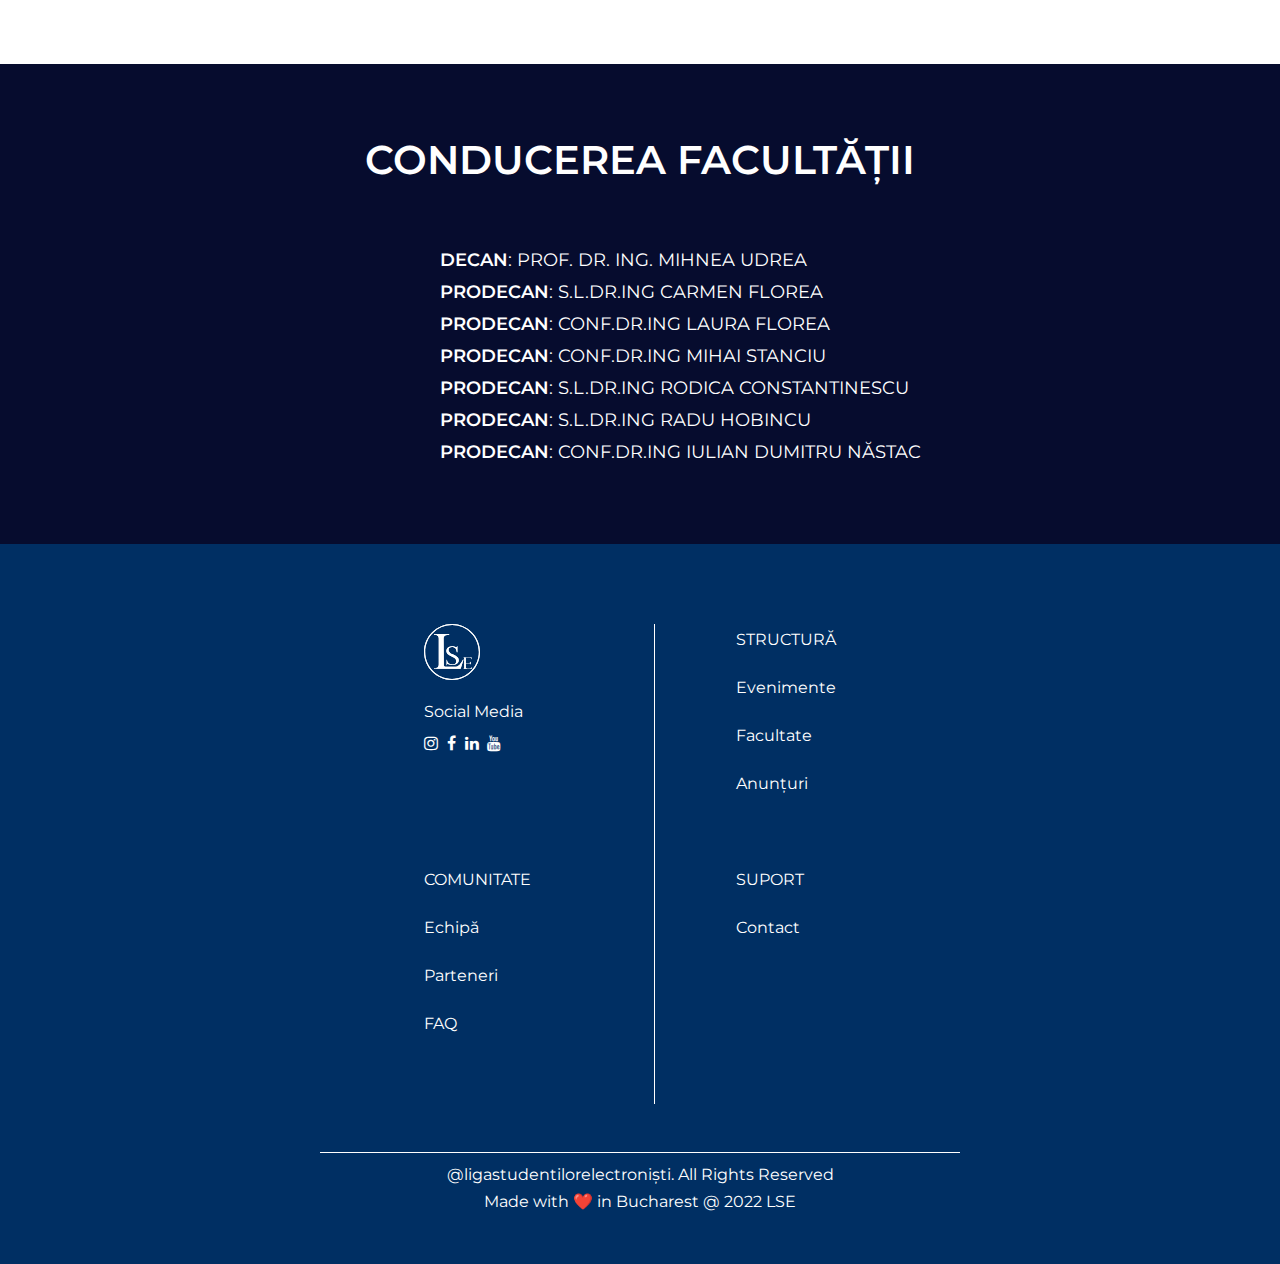
<file: files_html/facultate.html>
<!DOCTYPE html>

<html>
    <head>
        <meta charset="utf-8">
        <meta http-equiv="X-UA-Compatible" content="IE=edge">
        <title>Facultate - Liga Studenților Electroniști</title>
        <meta name="author" content = "Ligia Stundenților Electroniști">
        <meta name="description" content="Site-ul official al Ligii Stundenților Electroniști. Află tot ce trebuie sa știi despre organizația noastră! Cladește-ți amintiri de neuitat. Mai puternici împreună!">
        <meta name="viewport" content="width=device-width, initial-scale=1">

        <link rel="shortcut icon" href="../Design/tabLogo.svg">
        <link rel="apple-touch-icon" href="../Design/tabLogo.svg">

        <link rel="stylesheet" href="../files_css/reset.css"> <!-- reset -->
        <link rel="stylesheet" href="../files_css/generalStyle.css"> <!-- generalStyle.css -->
        <link rel="stylesheet" href="../files_css/facultate.css"> <!-- facultate.css -->
        <link rel="stylesheet" href="https://cdnjs.cloudflare.com/ajax/libs/font-awesome/4.7.0/css/font-awesome.min.css"> <!-- font-awesome icons-->
    </head>
    <body>

        <!--Scroll to top button-->

        <button class = "buttonScrollToTop">
            <i class = "fa fa-arrow-up"></i>
        </button>

        <!-- navigation bar-->
        
        <!-- Desktop Navigation -->

        <div class="navigationBar">
            <div class="leftNav">
            <a href="../files_html/index.html">
                <div class="navLogo">
                </div>
            </a>
            </div>

            <div class="rightNav">
                <input type="checkbox" class = "toggle-menu" id = "mobileCheck">
                
                <label for="mobileCheck">
                    <div class="hamburgerWrapper">
                        <div class="hamburger"></div>
                    </div>
                </label>
            
                <ul class = "navList">
                    <li><a href = "../files_html/index.html">ACASĂ</a></li>
                    <li><a href = "../files_html/echipa.html">ECHIPĂ</a></li>
                    <li><a href = "../files_html/evenimente.html">EVENIMENTE</a></li>
                    <li><a href = "../files_html/facultate.html">FACULTATE</a></li>
                    <li><a href = "../files_html/faq.html">FAQ</a></li>
                    <li><a href = "../files_html/anunturi.html">ANUNȚURI</a></li>
                    <li><a href = "../files_html/parteneri.html">PARTENERI</a></li>
                    <li><a href = "../files_html/contact.html">CONTACT</a></li>
                </ul>
            </div>
        </div>

        <div class="teamHeader">
            <div class="bubbles" id = "infoBubbles">
                <span style = "--i:11;"></span>
                <span style = "--i:12;"></span>
                <span style = "--i:24;"></span>
                <span style = "--i:10;"></span>
                <span style = "--i:14;"></span>
                <span style = "--i:23;"></span>
                <span style = "--i:18;"></span>
                <span style = "--i:16;"></span>
                <span style = "--i:19;"></span>
                <span style = "--i:20;"></span>
                <span style = "--i:22;"></span>
                <span style = "--i:25;"></span>
                <span style = "--i:18;"></span>
                <span style = "--i:21;"></span>
                <span style = "--i:15;"></span>
                <span style = "--i:13;"></span>
                <span style = "--i:26;"></span>
                <span style = "--i:17;"></span>
                <span style = "--i:13;"></span>
                <span style = "--i:20;"></span>
                <span style = "--i:19;"></span>
                <span style = "--i:20;"></span>
                <span style = "--i:22;"></span>
                <span style = "--i:25;"></span>
                <span style = "--i:18;"></span>
                <span style = "--i:21;"></span>
                <span style = "--i:15;"></span>
                <span style = "--i:13;"></span>
                <span style = "--i:26;"></span>
                <span style = "--i:17;"></span>
                <span style = "--i:13;"></span>
                <span style = "--i:20;"></span>
                <span style = "--i:19;"></span>
                <span style = "--i:20;"></span>
                <span style = "--i:22;"></span>
                <span style = "--i:25;"></span>
                <span style = "--i:18;"></span>
                <span style = "--i:21;"></span>
                <span style = "--i:15;"></span>
                <span style = "--i:13;"></span>
                <span style = "--i:26;"></span>
                <span style = "--i:17;"></span>
                <span style = "--i:13;"></span>
                <span style = "--i:20;"></span>
            </div>
            <h1>FACULTATE</h1>
        </div>


    <!-- start of information section -->

    <div class="infoSection">
        <div class="contentWrapper">
            <div class="ettiLogo">
            </div>
            
            <div class="infoSectionTitle">
                FACULTATEA DE ELECTRONICĂ, TELECOMUNICAȚII ȘI TEHNOLOGIA INFORMAȚIEI
            </div>

            <div class="sectionDescription">
                <p>
                    <span class = "semibold">Facultatea de Electronică, Telecomunicații și Tehnologia Informației (ETTI)</span> este una dintre cele mai 
                    mari și mai cunoscute facultăți din țară, școlarizând peste 3000 de studenți și oferind studenților și 
                    absolvenților săi un ansamblu armonios de avantaje educaționale.
                </p>

                </br>

                <p>
                    Activitatea universitară în facultate se desfășoară conform sistemului Bologna în cele trei cicluri: licență – 
                    cu o durata de 4 ani cu scopul instruirii fundamentale a viitorului inginer electronist de telecomunicații și 
                    tehnologia informației, masterat – pentru aprofundarea domeniilor de specialitate și doctorat. Toate programele 
                    de studiu sunt acreditate de ARACIS (Agenţia Română de Asigurare a Calităţii în Învăţământul Superior). 
                    Facultatea colaborează cu multe universități din țară și străinătate, iar diplomele obținute la absolvire sunt 
                    recunoscute în întreaga lume.
                </p>

                </br>

                <div class="infoSectionTitle">
                    STUDII DE LICENȚĂ
                </div>

                <p>
                     <span class = "semibold">Facultatea de Electronică, Telecomunicatii și Tehnologia Informației</span>pregătește ingineri în două domenii principale, 
                    fiecare având unul sau mai multe programe de studii:
                </p>

                </br>

                <ul class = "outerList">
                    <li class = "listElement">
                        <span class = "semibold">Domeniul Inginerie Electronică, Telecomunicații și Tehnologii Informaționale</span> are șase programe de studiu după 
                        cum urmează: 
                        <ul class = "outerInnerList"><span class = "italic semibold"><li>În limba română</li></span>
                            <li class = "listElement">Electronică aplicată</li>
                            <li class = "listElement">Tehnologii și sisteme de telecomunicații</li>
                            <li class = "listElement">Rețele și software de telecomunicații</li>
                            <li class = "listElement">Microelectronică, optoelectronică și nanotehnologii
                            </li>
                        </ul>

                        <ul class = "outerInnerList"><span class = "italic semibold"><li>În limba engleză</li></span>
                            <li class = "listElement">Certificare EUR-ACE</li>
                            <li class = "listElement">Electronică aplicată</li>
                            <li class = "listElement">Tehnologii și sisteme de telecomunicații</li>
                        </ul>
                    </li>

                    <li class = "listElement">
                        <span class = "semibold">Domeniul Calculatoare și Tehnologia Informației</span>
                        <ul>
                            <li class = "listElement">Ingineria informației. - Limba Română</li>
                        </ul>
                    </li>
                </ul>
            </div>
        </div>
    </div>

    <!-- end of information section -->

    <!-- start of conducere section -->

    <div class="conducereSection">
        <div class="contentWrapper" id = "conducereContentWrapper">
            <h1 class="conducereSectionTitle desktopConducerea">CONDUCEREA FACULTĂȚII</h1>
            <h1 class="conducereSectionTitle mobileConducerea">CONDUCEREA <br/>FACULTĂȚII</h1>

            <ul class = "conducereList">
                <li class = "conducereListElement">
                    <span class = "semibold">DECAN</span>: PROF. DR. ING. MIHNEA UDREA
                </li>

                <li class = "conducereListElement">
                    <span class = "semibold">PRODECAN</span>: S.L.DR.ING CARMEN FLOREA
                </li>

                <li class = "conducereListElement">
                    <span class = "semibold">PRODECAN</span>: CONF.DR.ING LAURA FLOREA
                </li>

                <li class = "conducereListElement">
                    <span class = "semibold">PRODECAN</span>: CONF.DR.ING MIHAI STANCIU
                </li>

                <li class = "conducereListElement">
                    <span class = "semibold">PRODECAN</span>: S.L.DR.ING RODICA CONSTANTINESCU
                </li>

                <li class = "conducereListElement">
                    <span class = "semibold">PRODECAN</span>: S.L.DR.ING RADU HOBINCU
                </li>

                <li class = "conducereListElement">
                    <span class = "semibold">PRODECAN</span>: CONF.DR.ING IULIAN DUMITRU NĂSTAC
                </li>

            </ul>

        </div>
    </div>

    <!-- end of conducere section -->

    <!-- footer section -->

    <div class="footer">
        <div class="footerGridWrapper">

            <div class="gridBox" id = "gridBox1">
                <div class="dividerLogo" id = "footerLogo">
                    <a href = "index.html"><div class="dividerLogo" id = "footerLogo"></div></a>
                </div>
                
                <div class="socialLinks">
                    <p>Social Media</p>
                    <a href="https://www.instagram.com/ligastudentilorelectronistilse/?hl=en" class="fa fa-instagram"></a>  
                    <a href="https://www.facebook.com/lseorgro/" class="fa fa-facebook"></a>  
                    <a href="https://www.linkedin.com/company/ligastudentilorelectronisti/?viewAsMember=true" class="fa fa-linkedin"></a>
                    <a href="https://www.youtube.com/user/lsebucuresti" class="fa fa-youtube"></a>   
                </div>
            </div>

            <div class="gridBox" id = "gridBox2">
                <h1 class = "gridBoxHeading">STRUCTURĂ</h1>
                <p><a href = "evenimente.html">Evenimente</a></p>
                <p><a href = "facultate.html">Facultate</a></p>
                <p><a href = "anunturi.html">Anunțuri</a></p>
            </div>

            <div class="gridBox" id = "gridBox3">
                <h1 class = "gridBoxHeading">COMUNITATE</h1>
                <p><a href = "echipa.html">Echipă</a></p>
                <p><a href = "parteneri.html">Parteneri</a></p>
                <p><a href = "faq.html">FAQ</a></p>
            </div>
            <div class="gridBox" id = "gridBox4">
                <h1 class = "gridBoxHeading">SUPORT</h1>
                <p><a href = "contact.html">Contact</a></p>
            </div>
        </div>

        <div class="rightsBar">
            <div class="leftSideText">
                <p class = "footerLeftText">@ligastudentilorelectroniști. All Rights Reserved</p>
            </div>
            <div class="rightSideText">
                <p class = "footerRightText">Made with ❤️ in Bucharest @ 2022 LSE</p>
            </div>
        </div>

    </div>

        <!-- script execution-->

        <script src = "../files_js/scrollToTop.js"></script>

    </body>
</html>
</file>
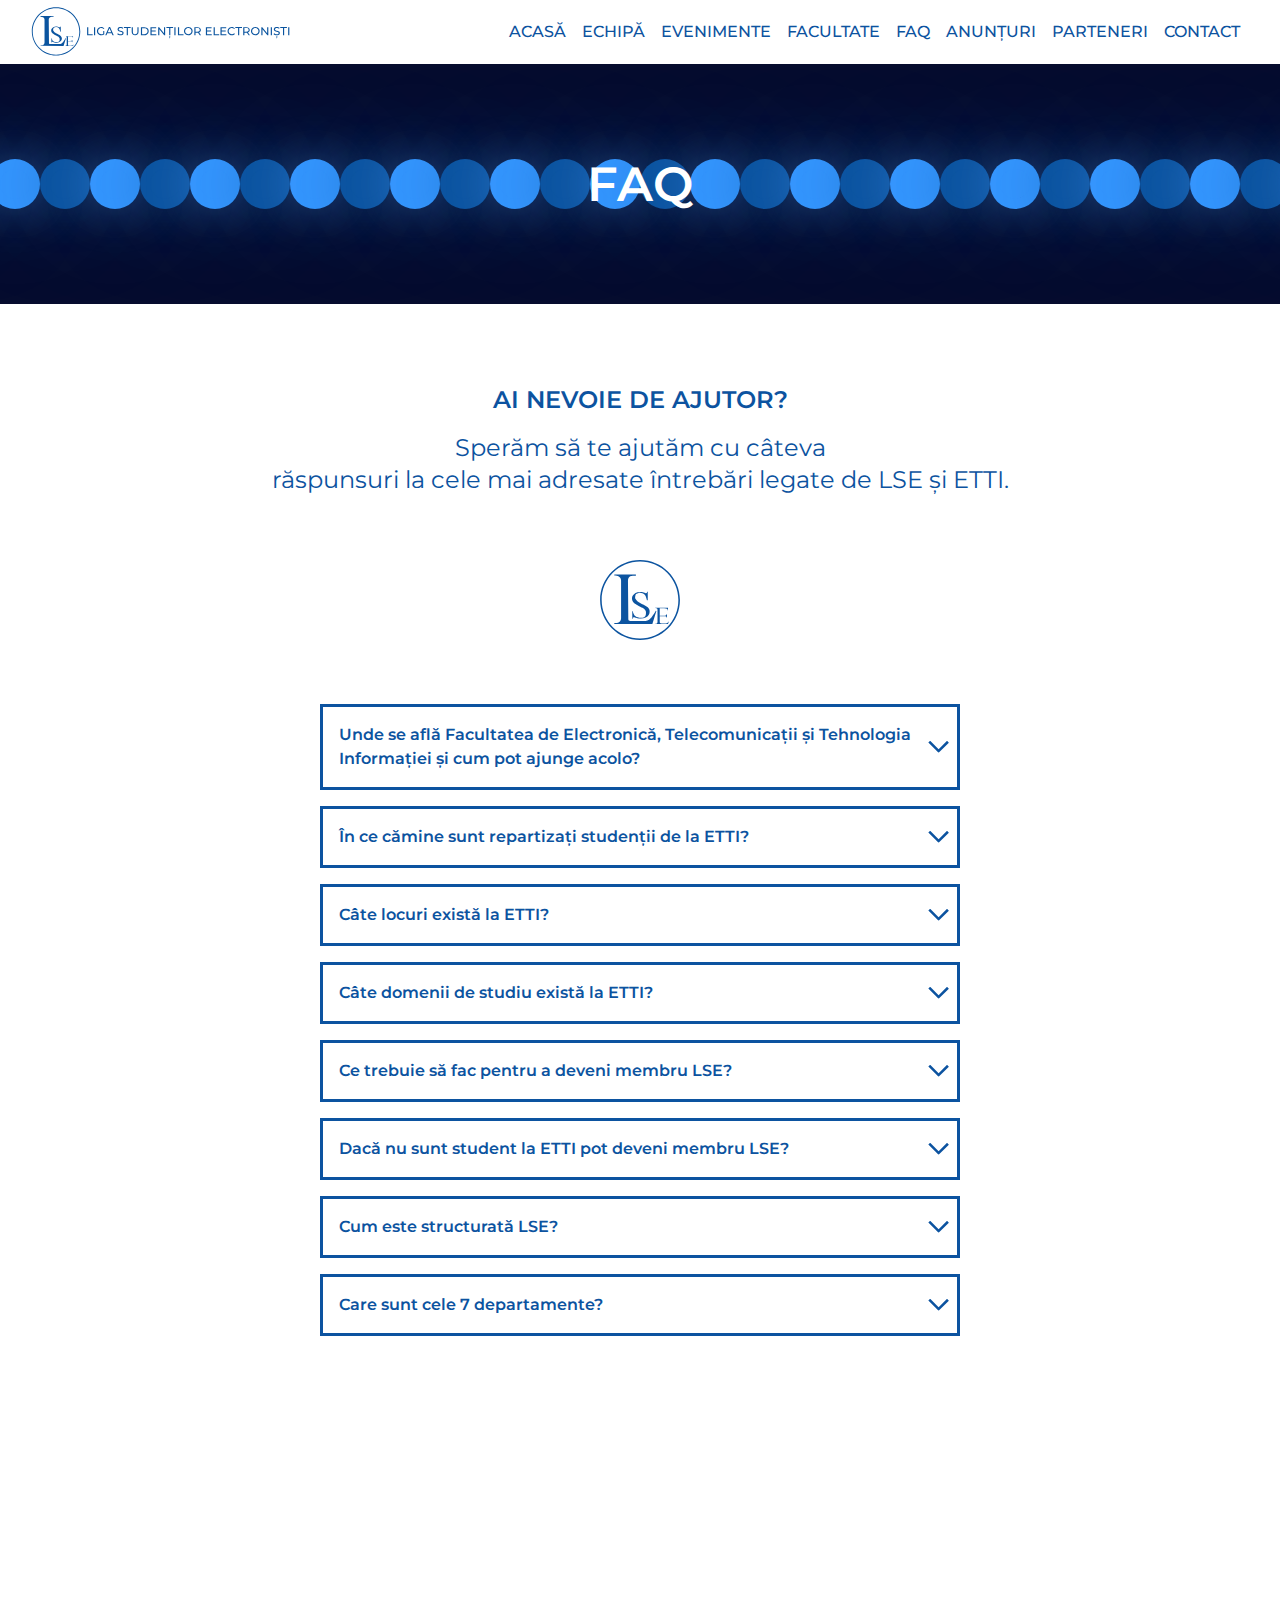
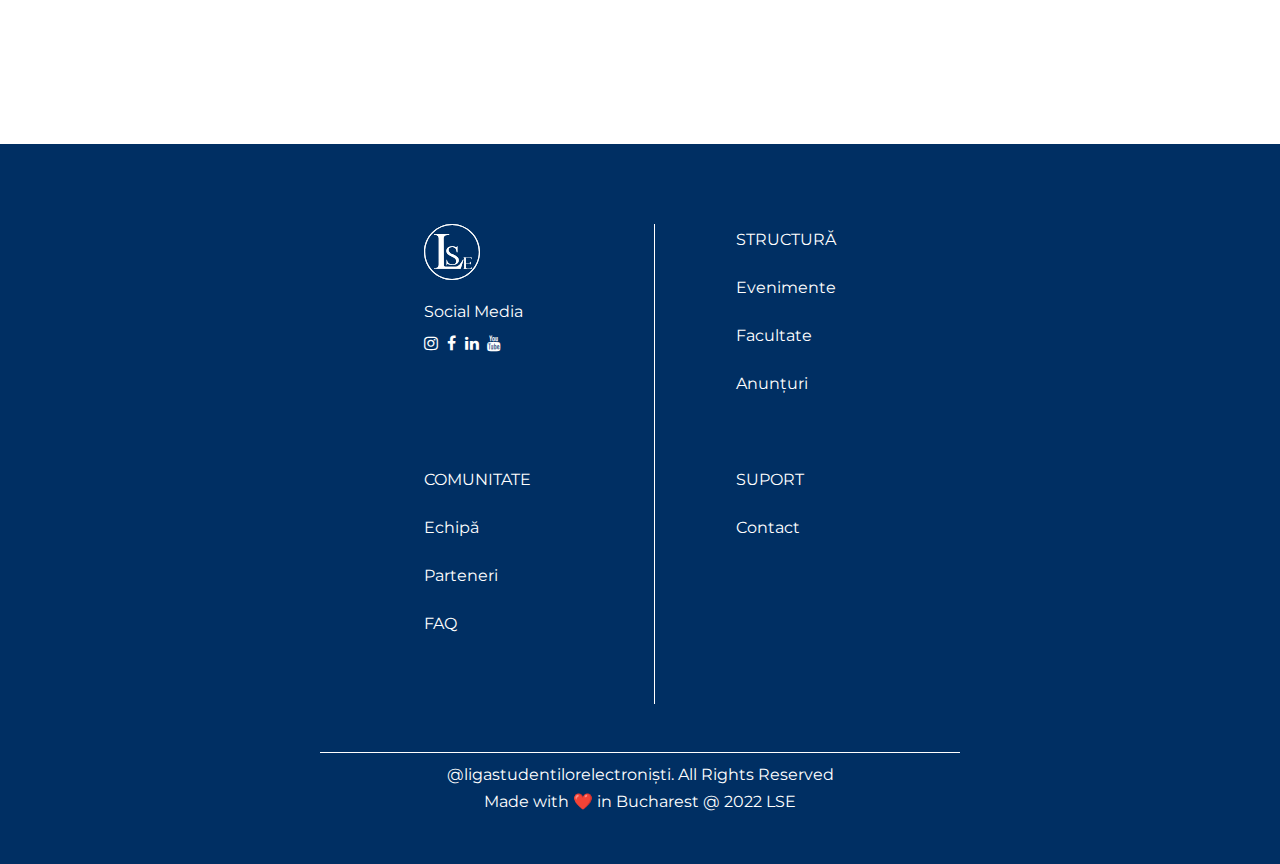
<file: files_html/faq.html>
<!DOCTYPE html>

<html>
    <head>
        <meta charset="utf-8">
        <meta http-equiv="X-UA-Compatible" content="IE=edge">
        <title>FAQ - Liga Studenților Electroniști</title>
        <meta name="author" content = "Ligia Stundenților Electroniști">
        <meta name="description" content="Site-ul official al Ligii Stundenților Electroniști. Află tot ce trebuie sa știi despre organizația noastră! Cladește-ți amintiri de neuitat. Mai puternici împreună!">
        <meta name="viewport" content="width=device-width, initial-scale=1">

        <link rel="shortcut icon" href="../Design/tabLogo.svg">
        <link rel="apple-touch-icon" href="../Design/tabLogo.svg">

        <link rel="stylesheet" href="../files_css/reset.css"> <!-- reset -->
        <link rel="stylesheet" href="../files_css/generalStyle.css"> <!-- generalStyle.css -->
        <link rel="stylesheet" href="../files_css/faq.css"> <!-- acasa.css -->
        <link rel="stylesheet" href="https://cdnjs.cloudflare.com/ajax/libs/font-awesome/4.7.0/css/font-awesome.min.css"> <!-- font-awesome icons-->
    </head>
    <body>

        <!--Scroll to top button-->

        <button class = "buttonScrollToTop">
            <i class = "fa fa-arrow-up"></i>
        </button>

        <!-- navigation bar-->
        
        <!-- Desktop Navigation -->

        <div class="navigationBar">
            <div class="leftNav">
            <a href="../files_html/index.html">
                <div class="navLogo">
                </div>
            </a>
            </div>

            <div class="rightNav">
                <input type="checkbox" class = "toggle-menu" id = "mobileCheck">
                
                <label for="mobileCheck">
                    <div class="hamburgerWrapper">
                        <div class="hamburger"></div>
                    </div>
                </label>
            
                <ul class = "navList">
                    <li><a href = "../files_html/index.html">ACASĂ</a></li>
                    <li><a href = "../files_html/echipa.html">ECHIPĂ</a></li>
                    <li><a href = "../files_html/evenimente.html">EVENIMENTE</a></li>
                    <li><a href = "../files_html/facultate.html">FACULTATE</a></li>
                    <li><a href = "../files_html/faq.html">FAQ</a></li>
                    <li><a href = "../files_html/anunturi.html">ANUNȚURI</a></li>
                    <li><a href = "../files_html/parteneri.html">PARTENERI</a></li>
                    <li><a href = "../files_html/contact.html">CONTACT</a></li>
                </ul>
            </div>
        </div>

    <!-- start of header section -->

    <div class="teamHeader">
        <div class="bubbles" id = "infoBubbles">
            <span style = "--i:11;"></span>
            <span style = "--i:12;"></span>
            <span style = "--i:24;"></span>
            <span style = "--i:10;"></span>
            <span style = "--i:14;"></span>
            <span style = "--i:23;"></span>
            <span style = "--i:18;"></span>
            <span style = "--i:16;"></span>
            <span style = "--i:19;"></span>
            <span style = "--i:20;"></span>
            <span style = "--i:22;"></span>
            <span style = "--i:25;"></span>
            <span style = "--i:18;"></span>
            <span style = "--i:21;"></span>
            <span style = "--i:15;"></span>
            <span style = "--i:13;"></span>
            <span style = "--i:26;"></span>
            <span style = "--i:17;"></span>
            <span style = "--i:13;"></span>
            <span style = "--i:20;"></span>
            <span style = "--i:19;"></span>
            <span style = "--i:20;"></span>
            <span style = "--i:22;"></span>
            <span style = "--i:25;"></span>
            <span style = "--i:18;"></span>
            <span style = "--i:21;"></span>
            <span style = "--i:15;"></span>
            <span style = "--i:13;"></span>
            <span style = "--i:26;"></span>
            <span style = "--i:17;"></span>
            <span style = "--i:13;"></span>
            <span style = "--i:20;"></span>
            <span style = "--i:19;"></span>
            <span style = "--i:20;"></span>
            <span style = "--i:22;"></span>
            <span style = "--i:25;"></span>
            <span style = "--i:18;"></span>
            <span style = "--i:21;"></span>
            <span style = "--i:15;"></span>
            <span style = "--i:13;"></span>
            <span style = "--i:26;"></span>
            <span style = "--i:17;"></span>
            <span style = "--i:13;"></span>
            <span style = "--i:20;"></span>
        </div>
        <h1>FAQ</h1>
    </div>

    <!-- end of header section -->

    <!-- accordion start -->

    <div class="questionSection section" id = "questionSection">

            <p class = "helpText" id = "helpText1"> AI NEVOIE DE AJUTOR? </p>
            <p class = "helpText" id = "helpText2"> 
                Sperăm să te ajutăm cu câteva <br/>răspunsuri la cele mai adresate întrebări legate de LSE și ETTI.</p>

        <div class="questionLogo">
        </div>

        <div class="accordion">
         
                <!-- Question 1 -->
            <div>
                <input type="radio" name="questionAccordion" id="question1" class = "accordionInput">
                <label for="question1" class = "accordionLabel"> 
                    Unde se află Facultatea de Electronică, Telecomunicații și Tehnologia Informației și cum pot ajunge acolo?
                 </label>
                <div class="accordionContent">
                    <p>Facultatea se află în Campus LEU, Bulevardul Iuliu Maniu 1-3.
                        În cazul în care vei veni cu Metroul, stația la care trebuie să ajungi este Politehnica. Indiferent ce ieșire a metroului alegi, vis-a-vis vei vedea mare Facultatea de Electronică, Telecomunicații și Tehnologia Informației sau căminul Leu A.
                        În cazul în care dorești să folosești RATB-ul, nu te putem sfătui mai mult decât îndemnându-te să folosești site-ul oficial STB: https://stbsa.ro/  și spunându-ți că următoarele au stații în zona facultății noastre: 69, 336, 61, 62, 139, 136, 105, 90, 93, 1, 11, 35
                    </p>
                </div>
            </div>

                <!-- Question 2 -->
            <div>
                <input type="radio" name="questionAccordion" id="question2" class = "accordionInput">
                <label for="question2" class = "accordionLabel"> În ce cămine sunt repartizați studenții de la ETTI?</label>
                <div class="accordionContent">
                   <p> Majoritatea studenților de la ETTI sunt cazați în Căminul Leu A, însă pot sta și în căminele din Regie. </p>
                </div>
            </div>

                <!-- Question 3 -->

            <div>
                <input type="radio" name="questionAccordion" id="question3" class = "accordionInput">
                <label for="question3" class = "accordionLabel"> Câte locuri există la ETTI? </label>
                <div class="accordionContent">
                    <p>În anul 2022 au fost alocate 635 locuri la buget și 75 locuri la taxă..</p>
                </div>
            </div>

                <!-- Question 4 -->

            <div>
                <input type="radio" name="questionAccordion" id="question4" class = "accordionInput">
                <label for="question4" class = "accordionLabel"> Câte domenii de studiu există la ETTI? </label>
                <div class="accordionContent">
                    La ETTI există 3 domenii de studiu:<br/><br/>
                    <ul>
                    <li class = "semibold">Electronică, Telecomunicații și Tehnologii Informaționale în lb. română</li>
                    <li class = "semibold">Electronică, Telecomunicații și Tehnologii Informaționale în lb. engleză</li>
                    <li class = "semibold">Calculatoare și Tehnologia Informației</li>
                    </ul>
                </div>
            </div>

                <!-- Question 5 -->
            <div>
                <input type="radio" name="questionAccordion" id="question5" class = "accordionInput">
                <label for="question5" class = "accordionLabel"> Ce trebuie să fac pentru a deveni membru LSE? </label>
                <div class="accordionContent">
                    <p>Pentru a face parte din LSE este necesară doar implicarea voastră în departamentele și 
                        evenimetele ligii, iar pentru a fi la curent cu activitatea noastră, urmăriți-ne pe 
                        platformele de mai jos.
                    </p>
                </div>
            </div>

             <!-- Question 6 -->

             <div>
                <input type="radio" name="questionAccordion" id="question6" class = "accordionInput">
                <label for="question6" class = "accordionLabel"> Dacă nu sunt student la ETTI pot deveni membru LSE? </label>
                <div class="accordionContent">
                    <p>Da, desigur.</p>
                </div>
            </div>

             <!-- Question 7 -->
             
             <div>
                <input type="radio" name="questionAccordion" id="question7" class = "accordionInput">
                <label for="question7" class = "accordionLabel"> Cum este structurată LSE? </label>
                <div class="accordionContent">
                    <p>Liga este împărțită în 7 departamente acoperind o gamă largă de domenii, astfel încât fiecare voluntar 
                        să poată opta pentru cel/cele cu care se  identifică cel mai bine. Cordoonatorii acestor departamente 
                        fac parte din Consiliul Director, alături de consilierii de an și membrii Consiliului Executiv.
                    </p>
                </div>
            </div>

            <!-- Question 8 -->
             
            <div>
                <input type="radio" name="questionAccordion" id="question8" class = "accordionInput">
                <label for="question8" class = "accordionLabel"> Care sunt cele 7 departamente? </label>
                <div class="accordionContent">
                    <ul>
                        <li><span class = "semibold">Departamentul Cultural</span> - ține studenții conectați cu lumea artei.</li>
                        <li><span class = "semibold">Departamentul Sportiv</span> - încurajează studenții să participe la activități fizice recreative.</li>
                        <li><span class = "semibold">Departamentul Media</span> - are grijă ca toate momentele frumoase să fie surprinse pe cameră și dau 
                            culoare evenimentelor prin design grafic. Totodată, se ocupă de promovarea activităților 
                            Ligii în mediul online.</li>
                        <li><span class = "semibold">Departamentul Youth Development Department</span>- ajută studenții să descopere lumea și să se dezvolte 
                            personal prin programe naționale și internaționale de tip Erasmus+ precum Comm101, WASAP și altele.</li>
                        <li><span class = "semibold">Departamentul IT</span> - sunt maeștrii programării și se ocupă de mentenanța site-urilor ce aparțin proiectelor Ligii.</li>
                        <li><span class = "semibold">Departamentul de Logistică</span> - sunt forța ce pune în mișcare fiecare eveniment.</li>
                        <li><span class = "semibold">Departamentul Învățământ</span> - sunt cei care nu lasă educația deoparte și expun mereu partea distractivă a ei.</li>
                    </ul>
                </div>
            </div>


        </div>
    </div>

    <!-- accordion end -->


    <!-- footer section -->

    <div class="footer">
        <div class="footerGridWrapper">

            <div class="gridBox" id = "gridBox1">
                <div class="dividerLogo" id = "footerLogo">
                    <a href = "index.html"><div class="dividerLogo" id = "footerLogo"></div></a>
                </div>
                
                <div class="socialLinks">
                    <p>Social Media</p>
                    <a href="https://www.instagram.com/ligastudentilorelectronistilse/?hl=en" class="fa fa-instagram"></a>  
                    <a href="https://www.facebook.com/lseorgro/" class="fa fa-facebook"></a>  
                    <a href="https://www.linkedin.com/company/ligastudentilorelectronisti/?viewAsMember=true" class="fa fa-linkedin"></a>
                    <a href="https://www.youtube.com/user/lsebucuresti" class="fa fa-youtube"></a>   
                </div>
            </div>

            <div class="gridBox" id = "gridBox2">
                <h1 class = "gridBoxHeading">STRUCTURĂ</h1>
                <p><a href = "evenimente.html">Evenimente</a></p>
                <p><a href = "facultate.html">Facultate</a></p>
                <p><a href = "anunturi.html">Anunțuri</a></p>
            </div>

            <div class="gridBox" id = "gridBox3">
                <h1 class = "gridBoxHeading">COMUNITATE</h1>
                <p><a href = "echipa.html">Echipă</a></p>
                <p><a href = "parteneri.html">Parteneri</a></p>
                <p><a href = "faq.html">FAQ</a></p>
            </div>
            <div class="gridBox" id = "gridBox4">
                <h1 class = "gridBoxHeading">SUPORT</h1>
                <p><a href = "contact.html">Contact</a></p>
            </div>
        </div>

        <div class="rightsBar">
            <div class="leftSideText">
                <p class = "footerLeftText">@ligastudentilorelectroniști. All Rights Reserved</p>
            </div>
            <div class="rightSideText">
                <p class = "footerRightText">Made with ❤️ in Bucharest @ 2022 LSE</p>
            </div>
        </div>

    </div>

        <!-- script execution-->
        
        <script src = "../files_js/scrollToTop.js"></script>

    </body>
</html>
</file>
<file: files_css/generalStyle.css>
/* Font Package */

@import url('https://fonts.googleapis.com/css2?family=Montserrat:ital,wght@0,100;0,300;0,400;0,500;0,600;0,700;1,400&display=swap');

* {
  scroll-behavior: smooth;
}

html {
    font-size: 16px;
    font-family: "Montserrat";
}

body {
  z-index: -10;
}

html, body {
  overflow-x: hidden;
}

::-webkit-scrollbar {
  width: 20px;
}

body::-webkit-scrollbar-track {
  background: white;
  border: 3px solid white;        /* color of the tracking area */
}

body::-webkit-scrollbar-thumb {
  background-color: #0C53A0;    
  border: 3px solid white;
  transition: .2s;
}

body::-webkit-scrollbar-thumb:hover {
  background-color: rgb(6, 60, 146);    
  border: 3px solid white;
  transition: .2s;
}

  ::-moz-selection { /* Code for Firefox */
    color: white;
    background: #014085;
  }
  
  ::selection {
    color: white;
    background: #014085;
  }

/* scroll to top button */

.buttonScrollToTop {
  position: fixed;
  background-color:#0C53A0;
  color: white;
  border: none;
  aspect-ratio: 1;
  width: 3rem;
  border-radius: 50%;
  font-size: 1.2rem; 
  box-shadow: 0 0 0 2px white;
  top: 85%;
  left: 90%;
  transition: .2s;
  z-index: 1;
  opacity: 0;
  transform: translateY(100px);
}

.showButton {
  opacity: 1;
  transform: translateY(0);
}

.buttonScrollToTop:hover {
  cursor: pointer;
  background-color: white;
  color: #0C53A0;
  box-shadow: 0 0 0 2px #0C53A0;
}

@media screen and (max-width: 800px) {
  .buttonScrollToTop {
    left: 85%;
  }
}

@media screen and (max-width: 600px) {
  .buttonScrollToTop {
    display: none;
  }
}

/* end of scroll to top button */

/*nav bar*/

  .navigationBar {
    display: flex;
    width: 100%;
    background-color: white;
    font-size: 1rem;
    color: #0C53A0;
    height: 4rem;
}

.leftNav {
    margin-left: 2rem;
    height: 100%;
    width: 20%;
}

.rightNav {
    margin-right: 2rem;
    display: flex;
    width: 80%;
    height: 100%;
}

.navList {
    display: flex;
    align-items: center;
    justify-content: flex-end;
    height: 100%;
    width: 100%;
    font-size: 1rem;
}

.navLogo {
    height: 100%;
    width: 17rem;
    margin-top: .27rem;
    margin-left: -.8rem;
    background: url("../pics/pics_index/general_pics/icon_logoNav.svg");
    background-size: 100% auto;
    background-repeat: no-repeat;
}

.navList li {
    display: inline-block;
    font-weight: 500;
}

.navList a {
    color: #0C53A0;
    text-decoration: none;
    height: 100%;
    padding: 1.45rem .5rem;
    transition: .2s;
}

.navList a:hover {
    color: white;
    background-color:#0C53A0;
}

.navList a:active {
    color: white;
    background-color:#3697fe;
}

.hamburger {
  position: relative;
  width: 25px;
  height: 4px;
  background: #0C53A0;
  border-radius: 10px;
  cursor: pointer;
  z-index: 2;
  transition: .2s;
}

.hamburger:before,
.hamburger:after {
  content: "";
  position: absolute;
  height: 4px;
  right: 0;
  background: #0C53A0;
  border-radius: 10px;
  transition: .2s;
}

.hamburger:before {
  top: -9px;
  width: 25px;
}

.hamburger:after {
  top: 9px;
  width: 25px;
}

.toggle-menu {
  display: none;
  position: absolute;
  width: 30px;
  height: 100%;
  z-index: 3;
  cursor: pointer;
}

.hamburgerWrapper {
  display: flex;
  justify-content: center;
  align-items: center;
  background-color: transparent;
  height: 30px;
  width: 30px;
  cursor: pointer;
}

.hamburger, .toggle-menu {
  display: none;
}

#mobileCheck:checked ~ label .hamburger {
  background: transparent;
}

#mobileCheck:checked ~ label .hamburger:after {
  top: 0;
  transform: rotate(45deg);
  width: 30px;
}

#mobileCheck:checked ~ label .hamburger:before {
  top: 0;
  transform: rotate(-45deg);
  width: 30px;
}

#mobileCheck:checked ~ .navList {
  right: 0;
}

@media screen and (max-width: 1140px) {
  .navigationBar {
    position: fixed;
    z-index: 2;
    box-shadow: 0 2px 0 0 #0C53A0;
  }

  ::-webkit-scrollbar {
    display: none;
    width: 20px;
  }

  .hamburger{
    display: block;
  }

  .navList {
    justify-content: start;
    flex-direction: column;
    align-items: center;
    position: fixed;
    top: 0;
    right: -310px;
    background: white;
    padding-top: 4rem;
    width: 300px;
    overflow: hidden;
    z-index: 1;
    transition: .2s;
    box-shadow: 10px 10px 10px 10px #0C53A0;
  }

  .navList li {
    background-color:white;
    display: flex;
    justify-content: center;
    align-items: center;
    width: 100%;
    height: 6%;
    padding: 1rem;
  }

  .navList li a {
    display: flex;
    justify-content: center;
    align-items: center;
    padding: 1rem;
    height: 100%;
    width: 100%;
  }

  .rightNav {
    display: block;
  }

  .hamburgerWrapper {
    float: right;
    margin-top: 1rem;
  }
}

@media screen and (max-width: 650px) {
  .navigationBar {
    position: fixed;
    z-index: 2;
    box-shadow: 0 2px 0 0 #0C53A0;
  }

  .navList {
    right: -1000px;
    width: 100%;
  }
}


/*end of navbar*/

/* start of Footer */

.footer {
  width: 100%;
  height: 30rem;
  background-color:#002F63;
  display: flex;
  flex-direction: column;
  justify-content: center;
  align-items: center;
}

.footerGridWrapper {
  display: grid;
  grid-template-columns: repeat(4, 1fr);
  width: 60%;
  height: 40%;
}

.gridBox {
  display: flex;
  flex-direction: column;
  justify-content: flex-start;
  font-size: 1rem;
  color: white;
  gap: 1rem;
  line-height: 2rem;
}

.dividerLogo {
  aspect-ratio: 1;
  width: 4rem;
  background: url("../pics/pics_index/general_pics/icon_logoLSEwhite.svg");
  background-size: cover;
  background-repeat: no-repeat;
}

#footerLogo {
  width: 3.5rem;
}

#gridBox1 {
  margin-left: 7rem;
  border-right: 1px solid white;
}

#gridBox2 {
  margin-left: 2.5rem;
  border-right: 1px solid white;
}

#gridBox3 {
  margin-left: 2.5rem;
  border-right: 1px solid white;
}

#gridBox4 {
  margin-left: 2.5rem;
}

.socialLinks a {
  color: white;
  font-size: 1.2rem;
  text-decoration: none;
  letter-spacing: .3rem;
}

.gridBox a {
  color: white;
  text-decoration: none;
  font-size: 1rem;
  transition: .2s;
}

.gridBox a:hover {
  color:#7ebcfd;
}

.rightsBar {
  display: flex;
  border-top: 1px solid white;
  margin-top: 3rem;
  width: 50%;
  height: 2rem;
  color: white;
  font-size: 1rem;
  line-height: 1rem;
}

.leftSideText {
  margin-top: .5rem;
  width: 50%;
  text-align: left;
}

.rightSideText {
  margin-top: .5rem;
  width: 50%;
  text-align: right;
}

@media screen and (max-width: 1690px) {
  .footerGridWrapper {
    display: grid;
    grid-template-columns: repeat(2, 1fr);
    grid-template-rows: repeat(2, 1fr);
    width: 60%;
    height: 30rem;
    margin-left: 12rem;
  }

  .footer {
    height: 45rem;
  }

  .gridBox {
    width: 60%;
  }

  #gridBox3 {
    margin-left: 7rem;
  }
  #gridBox2 {
    border-right: none;
  }
}

@media screen and (max-width: 1540px) {
  .rightsBar {
    flex-direction: column;
    justify-content: center;
    align-items: center;
  }

  .rightSideText {
    text-align: center;
    margin-top: .7rem;
    width: 200%;
  }

  .leftSideText {
    width: 200%;
    text-align: center;
    margin-top: 2.5rem;
  }

}

@media screen and (max-width: 1437px) {
  .footerGridWrapper {
    margin-left: 9rem;
  }
}

@media screen and (max-width: 1321px) {
  .footerGridWrapper {
    margin-left: 7rem;
  }
}

@media screen and (max-width: 1226px) {
  .footerGridWrapper {
    margin-left: 5rem;
  }
}

@media screen and (max-width: 1165px) {
  .footerGridWrapper {
    margin-left: 3rem;
  }
}

@media screen and (max-width: 990px) {
  .footerGridWrapper {
    margin-left: 2rem;
  }
}

@media screen and (max-width: 908px) {
  .footerGridWrapper {
    margin-left: 1rem;
  }
}

@media screen and (max-width: 868px) {
  .footerGridWrapper {
    margin-left: 0;
  }

  .gridBox {
    min-width: 5rem;
  }
}

@media screen and (max-width: 808px) {
  .footerGridWrapper {
    margin-left: -1rem;
  }
}

@media screen and (max-width: 769px) {
  .footerGridWrapper {
    margin-left: 2.8rem;
    min-width: 40rem;
  }

  #gridBox1 {
    margin-right: 6rem;
  }

  #gridBox2 {
    margin-left: 4rem;
  }

  #gridBox4 {
    margin-left: 4rem;
  }

  .rightsBar {
    min-width: 25rem;
  }

}

/*footer fixing*/ 

@media screen and (max-width: 430px) {
  .footerGridWrapper {
    min-width: 30rem;
    margin-left: -5rem;
  }

  .rightsBar {
    min-width: 22rem;
  }

  .leftSideText, .rightSideText {
    font-size: .9rem;
  }
}

@media screen and (max-width: 378px) {
  .footerGridWrapper {
    min-width: 20rem;
    margin-left: -11.5rem;
  }

  #gridBox1 {
    margin-right: 3rem;
  }

  .rightsBar {
    min-width: 17rem;
  }

  .leftSideText, .rightSideText {
    font-size: .75rem;
  }
}

  @media screen and (max-width: 378px) {
    .footerGridWrapper {
      min-width: 20rem;
      margin-left: -10rem;
    }
  
    #gridBox1 {
      margin-right: 2rem;
    }
  
    .rightsBar {
      min-width: 17rem;
    }
  
    .leftSideText, .rightSideText {
      font-size: .75rem;
    }
}


/* end of Footer */

/* fixing bar for 320px */

@media screen and (max-width: 400px) {
  .navLogo {
    background: url("../Design/icon_logoLSEblue.svg");
    background-repeat: no-repeat;
    background-size: 35% auto;
    margin-top: -.1rem;
    margin-left: -1.5rem;
  }
}
  

/* fixing bar for 320px */
</file>
<file: files_css/acasa.css>
.mainHeader {
    display: flex;
    position: relative;
    justify-content: center;
    align-items: center;
    flex-direction: column;
    height: 35rem;
    width: 100%;
    color: white;
    background: rgb(6, 12, 46);
    font-size: 1.6rem;
    gap: 1rem;
    overflow: hidden;
    z-index: 1;
}

.bubbles {
    position: relative;
    display: flex;
}

.bubbles span {
    position: relative;
    width: 30px;
    height: 30px;
    background:#0C53A0;
    margin: 0 10px;
    border-radius: 50%;
    box-shadow: 0 0 0 10px #0C53A0,
    0 0 50px #0C53A0,
    0 0 100px #0C53A0;
    animation: animate 15s linear infinite;
    animation-duration: calc(135s / var(--i));
    z-index: -1;
}

.bubbles span:nth-child(even) {
    background:#3697fe;
    box-shadow: 0 0 0 10px #3697fe,
    0 0 50px #64afff,
    0 0 100px #64afff;
}

@keyframes animate {
    0% 
    {
        transform: translateY(51vh) scale(0);
    }
    100% {
        transform: translateY(-20vh) scale(1);
    }
}

@keyframes animate2 {
    0% 
    {
        transform: translateY(80vh) scale(0);
    }
    100% {
        transform: translateY(-40vh) scale(1);
    }
}

@keyframes animate3 {
    0% 
    {
        transform: translateY(20vh) scale(0);
    }
    100% {
        transform: translateY(-40vh) scale(1);
    }
}

.information .bubbles span {
    animation: animate2 15s linear infinite;
    animation-duration: calc(180s / var(--i));
}

.numbersSection .bubbles span {
    animation: animate3 15s linear infinite;
    animation-duration: calc(135s / var(--i));
}

.mainHeaderLogo {
    background: url("../pics/pics_index/general_pics/icon_logoLSEwhite.svg");
    background-size: 100% auto;
    background-repeat: no-repeat;
    aspect-ratio: 1;
    width: 20rem;
    margin-top: -3rem;
}

.mainTitle {
    margin-top: 1rem;
    font-weight: 600;
}

.animate-text {
    overflow: hidden;
}

.animate-text span {
    display: none;
}

.animate-text span.text-in {
    display: block;
    animation: textIn .5s ease;
}

.animate-text span.text-out {
    display: block;
    animation: textOut .5s ease;
}

@keyframes textIn {
    0% {
        transform: translateY(100%);
    }
    100% {
        transform: translateY(0%);
    }
}

@keyframes textOut {
    0% {
        transform: translateY(0%);
    }
    100% {
        transform: translateY(-100%);
    }
}

.whiteDivider {
    display: flex;
    justify-content: center;
    align-items: center;
    background-color: white;
    height: 5rem;
    width: 100%;
    font-style: italic;
    color: #5A5A5A;
}

.whiteDividerHeading {
    font-size: 1.2rem;
}

.mobileDividerHeading {
    display: none;
}

.teamBuilding {
    background: url("../pics/pics_index/pics_bottomSlider/pic27_bottomSlider.jpg");
    background-size: 100% auto;
    background-repeat: no-repeat;
    width: 100%;
    height: 36vw;
}

.information {
    display: flex;
    position: relative;
    justify-content: center;
    align-items: center;
    flex-direction: column;
    gap: 4rem;
    background-color:rgb(6, 12, 46);
    height: 50rem;
    width: 100%;
    overflow: hidden;
    z-index: 1;
}

.card {
    display: flex;
    background-color: white;
    height: 18rem;
    width: 75%;
    transition: .2s;
    overflow: hidden;
}

.card:hover {
    box-shadow: -10px 10px 20px rgb(0, 26, 121);
}

.cardTextContainer {
    display: flex;
    justify-content: flex-start;
    align-items: center;
    flex-direction: column;
    height: 100%;
    width: 60%;
    background-color: transparent;
    color: #0C53A0;
}

#firstCard {
    margin-top: -6rem;
}

#firstCardImage {
    background: url("../pics/pics_index/pics_bottomSlider/pic25_bottomSlider.jpg");
    background-size: cover;
    background-repeat: no-repeat;
    width: 40%;
    height: 100%;
}

#secondCardImage {
    background: url("../pics/pics_index/pics_bottomSlider/pic7_bottomSlider.jpg");
    background-size: cover;
    background-repeat: no-repeat;
    width: 40%;
    height: 100%;
}

.cardTitle {
    font-size: 1.5rem;
    font-weight: 600;
}

.cardText {
    font-size: 1.2rem;
    line-height: 1.8rem;
    padding: 1rem;
}

.readMore {
    color: #0C53A0;
    text-decoration: none;
    font-weight: 600;
    transition: .2s;
}

.readMore:hover {
    cursor: pointer;
    color:#3697fe;
}

#secondCard {
    justify-content: flex-end;
}

.questionSection {
    display: flex;
    flex-direction: column;
    justify-content: center;
    align-items: center;
    width: 100%;
    height: 60rem;
}

.question {
    width: 50%;
    display: flex;
    flex-direction: column;
}

.questionLogo {
    aspect-ratio: 1;
    margin-bottom: 1rem;
    width: 5rem;
    background: url("../pics/pics_index/general_pics/icon_logoLSEblue.svg");
    background-size: cover;
    background-repeat: no-repeat;
}

.accordion {
    width: 50%;
    min-width: 25rem;
    overflow: hidden;
    background:white;
    padding: 1rem;
}

.accordionLabel, .accordionContent {
    padding: .5rem, 0;
}

.accordionLabel {
    padding: 1rem;
    display: block;
    color: #0C53A0;
    font-weight: 600;
    cursor: pointer;
    position: relative;
    transition: background .1s;
    border: .2rem solid #0C53A0;
    margin-bottom: 1rem;
}
.accordionLabel:hover {
    background: #0C53A0;
    color: white;
}

.accordionLabel::after {
    content: "";
    position: absolute;
    top: 50%;
    transform: translateY(-30%);
    right: .5rem;
    width: 1.3rem;
    height: 1.3rem;
    background: url("../pics/pics_index/general_pics/icon_expandMore.svg");
    background-size: contain;
    background-repeat: no-repeat;
    transition: background 0.4s;
}

.accordionContent {
    color:#0C53A0;
    font-size: 1rem;
    background: white;
    line-height: 1.5rem;
    font-size: 1rem;
    display: none;
    margin-bottom: 1rem;
}

.accordionInput {
    display: none;
}

.accordionInput:checked ~ .accordionContent {
    display: block;
}

.accordionInput:checked ~ .accordionLabel {
    background: #0C53A0; 
    color: white;
}

.accordionInput:checked ~ .accordionLabel::after {
    background: url("../pics/pics_index/general_pics/icon_expandLessWhite.svg");
    background-size: contain;
    background-repeat: no-repeat;
}

.semibold {
    font-weight: 600;
}

.consiliulSection {
    display: flex;
    justify-content: center;
    align-items: center;
    flex-direction: column;
    background-color:#0C53A0;
    background-size: cover;
    background-repeat: no-repeat;
    width: 100%;
    height: 50rem;
}

.consiliulCardsFlexWrapper {
    display: flex;
    justify-content: center;
    align-items: center;
    gap: 1.5rem;
    width: 100%;
    height: 35rem;
    flex-wrap: wrap;
}


.consilulTitle {
    font-size: 2rem;
    font-weight: 600;
    color: white;
    margin-bottom: 4rem;
    letter-spacing: .2rem;
}

.portraitWrapper {
    display: flex;
    flex-direction: column;
    height: 35rem;
    width: 18rem; 
    transition: .2s;
    border: .2rem solid white;
}

.portraitWrapper:hover {
    box-shadow: -10px 10px 20px rgb(2, 20, 84);
}

.portraitImageWrapper {
    background-color: white;
    width: 100%;
    height: 70%;
}

.nameSection {
    display: flex;
    justify-content: center;
    align-items: center;
    flex-direction: column;
    line-height: 1.5rem;
    background-color: white;
    width: 100%;
    color:#0C53A0;
    height: 25%;
}

.profession {
    letter-spacing: .1rem;
    font-size: 1rem;
}

.consiliulName {
    font-size: 1.2rem;
    font-weight: 600;
}

.contactInfo {
    display: flex;
    justify-content: center;
    align-items: center;
    flex-direction: column;
    line-height: 1.5rem;
    font-size: 1rem;
    background-color: #0C53A0;
    color:white;
    width: 100%;
    height: 25%;
}

.portraitImage {
    width: 100%;
    max-width: 400px;
    height: auto;
}

.numbersSection {
    display: flex;
    justify-content: center;
    align-items: center;
    width: 100%;
    height: 20rem;
    background-size: cover;
    color:white;
    position: relative;
    overflow: hidden;
    background-color:rgb(6, 12, 46);
    z-index: 1;
}

.numbersSection .bubbles {
    position: absolute;
}

.numbersFlexWrapper {
    display: flex;
    flex-direction: row;
    justify-content: center;
    width: 100%;
    gap: 9rem;
}

.numbersFlex {
    display: flex;
    justify-content: center;
    align-items: center;
    flex-direction: column;
    gap: 1.3rem;
}

.numbersTitle {
    font-size: 3rem;
    font-weight: 600;
}

.numbersSubTitle {
    font-size: 2rem;
}

.bluetype {
    background-color:#0C53A0;
}

.successImageWrapper {
    height: 20rem;
    width: 100%;
}

.successButton {
    background-color: #0C53A0;
    width: 100%;
    height: 5rem;
    display: flex;
    justify-content: center;
    align-items: center;
    color: white;
    font-weight: 600;
    font-size: 1rem;
    text-decoration: none;
    transition: .2s;
}

.successButton:hover {
    background-color: white;
    color:#0C53A0;
    cursor: pointer;
    box-shadow: 0 0 0 .2rem #0C53A0;
}

.successButton:active {
    background-color: #3697fe;
    color: white;
}



.imageSliderSection {
    background: white;
    display: flex;
    justify-content: center;
    align-items: center;
    height: 50rem;
}

.image-slider-wrapper {
    width: 100%;
    height: 80%;
    display: flex;
    justify-content: center;
    align-items: center;
}

.image-slider {
    min-height: 45rem;
    width: 100%;
    height: inherit;
    position: relative;
    background-image: url("../pics/pics_index/pics_bottomSlider/pic1_bottomSlider.jpg");
    background-repeat: no-repeat;
    background-position: center;
    background-size: contain;
    transition: .3s;
}

.image-slider * {
    box-sizing: border-box;
}

.mobileP {
    display: none;
    font-style: normal;
}

.arrow-left,
.arrow-right {
    background: #fff;
    position: absolute;
    top: 50%;
    aspect-ratio: 1;
    width: 3rem;
    border-radius: 50%;
    display: flex;
    justify-content: center;
    align-items: center;
    transition: .3s;
    font-size: 1.2rem;
    color: #0C53A0;
    box-shadow: 0 0 20px #0C53A0;
}

.arrow-left:hover,
.arrow-right:hover {
    background: #0C53A0;
    color: white;
    cursor: pointer;
    box-shadow: 0 0 20px white;
}

.arrow-left {
    left: 5em;
}

.arrow-right {
    right: 5em;
}

.studentiaSection {
    background-color: #0C53A0;
    width: 100%;
    height: 20rem;
    display: flex;
    justify-content: center;
    align-items: center;
    flex-direction: column;
    line-height: 4.5rem;
}

.studentiaSection h1 {
    font-size: 3rem;
    font-weight: 400;
    color: white;
}

@keyframes imgFade {
    0% {opacity: 0;}
    100% {opacity: 1;}
}

@media screen and (max-width: 570px) {
    .whiteDividerHeading {
        font-size: 1rem;
    }
}

/* Info Section Stuff*/

@media screen and (max-width: 1685px) {
    .information {
        flex-direction: row;
    }

    .card {
        flex-direction: column;
        width: 40%;
        height: 80%;
        gap: 0;
    }

    .cardTextContainer {
        width: 100%;
    }

    #firstCardImage {
        width: 100%;
    }

    #secondCardImage {
        width: 100%;
        height: 85%;
    }

    #firstCard {
        margin: 0;
    }

    #infoBubbles {
       position: absolute;
    }

}

@media screen and (max-width: 1522px) {
    .cardTextContainer {
        height: 100%;
    }
    #firstCardTextContainer {
        margin-bottom: 0rem;
    }

    #secondCardImage {
        height: 72%;
    }
}

@media screen and (max-width: 1396px) {
    #secondCardImage {
        height: 58%;
    }
}

@media screen and (max-width: 1276px) {
    #secondCardImage {
        height: 50%;
    }
}

@media screen and (max-width: 1158px) {
    #secondCardImage {
        height: 40%;
    }
}

@media screen and (max-width: 1091px) {
    .information {
        flex-direction: column;
        height: 100rem;
    }

    .card {
        height: 40%;
        width: 80%;
    }

    #secondCardImage {
        height: 100%;
    }

    @keyframes animate2 {
        0% 
        {
            transform: translateY(80vh) scale(0);
        }
        100% {
            transform: translateY(-80vh) scale(1);
        }
    }

    .information .bubbles span {
        animation: animate2 15s linear infinite;
        animation-duration: calc(250s / var(--i));
    }
}

@media screen and (max-width: 761px) {
    .more {
        display: none;
    }

    .card1ReadMore {
        display: block;
        text-align: center;
    }

    .card1ReadMore a {
        font-weight: 600;
        text-decoration: none;
        transition: .2s;
        color:white;
        background: #0C53A0;
        padding: 1rem 6rem;
        line-height: 4rem;
    }
    
    .card1ReadMore a:hover {
        cursor: pointer;
        background:#3697fe;
    }
    
}

@media screen and (max-width: 847px) {
    #secondCardImage {
        height: 80%;
    }
}

@media screen and (max-width: 761px) {
    #secondCardImage {
        height: 100%;
    }
}

@media screen and (max-width: 712px) {
    #firstCardImage {
        height: 80%;
    } 

    .card1ReadMore a {
        line-height: 4rem;
    }
}

@media screen and (max-width: 622px) {
    #firstCardImage {
        height: 70%;
    }
    .card1ReadMore a {
        line-height: 6rem;
    }
}

@media screen and (max-width: 595px) {
    #firstCardImage {
        height: 60%;
    }
}

@media screen and (max-width: 550px) {
    #firstCardImage {
        height: 55%;
    }
}

@media screen and (max-width: 517px) {
    #firstCardImage {
        height: 35%;
    }

    .card1ReadMore a {
        padding: 1rem 5.5rem;
    }
}

@media screen and (max-width: 495px) {
    .card1ReadMore a {
        padding: 1rem 5rem;
    }
}

@media screen and (max-width: 475px) {
    #firstCardImage {
        height: 25%;
    }
}


/* end of information section stuff */

/*start of number section stuff */

@media screen and (max-width: 1400px) {

.numbersTitle {
    font-size: 2.5rem;
}

.numbersSubTitle {
    font-size: 1.8rem;
}

}

@media screen and (max-width: 1290px) {
    .numbersTtile {
        font-size: 2rem;
    }

    .numbersSubTitle {
        font-size: 1.5rem;
    }
}

@media screen and (max-width: 1240px) {
    .numbersFlexWrapper {
        width: auto;
        flex-direction: column;
        gap: 3rem;
    }

    .numbersSection {
        height: 35rem;
    }

    .numbersFlex {
        flex-direction: row;
    }

    .numbersTitle {
        font-size: 3rem;
    }

    .numbersSubTitle {
        font-size: 2.5rem;
    }

    .alumni {
        margin-left: -7rem;
    }

    .successProjects {
        margin-left: 4.5rem;
    }

    .activityYears {
        margin-left: .2rem;
    }
}

@media screen and (max-width: 670px) {
    .numbersFlexWrapper {
        margin-left: -3rem;
    }
}

@media screen and (max-width: 580px) {
    .numbersTitle {
        font-size: 2.5rem;
    }

    .numbersSubTitle {
        font-size: 2rem;
    }

    .alumni {
        margin-left: -5.5rem;
    }

    .successProjects {
        margin-left: 3.7rem;
    }

    .activityYears {
        margin-left: .2rem;
    }
}

/* end of number section stuff */

/*start of consiliul stuff*/

@media screen and (max-width: 1600px) {
    .consiliulCardsFlexWrapper {
        display: grid;
        grid-template-columns: repeat(3, 300px);
        height: 70rem;
    }

    .consiliulSection {
        height: 90rem;
    }

}

@media screen and (max-width: 1140px) {
    .mainHeaderLogo {
        margin-top: 1rem;
    }
}


@media screen and (max-width: 990px) {
    .consiliulCardsFlexWrapper {
        display: grid;
        grid-template-columns: repeat(2, 300px);
        height: 113rem;
    }

    .consiliulSection {
        height: 130rem;
    }

    .mainHeaderLogo {
        margin-top: 0;
    }
}

@media screen and (max-width: 650px) {
    .consiliulCardsFlexWrapper {
        display: flex;
        height:  262.5rem;
        gap: 2rem;
        flex-direction: column;
    }

    .consiliulSection {
        height: 280rem;
    }

    .portraitWrapper {
        width: 23rem;
        height: 50rem;
    }

    .questionSection {
        height: 60rem;
    }

    .mainTitle {
        font-size: 1.5rem;
    }
}

/* end of consiliul stuff */


/* start of question accordion stuff */

@media screen and (max-width: 1041px) {
    .questionSection {
        height: 70rem;
    }
} 

/* end of question accordion stuff */

/* start of success projects section */

/* start of studentia section */

@media screen and (max-width: 770px) {
    .studentiaSection h1 {
        font-size: 2.5rem;
        line-height: 3.5rem;
    }
} 

@media screen and (max-width: 625px) {
    .studentiaSection h1 {
        font-size: 2rem;
        line-height: 3rem;
    }

} 

@media screen and (max-width: 530px) {
    .studentiaSection h1 {
        font-size: 1.8rem;
        line-height: 2.7rem;
    }

} 

/* end of studentia section */

/* start of image slider section */

@media screen and (max-width: 1540px) {

    .image-slider {
        min-height: 40rem;
    }

    .arrow-left,
    .arrow-right {
        width: 3rem;
        position: absolute;
        background: white;
        color: #0C53A0;
    }

}

@media screen and (max-width: 1000px) {
    .arrow-left {
        left: 2em;
    }

    .arrow-right {
        right: 2em;
    }
}

@media screen and (max-width: 700px) {

    .image-slider {
        min-height: 25rem;
    }

    .arrow-left,
    .arrow-right {
        position: static;
        width: 50%;
        border-radius: 0;
        height: 10rem;
        margin-top: 30rem;
        border: 2px solid #0C53A0;
        box-shadow: none;
        background: white;
        color: #0C53A0;
        font-size: 2rem;
    }

    .arrow-left:hover,
    .arrow-right:hover {
        position: static;
        background-color: #0C53A0;
        color:white;
        box-shadow: none;
    }

    .arrow-left {
        float: left;
        border-right: none;
    }

    .arrow-right {
        float: right;
    }
}


/* end of image slider section */


/* start of fixing until 320px */


/*fixing teambuilding and header section*/

@media screen and (max-width: 580px) {
    .desktopDividerHeading {
        display: none;
    }
    
    .mobileDividerHeading {
        display: block;
        font-size: 1.2rem;
    }
}

@media screen and (max-width: 380px) {
    .desktopDivider {
        display: none;
    }

    .teamBuilding {
        display: none;
    }

    .mobileP {
        display: block;
        font-size: 1.5rem;
        color:#0C53A0;
    }
}

@media screen and (max-width: 345px) {
    .mobileDividerHeading {
        font-size: 1.1rem;
    }
}

@media screen and (max-width: 478px) {
    .whiteDividerHeading {
        font-size: 1rem;
    }
}

@media screen and (max-width: 445px) {
    .mainTitle {
        font-size: 1.3rem;
    }

    .mainHeaderLogo {
        width: 15rem;
    }
}

@media screen and (max-width: 385px) {
    .mainTitle {
        font-size: 1rem;
    }

    .animate-text {
        font-size: 1.3rem;
    }
}

/*end of fixing teambuilding and header section*/

/*fixing info section*/

@media screen and (max-width: 454px) {
    .card1ReadMore a{
        padding: 1rem 3rem;
    }
    .information {
        height: 120rem;
    }

    #firstCardImage {
        height: 35%;
        width: 100%;
    }
}

@media screen and (max-width: 374px) {
    .card1ReadMore a{
        padding: 1rem 2rem;
    }

    .ligaTextFooter {
        font-size: .8rem;
    }

    #firstCard {
        height: 35rem;
    }

    #secondCard {
        height: 40rem;
    }

    .information {
        height: 90rem;
    }


    #secondCardImage {
        display: none;
    }

    #firstCardImage {
        display: none;
    }
}

@media screen and (max-width: 334px) {
    .card1ReadMore a {
        padding: 1rem 1rem;
    }
}

@media screen and (max-width: 368px) {
    #secondCard {
        height: 45rem;
    }
}

@media screen and (max-width: 332px) {
    .card1ReadMore a {
        display: none;
    }

    #firstCard {
        height: 35rem;
    }
}

/*end of fixing info section*/

/*fixing accordion*/

@media screen and (max-width: 858px) {
    .accordionLabel {
        line-height: 1.5rem;
    }
}

@media screen and (max-width: 450px) {
    .accordion {
        min-width: 20rem;
    }
    
    .accordionLabel::after {
        display: none;
    }
}

@media screen and (max-width: 350px) {
    .accordion {
        min-width: 17rem;
    }

    .questionSection {
        height: 90rem;
    }
}

/*end of fixing accordion*/

/*fixing consilul section*/

@media screen and (max-width: 427px) {
    .consilulTitle {
        font-size: 1.5rem;
    }
}

@media screen and (max-width: 400px) {
    .portraitWrapper {
        width: 80%;
        height: 40rem;
    }

    .portraitImageWrapper {
        height: auto;
    }

    .nameSection {
        height: 10rem;
    }

    .contactInfo {
        height: 15rem;
    }

    .consiliulCardsFlexWrapper {
        height: auto;
    }

    .consiliulSection {
        height: 225rem;
    }
}

@media screen and (max-width: 350px) {
    .contactInfo {
        font-size: .9rem;
    }
}

@media screen and (max-width: 340px) {
    .consilulTitle {
        font-size: 1.3rem;
    }
}

/*end of fixing consiliul section*/

/*fixing numbers section*/

@media screen and (max-width: 466px) {
    .numbersFlexWrapper {
        width: auto;
        flex-direction: column;
        gap: 3rem;
    }
}

@media screen and (max-width: 434px) {
    .numbersTitle {
        font-size: 1.8rem;
    }

    .numbersSubTitle {
        font-size: 2rem;
    }

    .successProjects {
        margin-left: 4rem;
    }

    .activityYears {
        margin-left: 1rem;
    }
}

@media screen and (max-width: 410px) {
    .numbersTitle {
        font-size: 1.8rem;
    }

    .numbersSubTitle {
        font-size: 1.5rem;
    }

    .alumni {
        margin-left: -4rem;
    }

    .successProjects {
        margin-left: 3.5rem;
    }

    .activityYears {
        margin-left: 1rem;
    }
}

@media screen and (max-width: 340px) {
    .numbersTitle {
        font-size: 1.8rem;
    }

    .numbersSubTitle {
        font-size: 1.2rem;
    }

    .alumni {
        margin-left: -3rem;
    }

    .successProjects {
        margin-left: 2.5rem;
    }

    .activityYears {
        margin-left: .6rem;
    }
}

/*end of fixing numbers section*/

/*fixing success section*/


.successSection {
    width: 100%;
    height: 50rem;
    display: flex;
    justify-content: center;
    align-items: center;
    flex-direction: column;
}

.successWrapper {
    width: 100%;
    display: grid;
    grid-template-columns: 350px 350px 350px;
    gap: 3rem;
    align-items: center;
    justify-items: center;
}

.successCard {
    display: flex;
    align-items: center;
    flex-direction: column;
    box-shadow: 0 0 0 .2rem #0C53A0;
    height: 35rem;
    width: 20rem;
}

.cardTitleWrapper {
    display: flex;
    justify-content: center;
    align-items: center;
    /* background-color: green; */ 
    width: 100%;
}

.cardDescriptionWrapper {
    /* background-color: purple; */
    width: 100%;
    height: 100%;
}

.successCardTitle {
    color: #0C53A0;
    font-weight: 600;
    font-size: 1.2rem;
    margin-top: 1.5rem;
    margin-bottom: 1.5rem;
    text-align: center;
}

.card1ReadMore {
    display: none;
    margin-top: 1rem;
}

.cardContent {
    display: flex;
    height: 50%;
    justify-content: center;
    flex-direction: column;
    align-items: center;
}

.successCardDescription {
    font-size: 1rem;
    line-height: 1.5rem;
    color:#0C53A0;
    text-align: center;
    padding: 0 1.5rem 1.5rem 1.5rem;
}

/* Acestea trebuiesc schimbate in cazul in care se modifica continutul cardurilor */

#roboChallangeImg {
    background: url("../pics/pics_index/pics_header/header_robochallange.png");
    background-size: cover;
    background-repeat: no-repeat;
    background-position: 5% 45%;
}

#aleargaPentruViataImg {
    background: url("../pics/pics_index/pics_header/header_aleargapentruviata.png");
    background-size: cover;
    background-repeat: no-repeat;
    background-position: 4% 30%;
}

#moiblProImg {
    background: url("../pics/pics_index/pics_header/header_mobilpro.png");
    background-size: cover;
    background-repeat: no-repeat;
    background-position: 5% 70%;
}

.successImageWrapper {
    background-color: red;
    height: 15rem;
    width: 100%;
}

.successButton {
    background-color: #0C53A0;
    width: 100%;
    height: 5rem;
    display: flex;
    justify-content: center;
    align-items: center;
    color: white;
    font-weight: 600;
    font-size: 1rem;
    text-decoration: none;
    transition: .2s;
}

.successButton:hover {
    background-color: white;
    color:#0C53A0;
    cursor: pointer;
    box-shadow: 0 0 0 .2rem #0C53A0;
}

.successButton:active {
    background-color: #3697fe;
    color: white;
}

.successTitle {
    font-size: 2rem;
    color:#0C53A0;
    font-weight: 600;
    margin-bottom: 4rem;
    margin-top: -1rem;
}

.mobileSucTitle {
    display: none;
}


@media screen and (max-width: 1150px) {
    .successSection {
        height: 80rem;
    }
    .successWrapper {
        grid-template-columns: repeat(2, 1fr);
    }

    .successTitle {
        margin-top: 5rem;
        font-size: 1.8rem;
    }

}

@media screen and (max-width: 727px) {
    .successSection {
        height: 125rem;
    }
    .successWrapper {
        grid-template-columns: repeat(1, 1fr);
    }

    .desktopSucTitle {
        display: none;
    }

    .mobileSucTitle {
        text-align: center;
        display: block;
    }
}

@media screen and (max-widtH: 370px) {
    .successCard {
        width: 85%;
    }

    .successTitle {
        font-size: 1.6rem;
    }
}

@media screen and (max-widtH: 330px) {
    .successTitle {
        font-size: 1.4rem;
    }
}

/*end of fixing success section*/


/*fixing stundetia section*/

@media screen and (max-width: 450px) {
    .studentiaSection h1 {
        font-size: 1.5rem;
    }
}

@media screen and (max-width: 376px) {
    .studentiaSection h1 {
        font-size: 1.3rem;
        line-height: 1.8rem;
    }
}

@media screen and (max-width: 330px) {
    .studentiaSection h1 {
        font-size: 1.2rem;
    }
}


/*end of fixing stundetia section*/

/* end of fixing until 320px */
</file>
<file: files_css/angajatoriDeTop.css>
.angajatoriHeadTitle {
    font-size: 3rem;
    font-weight: 600;
    color: #0C53A0;
    margin-top: 4rem;
    margin-bottom: 4rem;
    text-align: center;
}

.angajatoriContentSection {
   /* background-color: red;*/
    width: 100%;
    height: 110rem;
    display: flex;
    justify-content: center;
    align-items: center;
}

.contentWrapper {
    width: 70rem;
    /*background-color: purple;*/
    height: 100%;
    display: flex;
    flex-direction: column;
}

.angajatoriDescription {
    line-height: 2rem;
    font-size: 1.1rem;
    color:#0C53A0;
}

.listLink {
    text-decoration: underline;
    color:#0C53A0;
    font-weight: 600;
    transition: .2s;
}

.listLink:hover {
    color:#3697fe;
}

.descriptionList {
    color:#0C53A0;
    margin-top: 1rem;
    margin-bottom: 1rem;
    line-height: 2rem;
    list-style-type: square;
    margin-left: 1.15rem;
}

.semibold {
    font-weight: 600;
}

.angajatoriDeTopImg {
    height: 10rem;
    width: 15rem;
    background: url("../pics/pics_anunturi/anunturi_angajatoriDeTop.png");
    background-repeat: no-repeat;
    align-self: center;
    z-index: -1;
    margin-top: -3rem;
}

/*bubbles!*/

.bubbles {
    position: relative;
    display: flex;
}

.bubbles span {
    position: relative;
    width: 30px;
    height: 30px;
    background:#0C53A0;
    margin: 0 10px;
    border-radius: 50%;
    box-shadow: 0 0 0 10px #0C53A0,
    0 0 50px #0C53A0,
    0 0 100px #0C53A0;
    animation: animate 15s linear infinite;
    animation-duration: calc(135s / var(--i));
    z-index: -1;
}

.bubbles span:nth-child(even) {
    background:#3697fe;
    box-shadow: 0 0 0 10px #3697fe,
    0 0 50px #64afff,
    0 0 100px #64afff;
}

@keyframes animate {
    0% 
    {
        transform: translateY(20vh) scale(0);
    }
    100% {
        transform: translateY(-20vh) scale(1);
    }
}

.teamHeader {
    width: 100%;
    position: relative;
    overflow: hidden;
    height: 15rem;
    display: flex;
    justify-content: center;
    align-items: center;
    font-size: 3rem;
    font-weight: 600;
    color:white;
    background: rgb(6, 12, 46);
    z-index: 1;
}

.teamHeader h1 {
    position: absolute;
}

@media screen and (max-width: 1140px) {
    .teamHeader h1 {
        margin-top: 4rem;
    }

    .teamHeader {
        height: 20rem;
    }
}

@media screen and (max-width: 600px) {
    .teamHeader {
        font-size: 2.5rem;
    }
}

/* responsive content */

@media screen and (max-width: 1158px) {
    .contentWrapper {
        width: 90%;
    }

    .angajatoriContentSection {
        height: 115rem;
    }
}

@media screen and (max-width: 1140px) {
    .angajatoriContentSection {
        height: 120rem;
    }
}

@media screen and (max-width: 1064px) {
    .angajatoriContentSection {
        height: 125rem;
    }
}

@media screen and (max-width: 1024px) {
    .angajatoriContentSection {
        height: 130rem;
    }
}

@media screen and (max-width: 964px) {
    .angajatoriContentSection {
        height: 135rem;
    }
}

@media screen and (max-width: 889px) {
    .angajatoriContentSection {
        height: 140rem;
    }
}

@media screen and (max-width: 867px) {
    .angajatoriContentSection {
        height: 145rem;
    }
}

@media screen and (max-width: 822px) {
    .angajatoriContentSection {
        height: 150rem;
    }
}

@media screen and (max-width: 777px) {
    .angajatoriContentSection {
        height: 155rem;
    }
}

@media screen and (max-width: 740px) {
    .angajatoriContentSection {
        height: 160rem;
    }
}

@media screen and (max-width: 721px) {
    .angajatoriContentSection {
        height: 165rem;
    }
}

@media screen and (max-width: 703px) {
    .angajatoriContentSection {
        height: 170rem;
    }
}

@media screen and (max-width: 678px) {
    .angajatoriContentSection {
        height: 175rem;
    }
}

@media screen and (max-width: 658px) {
    .angajatoriContentSection {
        height: 180rem;
    }
}

@media screen and (max-width: 620px) {
    .angajatoriContentSection {
        height: 185rem;
    }
}

@media screen and (max-width: 591px) {
    .angajatoriContentSection {
        height: 190rem;
    }
}

@media screen and (max-width: 587px) {
    .angajatoriContentSection {
        height: 195rem;
    }
}

@media screen and (max-width: 573px) {
    .angajatoriContentSection {
        height: 200rem;
    }
}

@media screen and (max-width: 564px) {
    .angajatoriContentSection {
        height: 210rem;
    }
}

@media screen and (max-width: 540px) {
    .angajatoriContentSection {
        height: 220rem;
    }
}

@media screen and (max-width: 524px) {
    .angajatoriContentSection {
        height: 230rem;
    }
}

@media screen and (max-width: 491px) {
    .angajatoriContentSection {
        height: 240rem;
    }
}

@media screen and (max-width: 466px) {
    .angajatoriContentSection {
        height: 245rem;
    }
}
</file>
<file: files_css/anunturi.css>
.successTitle {
    margin-top: 5rem;
    margin-bottom: 5rem;
    font-size: 2rem;
    font-weight: 600;
    color: #0C53A0;
}

.successSection {
    width: 100%;
    height: 50rem;
    display: flex;
    justify-content: center;
    align-items: center;
    flex-direction: column;
}

.successWrapper {
    width: 100%;
    display: grid;
    grid-template-columns: 350px 350px 350px;
    gap: 3rem;
    align-items: center;
    justify-items: center;
}

.successCard {
    display: flex;
    align-items: center;
    flex-direction: column;
    box-shadow: 0 0 0 .2rem #0C53A0;
    height: 35rem;
    width: 20rem;
}

.cardTitleWrapper {
    display: flex;
    justify-content: center;
    align-items: center;
    /* background-color: green; */ 
    width: 100%;
}

.cardDescriptionWrapper {
    /* background-color: purple; */
    width: 100%;
    height: 100%;
}

.successCardTitle {
    color: #0C53A0;
    font-weight: 600;
    font-size: 1.2rem;
    margin-top: 1.5rem;
    margin-bottom: 1.5rem;
    text-align: center;
}

.card1ReadMore {
    display: none;
    margin-top: 1rem;
}

.cardContent {
    display: flex;
    height: 50%;
    justify-content: center;
    flex-direction: column;
    align-items: center;
}

.successCardDescription {
    font-size: 1rem;
    line-height: 1.5rem;
    color:#0C53A0;
    text-align: center;
    padding: 0 1.5rem 1.5rem 1.5rem;
}

/* Acestea trebuiesc schimbate in cazul in care se modifica continutul cardurilor */

#angajatoriDeTopImg {
    background: url("../pics/pics_anunturi/anunturi_angajatoriDeTop.png");
    background-size: cover;
    background-repeat: no-repeat;
    background-position: 5% 45%;
}

#anuntCazariImg {
    background: url("../pics/pics_anunturi/anunturi_info.jpg");
    background-size: cover;
    background-repeat: no-repeat;
    background-position: 4% 50%;
}

#inscrieriRoboImg {
    background: url("../pics/pics_anunturi/anunturi_inscrieriRobo.png");
    background-size: cover;
    background-repeat: no-repeat;
    background-position: 5% 70%;
}

.successImageWrapper {
    background-color: red;
    height: 15rem;
    width: 100%;
}

.successButton {
    background-color: #0C53A0;
    width: 100%;
    height: 5rem;
    display: flex;
    justify-content: center;
    align-items: center;
    color: white;
    font-weight: 600;
    font-size: 1rem;
    text-decoration: none;
    transition: .2s;
}

.successButton:hover {
    background-color: white;
    color:#0C53A0;
    cursor: pointer;
    box-shadow: 0 0 0 .2rem #0C53A0;
}

.successButton:active {
    background-color: #3697fe;
    color: white;
}


/* this will need to be changed when more elements are added */

/* start of success projects section */

@media screen and (max-width: 1150px) {
    .successSection {
        height: 80rem;
    }
    .successWrapper {
        grid-template-columns: repeat(2, 1fr);
    }
}

@media screen and (max-width: 727px) {
    .successSection {
        height: 120rem;
    }
    .successWrapper {
        grid-template-columns: repeat(1, 1fr);
    }
}


@media screen and (max-widtH: 370px) {
    .successCard {
        width: 85%;
    }

    .successTitle {
        font-size: 1.6rem;
    }
}

@media screen and (max-widtH: 330px) {
    .successTitle {
        font-size: 1.4rem;
    }
}

/* end of success projects section */



.bubbles {
    position: relative;
    display: flex;
}

.bubbles span {
    position: relative;
    width: 30px;
    height: 30px;
    background:#0C53A0;
    margin: 0 10px;
    border-radius: 50%;
    box-shadow: 0 0 0 10px #0C53A0,
    0 0 50px #0C53A0,
    0 0 100px #0C53A0;
    animation: animate 15s linear infinite;
    animation-duration: calc(135s / var(--i));
    z-index: -1;
}

.bubbles span:nth-child(even) {
    background:#3697fe;
    box-shadow: 0 0 0 10px #3697fe,
    0 0 50px #64afff,
    0 0 100px #64afff;
}

@keyframes animate {
    0% 
    {
        transform: translateY(20vh) scale(0);
    }
    100% {
        transform: translateY(-20vh) scale(1);
    }
}

.teamHeader {
    width: 100%;
    position: relative;
    overflow: hidden;
    height: 15rem;
    display: flex;
    justify-content: center;
    align-items: center;
    font-size: 3rem;
    font-weight: 600;
    color:white;
    background: rgb(6, 12, 46);
    z-index: 1;
}

.teamHeader h1 {
    position: absolute;
}

@media screen and (max-width: 1140px) {
    .teamHeader h1 {
        margin-top: 4rem;
    }

    .teamHeader {
        height: 20rem;
    }
}

@media screen and (max-width: 600px) {
    .teamHeader {
        font-size: 2.5rem;
    }
}
</file>
<file: files_css/contactSuccess.css>
/* start of Bubble Header stuff */

.bubbles {
    position: relative;
    display: flex;
}

.bubbles span {
    position: relative;
    width: 30px;
    height: 30px;
    background:#0C53A0;
    margin: 0 10px;
    border-radius: 50%;
    box-shadow: 0 0 0 10px #0C53A0,
    0 0 50px #0C53A0,
    0 0 100px #0C53A0;
    animation: animate 15s linear infinite;
    animation-duration: calc(135s / var(--i));
    z-index: -1;
}

.bubbles span:nth-child(even) {
    background:#3697fe;
    box-shadow: 0 0 0 10px #3697fe,
    0 0 50px #64afff,
    0 0 100px #64afff;
}

@keyframes animate {
    0% 
    {
        transform: translateY(20vh) scale(0);
    }
    100% {
        transform: translateY(-20vh) scale(1);
    }
}

.teamHeader {
    width: 100%;
    position: relative;
    overflow: hidden;
    height: 15rem;
    display: flex;
    justify-content: center;
    align-items: center;
    font-size: 3rem;
    font-weight: 600;
    color:white;
    background: rgb(6, 12, 46);
    z-index: 1;
}

.teamHeader h1 {
    position: absolute;
}

@media screen and (max-width: 1140px) {
    .teamHeader h1 {
        margin-top: 4rem;
    }

    .teamHeader {
        height: 20rem;
    }
}

/* end of Bubble Header stuff */

.contactSection {
    width: 100%;
    height: 40rem;
    display: flex;
    justify-content: center;
    align-items: center;
}

.contentWrapper {
    width: 70rem;
    height: 100%;
    display: flex;
    flex-direction: column;
    align-items: center;
    justify-content: center;
    background: transparent; /*testing stuff*/
}

.lseLogo {
    height: 7rem;
    aspect-ratio: 1;
    background: url("../pics/pics_index/general_pics/icon_logoLSEblue.svg");
    background-repeat: no-repeat;
    background-size: cover;
    margin-bottom: 2rem;
}

.topPart {
    margin-top: 3rem;
    display: flex;
    flex-direction: column;
    justify-content: center;
    align-items: center;
    margin-bottom: 3rem;
}

.topPart h1 {
    color:#0C53A0;
    font-weight: 600;
    font-size: 5rem;
    margin-bottom: 1.5rem;
}

.topPart h2 {
    color:#0C53A0;
    font-size: 2rem;
    font-weight: 300;
    text-align: center;
}

.backButton {
    background-color:#0C53A0;
    display: flex;
    justify-content: center;
    align-items: center;
    color: white;
    text-decoration: none;
    font-weight: 600;
    width: 20rem;
    height: 5rem;
    font-size: 1.5rem;
    margin-top: 3rem;
    box-shadow: 0 0 0 2px #0C53A0 inset;
    transition: .2s;
}

.backButton:hover {
    color: #0C53A0;
    background-color: white;
}

@media screen and (max-width: 655px) {
    .topPart h1 {
        font-size: 3rem;
    }

    .topPart h2 {
        font-size: 1.5rem;
    }
}
</file>
<file: files_css/echipa.css>
/* start of consilul executiv section */

.consiliulSection {
    display: flex;
    justify-content: center;
    align-items: center;
    flex-direction: column;
    background-color:#0C53A0;
    background-size: cover;
    background-repeat: no-repeat;
    width: 100%;
    height: 50rem;
}

.consiliulCardsFlexWrapper {
    display: flex;
    justify-content: center;
    align-items: center;
    gap: 1.5rem;
    width: 100%;
    height: 35rem;
    flex-wrap: wrap;
}


.consilulTitle {
    font-size: 2rem;
    font-weight: 600;
    color: white;
    margin-bottom: 4rem;
    letter-spacing: .2rem;
}

.portraitWrapper {
    display: flex;
    flex-direction: column;
    height: 35rem;
    width: 18rem; 
    transition: .2s;
    box-shadow: 0 0 0 .2rem white;
}

.portraitWrapper:hover {
    box-shadow: 0 0 0 .2rem white, -10px 10px 20px rgb(2, 20, 84);
}

.portraitImageWrapper {
    background-color: white;
    width: 100%;
    height: 70%;
}

.nameSection {
    display: flex;
    justify-content: center;
    align-items: center;
    flex-direction: column;
    line-height: 1.5rem;
    background-color: white;
    width: 100%;
    color:#0C53A0;
    height: 25%;
}

.profession {
    letter-spacing: .1rem;
    font-size: 1rem;
}

.consiliulName {
    font-size: 1.2rem;
    font-weight: 600;
}

.contactInfo {
    display: flex;
    justify-content: center;
    align-items: center;
    flex-direction: column;
    line-height: 1.5rem;
    font-size: 1rem;
    background-color: #0C53A0;
    color:white;
    width: 100%;
    height: 25%;
}

.nameSection {
    height: 100%;
}

.portraitImage {
    width: 100%;
    max-width: 400px;
}

/* end of consilul executiv section */

/* start of consilieri de an section */

.consilieriGridWrapper {
    display: grid;
    gap: 1rem;
    grid-template-columns: repeat(5, 300px);
    grid-template-rows: 1fr 1fr;
    height: 80%;
}

.mobileConsilieriDeAn {
    display: none;
    text-align: center;
}

.consilieriSection {
    display: flex;
    flex-direction: column;
    align-items: center;
    justify-content: flex-start;
    height: 90rem;
    background: #0C53A0;
}

.consilieriTitle {
    margin-top: 4rem;
    margin-bottom: 4rem;
    color: white;
}

.consilieriPortrait {
    box-shadow: 0 0 0 .2rem white
}

.consilieriPortrait:hover {
    box-shadow: 0 0 0 .2rem white, -10px 10px 20px rgb(2, 20, 84);;
}

.consilieriPortrait .contactInfo {
    box-shadow: 0 0 0 1px #0C53A0;
}

@media screen and (max-width: 1600px) {
    .consilieriSection {
        height: 130rem;
    }

    .consilieriGridWrapper {
        height: 110rem;
        grid-template-columns: repeat(3, 300px);
    }
}

@media screen and (max-width: 990px) {
    .consilieriSection {
        height: 195rem;
    }

    .consilieriGridWrapper {
        height: 180rem;
        grid-template-columns: repeat(2, 300px);
    }
}

@media screen and (max-widtH: 650px) {
    .consilieriSection {
        height: 490rem;
    }

    .consilieriGridWrapper {
        margin-top: 3rem;
        height: 100%;
        display: flex;
        flex-wrap: wrap;
        flex-direction: column;
        gap: 1.5rem;
    }
}

/* end of consilieri de an section */

/* start of coordonatori section */

.coordonatoriGridWrapper {
    display: grid;
    gap: 1rem;
    grid-template-columns: repeat(4, 300px);
    grid-template-rows: 1fr 1fr;
    height: 80%;
}

.coordonatoriSection {
    display: flex;
    flex-direction: column;
    align-items: center;
    justify-content: flex-start;
    height: 90rem;
    color: #0C53A0;
    background: white;
}

.mobileProfession {
    display: none;
    text-align: center;
}

.coordonatoriTitle {
    margin-top: 4rem;
    margin-bottom: 4rem;
    color: #0C53A0;
}

.coordonatoriPortrait {
    box-shadow: 0 0 0 .2rem #0C53A0
}

.coordonatoriPortrait:hover {
    box-shadow: 0 0 0 .2rem #0C53A0, -10px 10px 20px rgb(47, 92, 255, .3);
}

.coordonatoriPortrait .contactInfo {
    box-shadow: 0 0 0 1px #0C53A0;
}

@media screen and (max-width: 1300px) {
    .coordonatoriSection {
        height: 130rem;
    }

    .coordonatoriGridWrapper {
        height: 110rem;
        grid-template-columns: repeat(3, 300px);
    }
}

@media screen and (max-width: 990px) {
    .coordonatoriSection {
        height: 160rem;
    }

    .coordonatoriGridWrapper {
        height: 145rem;
        grid-template-columns: repeat(2, 300px);
    }
}

@media screen and (max-widtH: 650px) {
    .coordonatoriSection {
        height: 430rem;
    }

    .coordonatoriGridWrapper {
        margin-top: 3rem;
        height: 100%;
        display: flex;
        flex-wrap: wrap;
        flex-direction: column;
        gap: 1.5rem;
    }
}


/* end of coordonatori section */


/*start of consiliul stuff*/

@media screen and (max-width: 1600px) {
    .consiliulCardsFlexWrapper {
        display: grid;
        grid-template-columns: repeat(3, 300px);
        height: 70rem;
    }

    .consiliulSection {
        height: 90rem;
    }

}

@media screen and (max-width: 1140px) {
    .mainHeaderLogo {
        margin-top: 1rem;
    }
}


@media screen and (max-width: 990px) {
    .consilulTitle {
        margin-top: 5rem;
    }

    .consiliulCardsFlexWrapper {
        display: grid;
        grid-template-columns: repeat(2, 300px);
        height: 113rem;
    }

    .consiliulSection {
        height: 130rem;
    }

    .mainHeaderLogo {
        margin-top: 0;
    }
}

@media screen and (max-width: 650px) {
    .profession {
        font-size: 1.3rem;
    }

    .consiliulName {
        font-size: 1.8rem;
        line-height: 2.5rem;
    }


    .consilulTitle {
        margin-top: 8rem;
    }

    .consiliulCardsFlexWrapper {
        display: flex;
        height:  262.5rem;
        gap: 2rem;
        flex-direction: column;
    }

    .consiliulSection {
        height: 280rem;
    }

    .portraitWrapper {
        width: 23rem;
        height: 50rem;
    }

    .questionSection {
        height: 60rem;
    }

    .mainTitle {
        font-size: 1.5rem;
    }
}

/* end of consiliul stuff */


.bubbles {
    position: relative;
    display: flex;
}

.bubbles span {
    position: relative;
    width: 30px;
    height: 30px;
    background:#0C53A0;
    margin: 0 10px;
    border-radius: 50%;
    box-shadow: 0 0 0 10px #0C53A0,
    0 0 50px #0C53A0,
    0 0 100px #0C53A0;
    animation: animate 15s linear infinite;
    animation-duration: calc(135s / var(--i));
    z-index: -1;
}

.bubbles span:nth-child(even) {
    background:#3697fe;
    box-shadow: 0 0 0 10px #3697fe,
    0 0 50px #64afff,
    0 0 100px #64afff;
}

@keyframes animate {
    0% 
    {
        transform: translateY(20vh) scale(0);
    }
    100% {
        transform: translateY(-20vh) scale(1);
    }
}

.teamHeader {
    width: 100%;
    position: relative;
    overflow: hidden;
    height: 15rem;
    display: flex;
    justify-content: center;
    align-items: center;
    font-size: 3rem;
    font-weight: 600;
    color:white;
    background: rgb(6, 12, 46);
    z-index: 1;
}

.mobileHeader {
    display: none;
    text-align: center;
    line-height: 2.5rem;
}

.mobileConsiliulTitle {
    display: none;
    text-align: center;
}

.teamHeader h1 {
    position: absolute;
}

@media screen and (max-width: 1140px) {
    .teamHeader h1 {
        margin-top: 4rem;
    }

    .teamHeader {
        height: 20rem;
    }
}

@media screen and (max-width: 600px) {
    .teamHeader {
        font-size: 2.5rem;
    }

}

/*fixing until 320px*/

/*fixing header stuff*/

@media screen and (max-width: 350px) {
   .desktopHeader {
    display: none;
   }

   .mobileHeader {
    display: block;
   }
}

@media screen and (max-widtH: 450px) {
    .teamHeader {
        font-size: 2rem;
    }

    .consilulTitle {
        font-size: 1.7rem;
    }
}

/*end of fixing header stuff*/

@media screen and (max-widtH: 400px) {
    .consiliulSection {
        height: 230rem;
    }

    .mobileConsiliulTitle {
        display: block;
        line-height: 2.5rem;
        font-size: 2rem;
    }

    .desktopConsiliulTitle {
        display: none;
    }

    .portraitWrapper {
        width: 80%;
        height: 40rem;
    }

    .coordonatoriPortrait {
        width: 80%;
        align-self: center;
    }
    .mobileProfession {
        display: block;
        margin-bottom: 1rem;
    }

    .desktopProfession {
        display: none;
    }

    .coordonatoriSection {
        height: 350rem;
    }

    .consilieriPortrait {
        align-self: center;
        width: 80%;
    }

    .consiliulName {
        text-align: center;
    }

    .desktopConsilieriDeAn {
        display: none;
    }

    .mobileConsilieriDeAn {
        display: block;
    }

    .consilieriSection {
        height: 395rem;
    }
}

@media screen and (max-width: 380px) {

}

/*end of fixing until 320px*/
</file>
<file: files_css/evenimente.css>
/* start of Bubble Header stuff */

.bubbles {
    position: relative;
    display: flex;
}

.bubbles span {
    position: relative;
    width: 30px;
    height: 30px;
    background:#0C53A0;
    margin: 0 10px;
    border-radius: 50%;
    box-shadow: 0 0 0 10px #0C53A0,
    0 0 50px #0C53A0,
    0 0 100px #0C53A0;
    animation: animate 15s linear infinite;
    animation-duration: calc(135s / var(--i));
    z-index: -1;
}

.bubbles span:nth-child(even) {
    background:#3697fe;
    box-shadow: 0 0 0 10px #3697fe,
    0 0 50px #64afff,
    0 0 100px #64afff;
}

@keyframes animate {
    0% 
    {
        transform: translateY(20vh) scale(0);
    }
    100% {
        transform: translateY(-20vh) scale(1);
    }
}

.teamHeader {
    width: 100%;
    position: relative;
    overflow: hidden;
    height: 15rem;
    display: flex;
    justify-content: center;
    align-items: center;
    font-size: 3rem;
    font-weight: 600;
    color:white;
    background: rgb(6, 12, 46);
    z-index: 1;
}

.teamHeader h1 {
    position: absolute;
}

@media screen and (max-width: 1140px) {
    .teamHeader h1 {
        margin-top: 4rem;
    }

    .teamHeader {
        height: 20rem;
    }

 
}


/* end of Bubble Header stuff */

.infoSection {
    background: white;
    width: 100%;
    height: 150rem;
    display: flex;
    justify-content: center;
    align-items: center;
}

.contentWrapper {
    background: transparent;
    width: 70rem;
    height: 100%;
    display: flex;
    flex-direction: column;
}

.lseLogo {
    background: url("../pics/pics_index/general_pics/icon_logoLSEblue.svg");
    background-size: cover;
    aspect-ratio: 1;
    height: 5rem;
    width: 5rem;
    margin-top: 4.5rem;
    margin-bottom: 4.5rem;
    align-self: center;
}

.infoSectionTitle {
    text-align: center;
    margin-top: 3rem;
    margin-bottom: 3rem;
    font-size: 2rem;
    font-weight: 600;
    color:#0C53A0;
    line-height: 2.5rem;
}

.semibold {
    font-weight: 600;
}

.sectionDescription p {
    line-height: 2rem;
    font-size: 1.1rem;
}

.eventHeader {
    width: 100%;
    background: transparent;
    height: 25rem;
    display: flex;
    margin-top: 4rem;
    margin-bottom: 5rem;
    gap: 1rem;
}

.eventHeaderTitle {
    color:#0C53A0;
    font-weight: 600;
    font-size: 2rem;
    height: 10%;
    line-height: 2rem;
    margin-bottom: .5rem;
}

.eventDescription {
    color:#0C53A0;
}

.eventDescriptionSection {
    height: 80%;
}

.sectionDescriptionP {
    color:#0C53A0;
}

.eventLeftSide {
    width: 50%;
    display: flex;
    flex-direction: column;
    gap: 1rem;
}

.eventRightSide {
    width: 50%;
    height: 100%;
    background:transparent;
}

/* start of image slider thing */

.sliderImg {
    width: 100%;
    height: 100%;
    transition: .8s;
}

#roboSliderImg {
    background: url("../pics/pics_evenimente/pics_roboChallange/slider_roboChallange_1.jpg");
    background-size: cover;
    background-repeat: no-repeat;
    background-position: 100% 25%;
}

#roboSliderImgDesktop {
    background: url("../pics/pics_evenimente/pics_roboChallange/slider_roboChallange_1.jpg");
    background-size: cover;
    background-repeat: no-repeat;
    background-position: 100% 25%;
}

#mobilProSliderImg {
    background: url("../pics/pics_evenimente/pics_mobilPro/slider_mobilPro_1.jpg");
    background-size: cover;
    background-repeat: no-repeat;
    background-position: 100% 25%;
}

#apvSliderImg {
    background: url("../pics/pics_evenimente/pics_aleargaPentruViata/slider_aleargaPentruViata_1.jpg");
    background-size: cover;
    background-repeat: no-repeat;
    background-position: 50% 25%;
}

#apvSliderImgDesktop {
    background: url("../pics/pics_evenimente/pics_aleargaPentruViata/slider_aleargaPentruViata_1.jpg");
    background-size: cover;
    background-repeat: no-repeat;
    background-position: 50% 25%;
}

#lanSliderImg {
    background: url("../pics/pics_evenimente/pics_lanParty/slider_lanParty_1.jpg");
    background-size: cover;
    background-repeat: no-repeat;
    background-position: 50% 100%;
}


.imageContainer {
    display: flex;
    flex-direction: column;
    justify-content: center;
    align-items: center;
}

.successButton {
    background-color: #0C53A0;
    width: 100%;
    height: 5rem;
    display: flex;
    justify-content: center;
    align-items: center;
    color: white;
    font-weight: 600;
    font-size: 1rem;
    text-decoration: none;
    transition: .2s;
    box-shadow: 0 0 0 .2rem #0C53A0 inset;
    margin-top: .48rem;
}

.successButton:hover {
    background-color: white;
    color:#0C53A0;
    cursor: pointer;
    box-shadow: 0 0 0 .2rem #0C53A0 inset;
}

.successButton:active {
    background-color: #3697fe;
    color: white;
}

.alteEvenimente {
    width: 100%;
    background: rgb(6, 12, 46);
    height: 125rem;
    display: flex;
    flex-direction: column;
    justify-content: center;
    align-items: center;
}

#alteContentWrapper {
    background: transparent;
    width: 70rem;
    height: 100%;
    display: flex;
    flex-direction: column;
    justify-content: center;
    align-items: center;
} 

.alteTitle {
    color: white;
    font-weight: 600;
    font-size: 2rem;
    margin-top: -0.5rem;
    margin-bottom: 4rem;
}

.gridWrapper {
    width: 100%;
    height: 90%;
    background: transparent; /* just a test thingy */
    display: grid;
    grid-template-columns: repeat(3, 1fr);
    grid-template-rows: repeat(3, 1fr);
    gap: 3rem;
}

.eventCard {
    display: flex;
    flex-direction: column;
    gap: 1.5rem;
    box-shadow: 0 0 0 2px white inset;
    padding: 1rem;
    transition: .2s;
}

.eventCard:hover {
    box-shadow: 
    0 0 0 2px white inset,
    0 0 15px white;
}

.eventCardImg {
    height: 100%;
    width: 100%;
}

.eventCardImgWrapper {
    background: red;
    height: 50%;
    width: 100%;
}

.eventCardTitleWrapper {
    height: 10%;
    display: flex;
    justify-content: center;
    align-items: center;
    text-align: center;
}

.eventCardDescriptionWrapper {
    height: 50%;
}

.eventCardTitleWrapper h1 {
    font-size: 1.4rem;
    line-height: 1.8rem;
    font-weight: 600;
    color: white;
}

.eventCardDescriptionWrapper p {
    color: white;
    line-height: 1.8rem;
    font-size: 1.1rem;
}

.eventLogo {
    position: absolute;
    display: flex;
    justify-content: center;
    align-items: center;
    background: white;
    height: 4rem;
    border-radius: 50%;
    aspect-ratio: 1;
    margin-top: -3rem;
    margin-left: 7.65rem;
    box-shadow: 0px 2px 10px 10px rgb(6, 12, 46, 0.2);
    transition: .2s;
}

.eventCard:hover .eventLogo {
    box-shadow: 0px 2px 10px 10px rgb(6, 12, 46, 0.2),
    0 0 15px white;
}

.eventLogoImg {
    height: 70%;
    width: 70%;
}

.moreInfoSection {
    height: 6rem;
    width: 100%;
    font-size: 2rem;
    color:#0C53A0;
    display: flex;
    justify-content: center;
    align-items: center;
}

.moreInfoSection a {
    text-decoration: none;
    font-weight: 600;
    color:#0C53A0;
}

.desktop {
    display: block;
}

.mobile {
    display: none;
}

/* start of responsive stuff */

@media screen and (max-width: 1140px) {
    /* top section */

    .contentWrapper {
        width: 95%;
    }

    .sectionDescription p {
        font-size: 1.9vh;
        line-height: 2rem
    }

    /* bottom section */

    .gridWrapper {
        justify-content: center;
        grid-template-columns: repeat(2, 341.34px);
        grid-template-rows: repeat(5, 1fr);
        height: 90%;
    }

    .alteEvenimente {
        height: 230rem;
    }

    .alteTitle {
        margin-top: -7rem;
    }

    .eventCard:hover {
        box-shadow: 0 0 0 2px white inset;
    }

    .eventCard:hover .eventLogo {
        box-shadow: 0 0 0 2px white inset;
    }

}

@media screen and (max-width: 782px) {
    .gridWrapper {
        justify-content: center;
        grid-template-columns: 341.34px;
        grid-template-rows: repeat(10, 1fr);
    }

    .alteEvenimente {
        height: 340rem;
    }

    .alteTitle {
        margin-top: -20rem;
    }
}

@media screen and (max-width: 950px) {
    .moreInfoSection h1 {
        font-size: 1.5rem;
    }
}

@media screen and (max-width: 684px) {
    .moreInfoSection h1 {
        font-size: 1.2rem;
    }
}

@media screen and (max-width: 548px) {
    .moreInfoSection {
       display: none;
    }
}


@media screen and (max-width: 600px) {
    #sectionDescriptionTop {
        text-align: center;
    }
}

@media screen and (max-width: 1077px) {
    .sectionDescription p {
        font-size: 1.8vh;
        line-height: 2rem
    }
}

@media screen and (max-width: 1021px) {
    .sectionDescription p {
        font-size: 1.7vh;
        line-height: 2rem
    }
}

@media screen and (max-width: 943px) {
    .sectionDescription p {
        font-size: 1.6vh;
        line-height: 2rem
    }
}

@media screen and (max-width: 889px) {
    .eventHeader {
        height: 50rem;
        width: 100%;
        flex-direction: column;
    }

    .sectionDescription p {
        font-size: 1.1rem;
    }

    .eventHeaderTitle {
        text-align: center;
    }

    .infoSection {
        height: 260rem;
    }

    .eventLeftSide {
        width: 100%;
    }

    .eventRightSide {
        width: 100%;
    }

    .desktop {
        display: none;
    }

    .mobile {
        display: block;
    }
    
}



/* end of responsive stuff */

/*fixing until 320px*/

@media screen and (max-width: 370px) {
    .eventCard {
        width: 80%;
        justify-self: center;
        height: 40rem;
    }

    .eventLogo {
        margin-top: -3rem;
        margin-left: 6.5rem;
    }

    .alteEvenimente {
        height: 420rem;
    }
}

@media screen and (max-width: 436px) {
    .infoSection {
        height: 265rem;
    }
}

@media screen and (max-width: 347px) {
    .infoSection {
        height: 270rem;
    }
}

/*end of fixing until 320px*/
</file>
<file: files_css/facultate.css>
/* start of Bubble Header stuff */

.bubbles {
    position: relative;
    display: flex;
}

.bubbles span {
    position: relative;
    width: 30px;
    height: 30px;
    background:#0C53A0;
    margin: 0 10px;
    border-radius: 50%;
    box-shadow: 0 0 0 10px #0C53A0,
    0 0 50px #0C53A0,
    0 0 100px #0C53A0;
    animation: animate 15s linear infinite;
    animation-duration: calc(135s / var(--i));
    z-index: -1;
}

.bubbles span:nth-child(even) {
    background:#3697fe;
    box-shadow: 0 0 0 10px #3697fe,
    0 0 50px #64afff,
    0 0 100px #64afff;
}

@keyframes animate {
    0% 
    {
        transform: translateY(20vh) scale(0);
    }
    100% {
        transform: translateY(-20vh) scale(1);
    }
}

.teamHeader {
    width: 100%;
    position: relative;
    overflow: hidden;
    height: 15rem;
    display: flex;
    justify-content: center;
    align-items: center;
    font-size: 3rem;
    font-weight: 600;
    color:white;
    background: rgb(6, 12, 46);
    z-index: 1;
}

.teamHeader h1 {
    position: absolute;
}

@media screen and (max-width: 1140px) {
    .teamHeader h1 {
        margin-top: 4rem;
    }

    .teamHeader {
        height: 20rem;
    }
}


/* end of Bubble Header stuff */

.infoSection {
    background: white;
    width: 100%;
    height: 85rem;
    display: flex;
    justify-content: center;
    align-items: center;
}

.contentWrapper {
    background: transparent;
    width: 70rem;
    height: 100%;
    display: flex;
    flex-direction: column;
}

.ettiLogo {
    background: url("../pics/pics_facultate/logo_etti.png");
    background-size: cover;
    aspect-ratio: 1;
    height: 7rem;
    width: 7rem;
    margin-top: 3rem;
    align-self: center;
}

.infoSectionTitle {
    text-align: center;
    margin-top: 3rem;
    margin-bottom: 3rem;
    font-size: 2rem;
    font-weight: 600;
    color:#0C53A0;
    line-height: 2.5rem;
}

.semibold {
    font-weight: 600;
}

.sectionDescription p {
    color:#0C53A0;
    line-height: 2rem;
    font-size: 1.1rem;
}

.outerList {
    color:#0C53A0;
    line-height: 2rem;
    font-size: 1.1rem;
    list-style-type: square;
    margin-left: 1.2rem;
}

.italic {
    font-style: italic;
}

.outerInnerList {
    list-style-type: square;
    margin-left: 3rem;
}

.innerList {
    margin-left: 3rem;
    list-style-type: square;
}

.listElement {
    margin-left: 3rem;
}

.conducereSection {
    background:rgb(6, 12, 46);
    width: 100%;
    height: 30rem;
    color: white;
    display: flex;
    justify-content: center;
    align-items: center;
}

.contentWrapper h1 {
    color: white;
}

.conducereListElement {
    font-size: 1.1rem;
    line-height: 2rem;
    text-align: left;
}

.conducereSectionTitle {
    font-size: 2.5rem;
    font-weight: 600;
}

.conducereList {
    margin-left: 5rem;
}

#conducereContentWrapper {
    justify-content: center;
    align-items: center;
    gap: 4rem;
}

@media screen and (max-width: 1150px) {
    .contentWrapper {
        width: 90%;
    }
}

@media screen and (max-width: 902px) {
    .infoSection {
        height: 90rem;
    }
}

@media screen and (max-width: 868px) {
    .infoSection {
        height: 95rem;
    }
}

@media screen and (max-width: 709px) {
    .infoSection {
        height: 100rem;
    }
}

@media screen and (max-width: 652px) {
    .infoSection {
        height: 105rem;
    }
}

@media screen and (max-width: 611px) {
    .conducereSectionTitle {
        font-size: 2rem;
    }

    .conducereList {
        font-size: 1rem;
    }
}

@media screen and (max-width: 573px) {
    .infoSection {
        height: 110rem;
    }
}

@media screen and (max-width: 572px) {
    .infoSection {
        height: 113rem;
    }
}

@media screen and (max-width: 561px) {
    .infoSection {
        height: 117rem;
    }
}

@media screen and (max-width: 555px) {
    .infoSection {
        height: 120rem;
    }
}

@media screen and (max-width: 541px) {
    .infoSection {
        height: 125rem;
    }
}

@media screen and (max-width: 505px) {
    .infoSection {
        height: 130rem;
    }
}

@media screen and (max-width: 493px) {
    .infoSection {
        height: 135rem;
    }
}

@media screen and (max-width: 576px) {
    .conducereList {
        margin-left: 4rem;
    }
}

@media screen and (max-width: 544px) {
    .conducereList {
        margin-left: 3.5rem;
    }
}

@media screen and (max-width: 518px) {
    .conducereList {
        margin-left: 3rem;
    }
}

@media screen and (max-width: 504px) {
    .conducereList {
        margin-left: 2.5rem;
    }
}

@media screen and (max-width: 488px) {
    .conducereList {
        margin-left: 2rem;
    }

    .conducereSectionTitle {
        font-size: 1.5rem;
    }
}

/*fixing until 320px*/

@media screen and (max-width: 450px) {
    .conducereList {
        margin-left: 2rem;
    }

    .conducereSectionTitle {
        font-size: 1.5rem;
    }

    .infoSection {
        height: 140rem;
    }

    .conducereSection {
        height: 40rem;
    }
}

@media screen and (max-width: 410px) {
    .infoSection {
        height: 145rem;
    }

    .conducereSection {
        height: 45rem;
    }
}

@media screen and (max-width: 388px) {
    .infoSection {
        height: 150rem;
    }

    .conducereSection {
        height: 45rem;
    }
}

@media screen and (max-width: 384px) {
    .infoSection {
        height: 155rem;
    }

    .conducereSection {
        height: 45rem;
    }
}

.mobileConducerea {
    display: none;
    text-align: center;
    line-height: 2rem;
}

@media screen and (max-width: 366px) {
  .desktopConducerea {
    display: none;
  }

  .mobileConducerea {
    display: block;
  }
}

@media screen and (max-width: 350px) {
    .infoSection {
        height: 160rem;
    }

    .conducereSection {
        height: 45rem;
    }
}


@media screen and (max-width: 324px) {
    .infoSection {
        height: 165rem;
    }

    .conducereSection {
        height: 45rem;
    }
}


@media screen and (max-width: 560px) {
   .listElement {
    margin-left: 0;
   }
}

/*end of fixing until 320px*/
</file>
<file: files_css/faq.css>
/* start of Bubble Header stuff */

.bubbles {
    position: relative;
    display: flex;
}

.bubbles span {
    position: relative;
    width: 30px;
    height: 30px;
    background:#0C53A0;
    margin: 0 10px;
    border-radius: 50%;
    box-shadow: 0 0 0 10px #0C53A0,
    0 0 50px #0C53A0,
    0 0 100px #0C53A0;
    animation: animate 15s linear infinite;
    animation-duration: calc(135s / var(--i));
    z-index: -1;
}

.bubbles span:nth-child(even) {
    background:#3697fe;
    box-shadow: 0 0 0 10px #3697fe,
    0 0 50px #64afff,
    0 0 100px #64afff;
}

@keyframes animate {
    0% 
    {
        transform: translateY(20vh) scale(0);
    }
    100% {
        transform: translateY(-20vh) scale(1);
    }
}

.teamHeader {
    width: 100%;
    position: relative;
    overflow: hidden;
    height: 15rem;
    display: flex;
    justify-content: center;
    align-items: center;
    font-size: 3rem;
    font-weight: 600;
    color:white;
    background: rgb(6, 12, 46);
    z-index: 1;
}

.teamHeader h1 {
    position: absolute;
}

@media screen and (max-width: 1140px) {
    .teamHeader h1 {
        margin-top: 4rem;
    }

    .teamHeader {
        height: 20rem;
    }
}


/* end of Bubble Header stuff */

/* start of help text */

.helpText {
    font-size: 1.5rem;
    color:#0C53A0;
    margin-bottom: 1rem;
    text-align: center;
    line-height: 2rem;
}

#helpText2 {
    margin-bottom: 4rem;
}

#helpText1 {
    margin-top: 5rem;
    font-weight: 600;
}

/* end of help text */

/* start of accordion */

.questionSection {
    display: flex;
    flex-direction: column;
    align-items: center;
    width: 100%;
    height: 80rem;
}

.question {
    width: 50%;
    display: flex;
    flex-direction: column;
}

.questionLogo {
    aspect-ratio: 1;
    margin-bottom: 3rem;
    width: 5rem;
    background: url("../pics/pics_index/general_pics/icon_logoLSEblue.svg");
    background-size: cover;
    background-repeat: no-repeat;
}

.accordion {
    width: 50%;
    min-width: 25rem;
    overflow: hidden;
    background:white;
    padding: 1rem;
}

.accordionLabel, .accordionContent {
    padding: .5rem, 0;
}

.accordionLabel {
    padding: 1rem;
    display: block;
    color: #0C53A0;
    font-weight: 600;
    cursor: pointer;
    position: relative;
    transition: background .1s;
    border: .2rem solid #0C53A0;
    margin-bottom: 1rem;
    line-height: 1.5rem;
}
.accordionLabel:hover {
    background: #0C53A0;
    color: white;
}

.accordionLabel::after {
    content: "";
    position: absolute;
    top: 50%;
    transform: translateY(-30%);
    right: .5rem;
    width: 1.3rem;
    height: 1.3rem;
    background: url("../pics/pics_index/general_pics/icon_expandMore.svg");
    background-size: contain;
    background-repeat: no-repeat;
    transition: background 0.4s;
}

.accordionContent {
    color:#0C53A0;
    font-size: 1rem;
    background: white;
    line-height: 1.5rem;
    font-size: 1rem;
    display: none;
    margin-bottom: 1rem;
}

.accordionInput {
    display: none;
}

.accordionInput:checked ~ .accordionContent {
    display: block;
}

.accordionInput:checked ~ .accordionLabel {
    background: #0C53A0; 
    color: white;
}

.accordionInput:checked ~ .accordionLabel::after {
    background: url("../pics/pics_index/general_pics/icon_expandLessWhite.svg");
    background-size: contain;
    background-repeat: no-repeat;
}

.semibold {
    font-weight: 600;
}

@media screen and (max-width: 1825px) {
    .questionSection {
        height: 90rem;
    }
}

@media screen and (max-width: 1247px) {
    .questionSection {
        height: 95rem;
    }
}

@media screen and (max-width: 1041px) {
    .questionSection {
        height: 100rem;
    }
}

@media screen and (max-width: 907px) {
    .questionSection {
        height: 105rem;
    }
}

@media screen and (max-width: 828px) {
    .questionSection {
        height: 108rem;
    }
}

@media screen and (max-width: 665px) {
    #helpText2 {
        font-size: 1.3rem;
    }
}


/*fixing until 320px*/

@media screen and (max-width: 490px) {
    #helpText2 {
        font-size: 1.1rem;
    }
}


@media screen and (max-width: 840px) {
    .accordionLabel::after {
        display: none;
    }
}

@media screen and (max-width: 440px) {
    .accordionLabel::after {
        display: none;
    }

    .accordion {
        min-width: 20rem;
    }
    .questionSection {
        height: 120rem;
    }
}

@media screen and (max-width: 350px) {
    .accordionLabel::after {
        display: none;
    }

    .accordion {
        min-width: 18rem;
    }
    .questionSection {
        height: 125rem;
    }
}


/*end of fixing until 320px*/


/* end of accordion */
</file>
